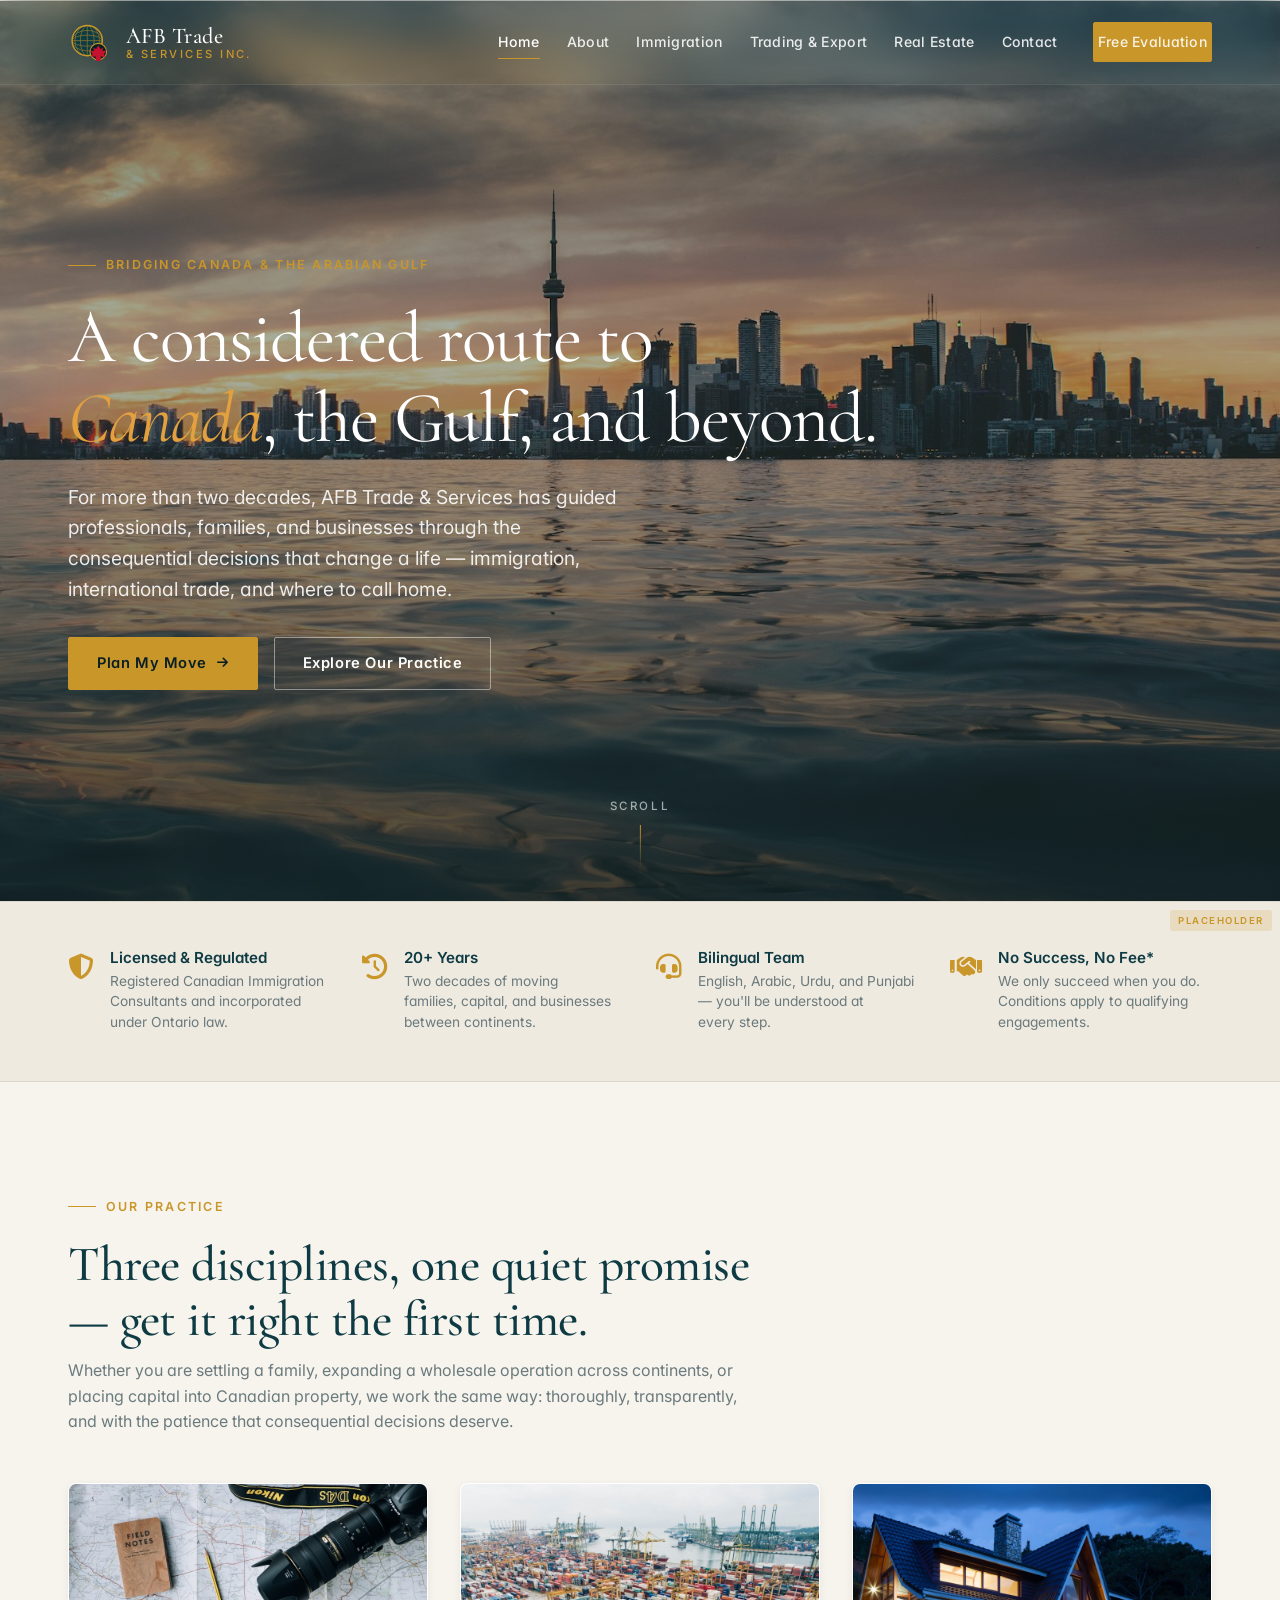
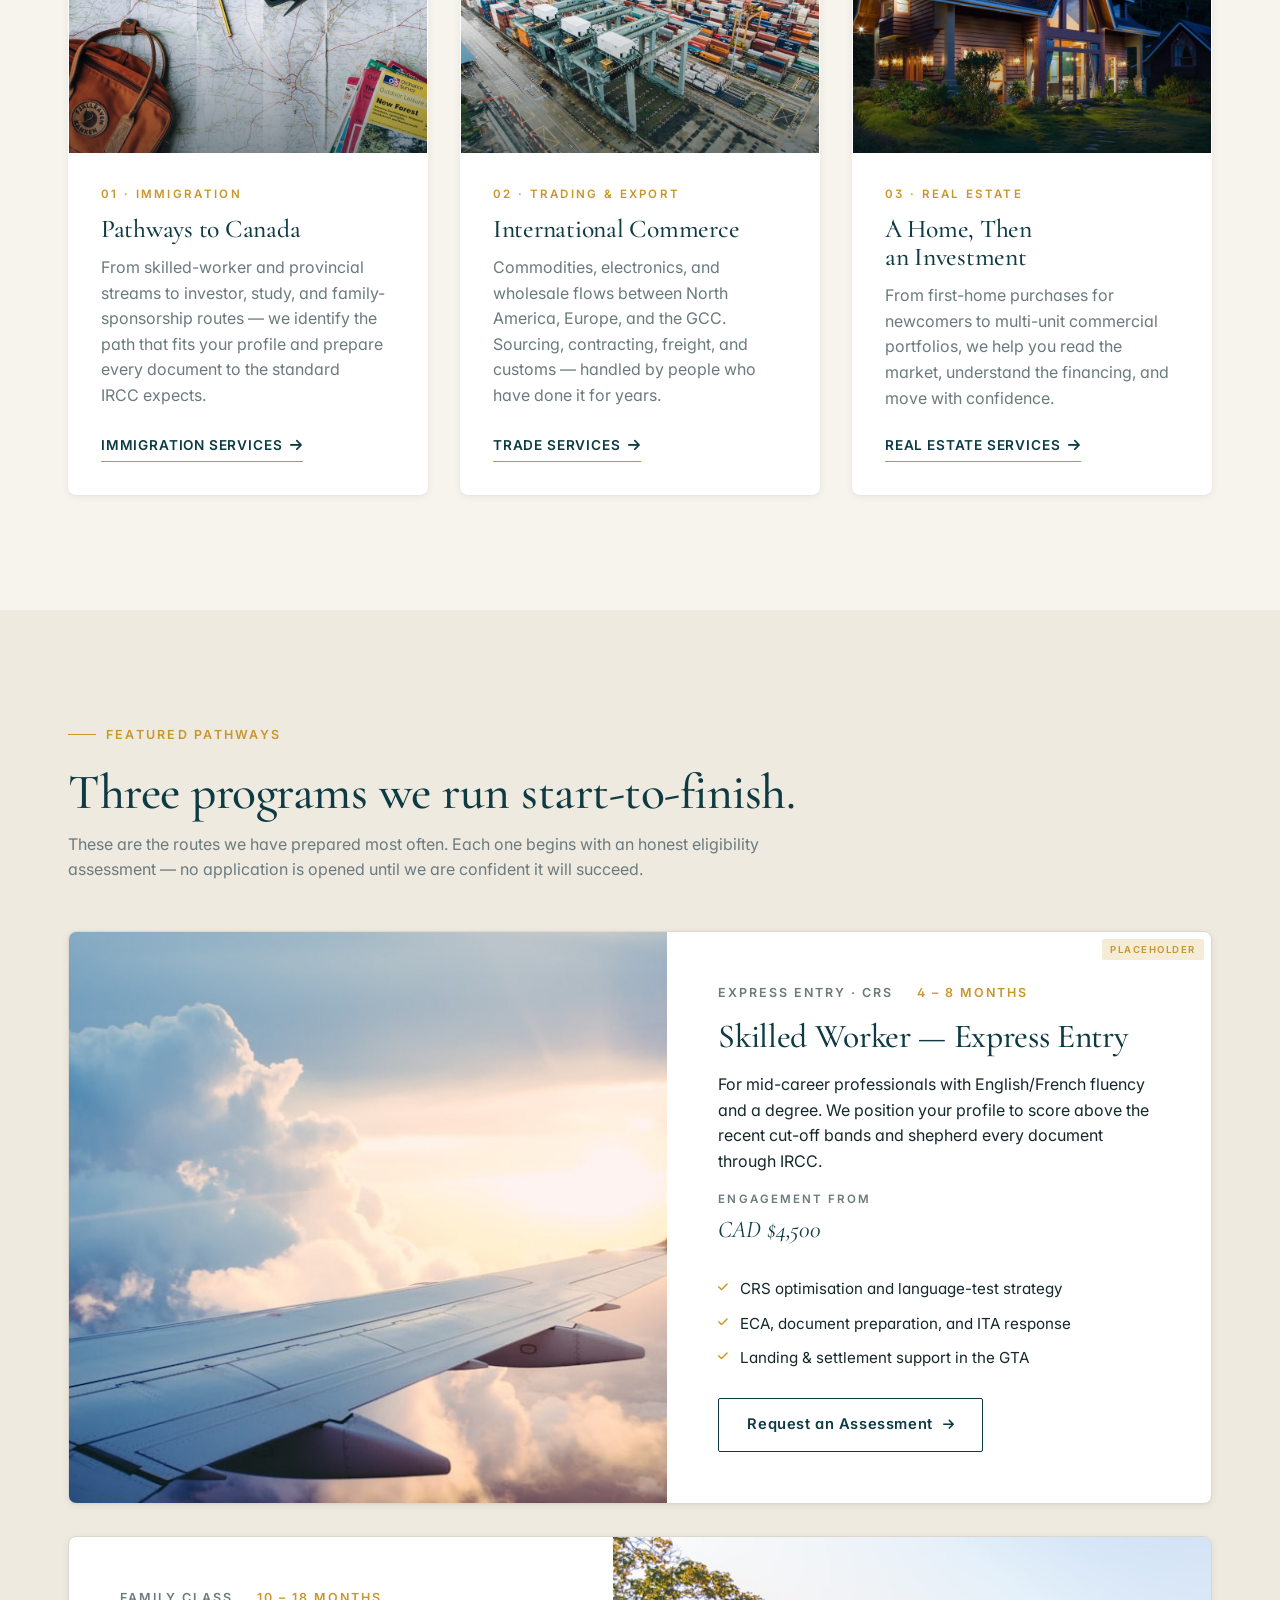
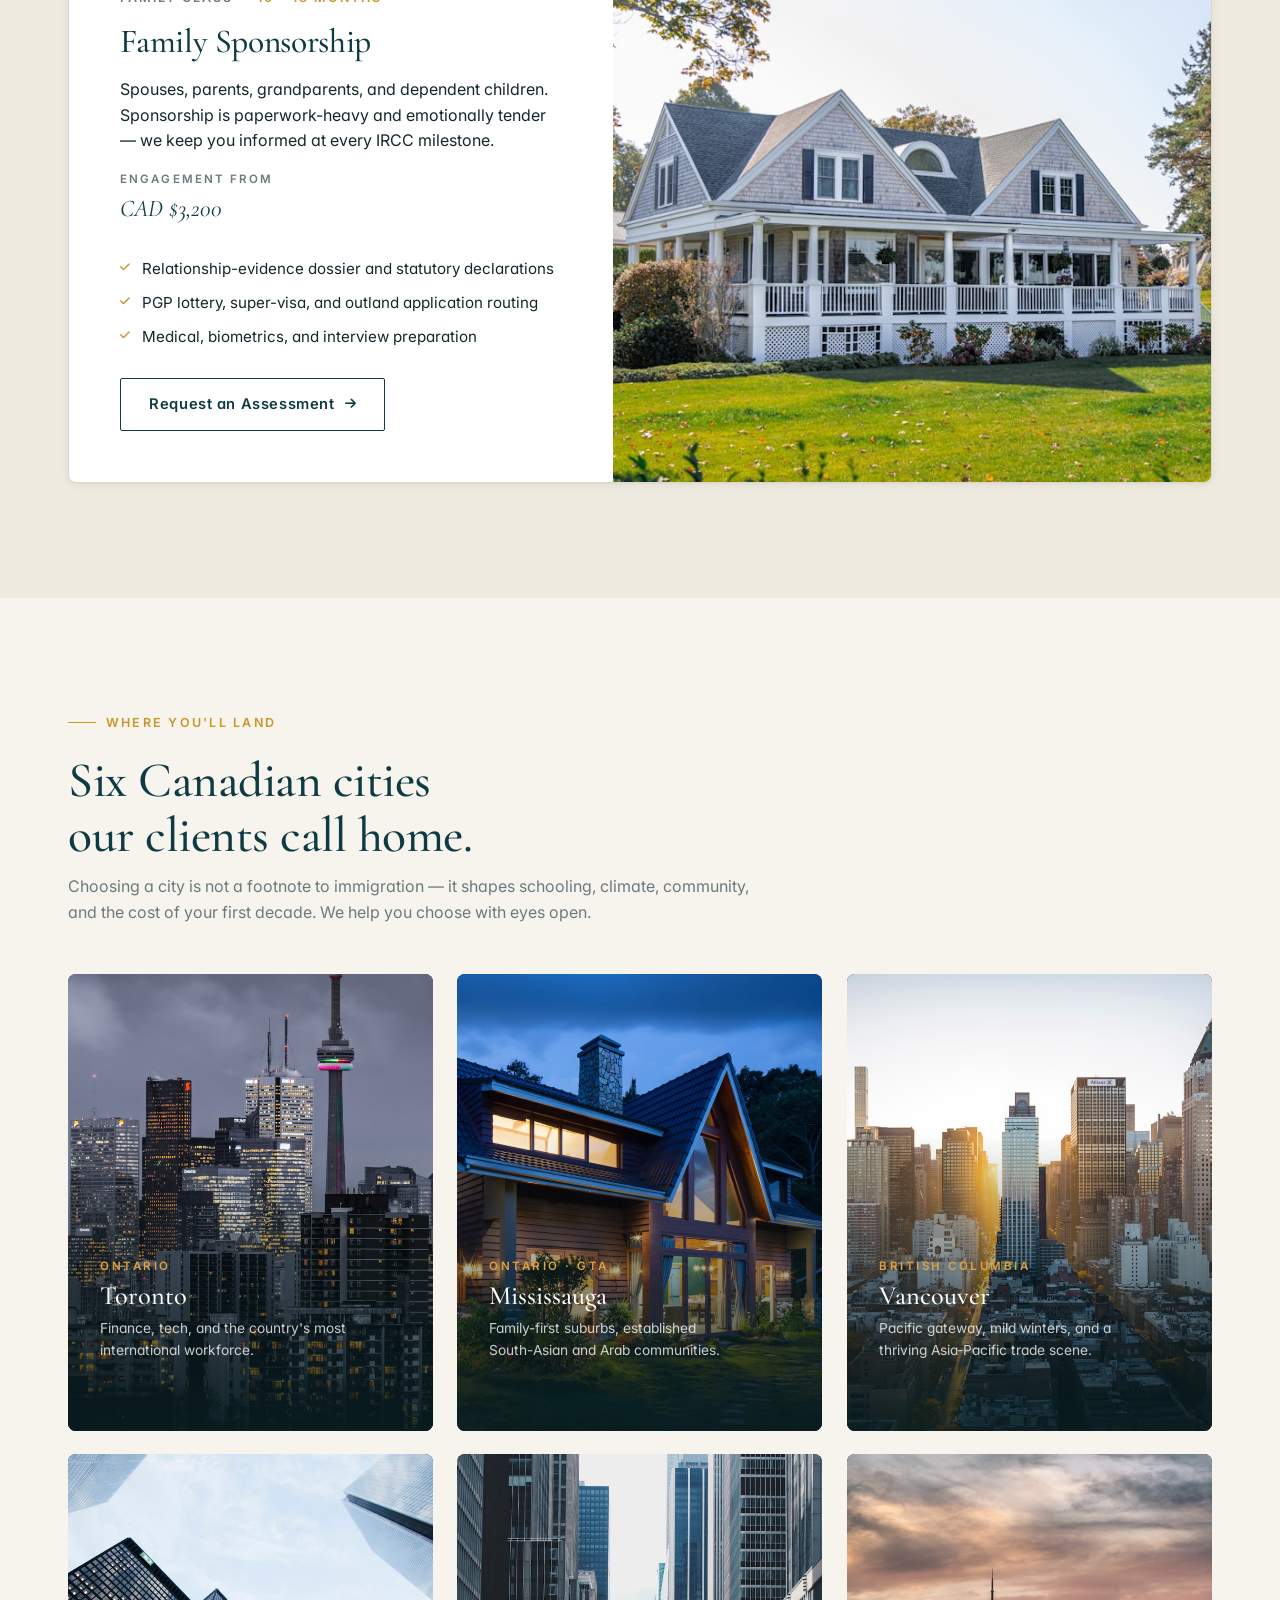
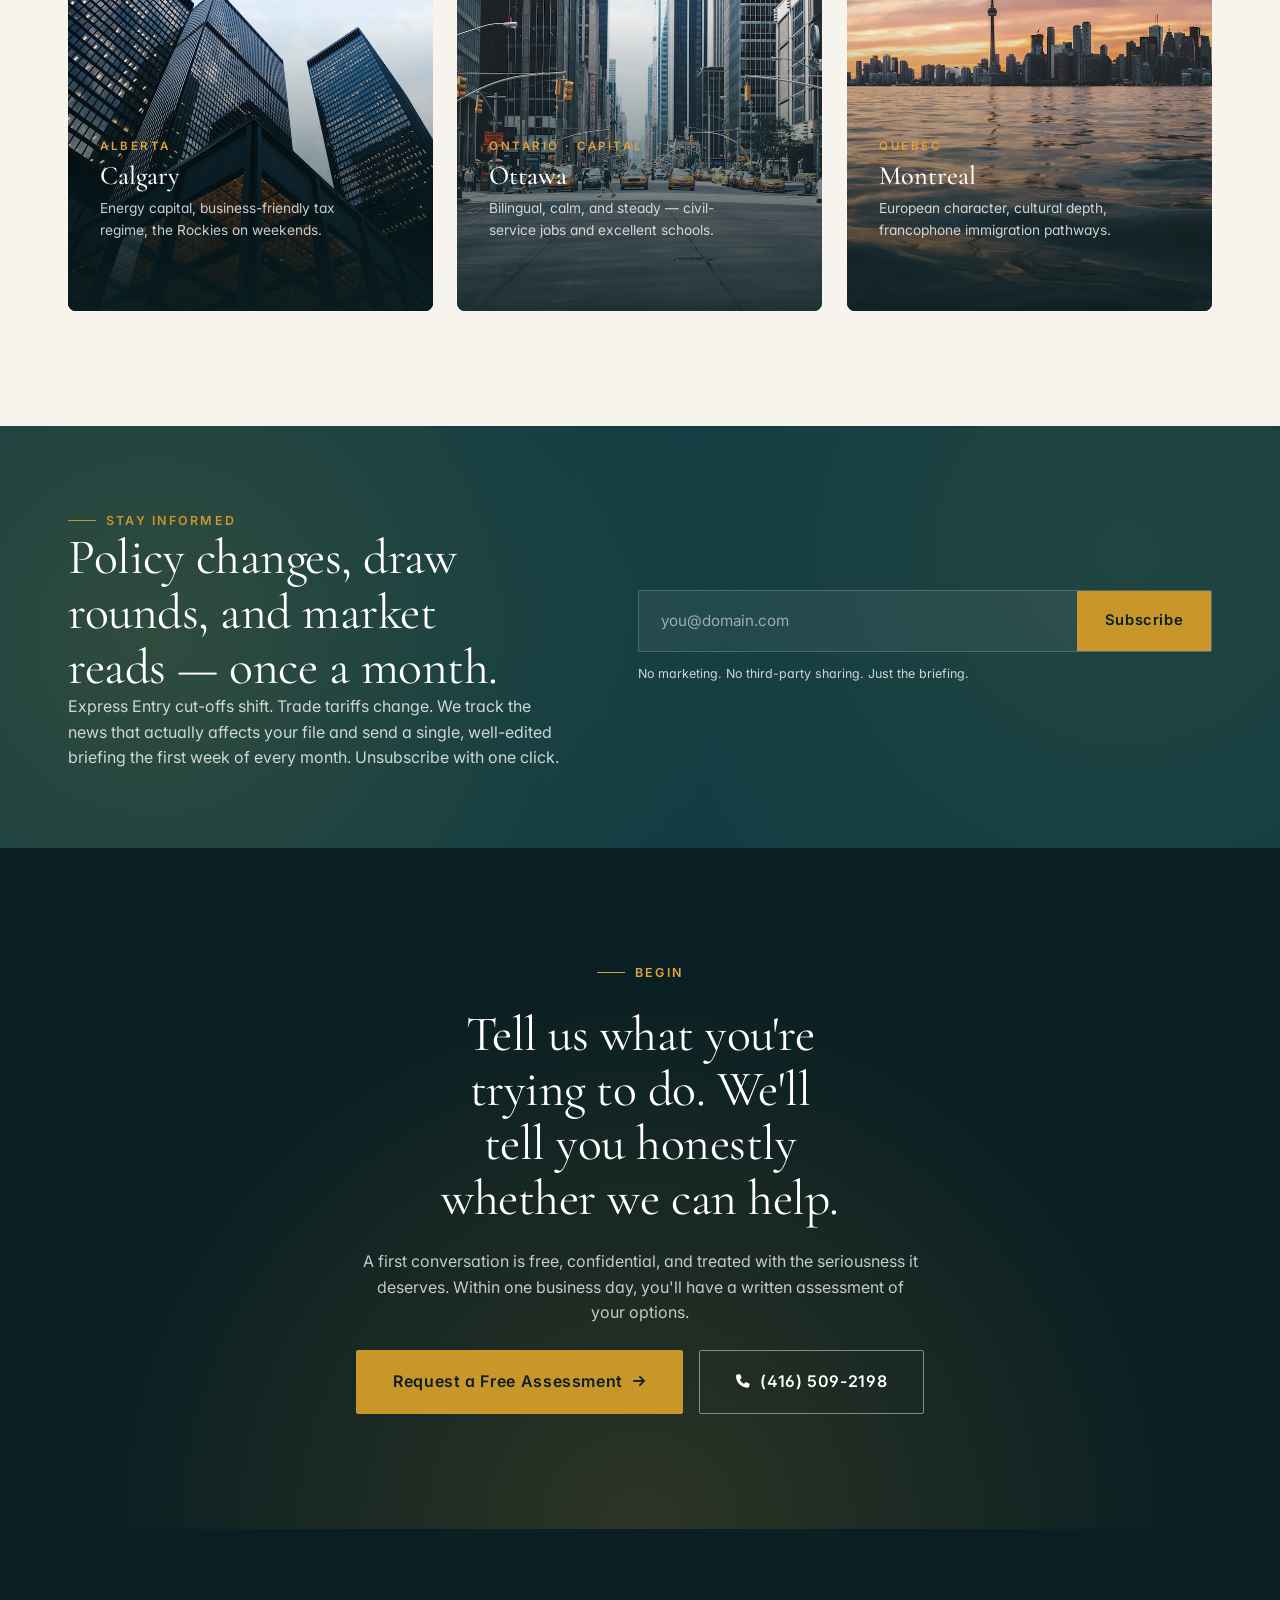
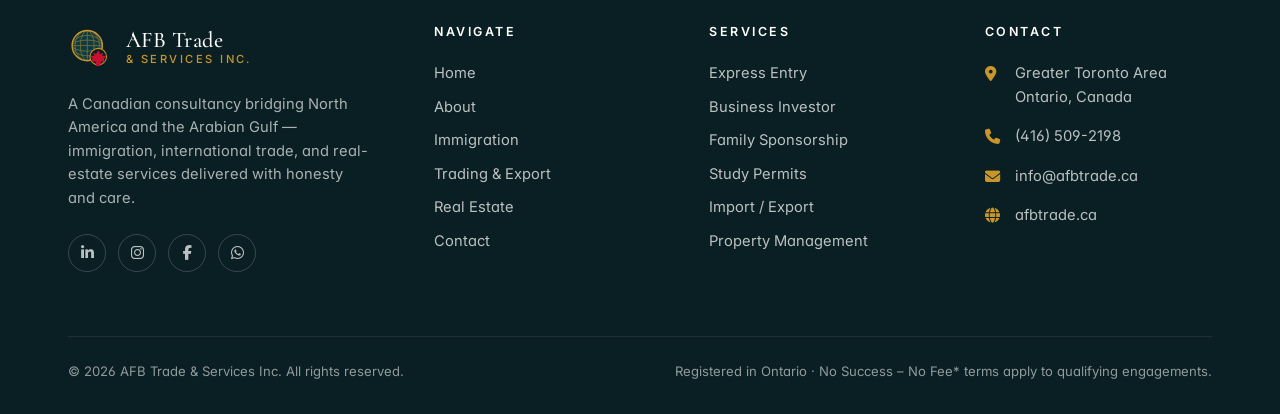
<file: index.html>
<!DOCTYPE html>
<html lang="en">
<head>
  <meta charset="UTF-8" />
  <meta name="viewport" content="width=device-width, initial-scale=1.0" />
  <title>AFB Trade &amp; Services Inc. — Bridging Canada and the Gulf</title>
  <meta name="description" content="A Canadian consultancy bridging North America and the Arabian Gulf. Professional immigration, international trade, and real-estate services delivered with honesty and care." />

  <!-- Favicon -->
  <link rel="icon" type="image/svg+xml" href="assets/images/favicon.svg" />

  <!-- Fonts -->
  <link rel="preconnect" href="https://fonts.googleapis.com" />
  <link rel="preconnect" href="https://fonts.gstatic.com" crossorigin />
  <link href="https://fonts.googleapis.com/css2?family=Cormorant+Garamond:ital,wght@0,400;0,500;0,600;1,400;1,500&family=Inter:wght@400;500;600;700&display=swap" rel="stylesheet" />

  <!-- Icons -->
  <link rel="stylesheet" href="https://cdnjs.cloudflare.com/ajax/libs/font-awesome/6.5.1/css/all.min.css" referrerpolicy="no-referrer" />

  <!-- Site styles -->
  <link rel="stylesheet" href="assets/css/styles.css" />
</head>
<body>

  <!-- ════════════════════════════════════════════════
       HEADER (transparent over the home hero)
       ════════════════════════════════════════════════ -->
  <header class="site-header on-dark-hero">
    <div class="header-inner">
      <a class="brand" href="index.html" aria-label="AFB Trade &amp; Services — home">
        <svg class="brand-mark" viewBox="0 0 64 64" xmlns="http://www.w3.org/2000/svg" aria-hidden="true">
          <defs><clipPath id="hdrGlobe"><circle cx="28" cy="30" r="22"/></clipPath></defs>
          <circle cx="28" cy="30" r="22" fill="#0E3B43"/>
          <g clip-path="url(#hdrGlobe)" fill="none" stroke="#C9962A" stroke-width="1" opacity="0.7">
            <line x1="6" y1="30" x2="50" y2="30"/>
            <ellipse cx="28" cy="30" rx="22" ry="8"/>
            <ellipse cx="28" cy="30" rx="22" ry="15"/>
            <line x1="28" y1="8" x2="28" y2="52"/>
            <ellipse cx="28" cy="30" rx="10" ry="22"/>
            <ellipse cx="28" cy="30" rx="18" ry="22"/>
          </g>
          <circle cx="28" cy="30" r="22" fill="none" stroke="#C9962A" stroke-width="2"/>
          <circle cx="44" cy="46" r="12" fill="#0A1F23"/>
          <circle cx="44" cy="46" r="12" fill="none" stroke="#C9962A" stroke-width="1.5"/>
          <g transform="translate(44 46) scale(0.22)">
            <path d="M 0,-42 L 14,-18 L 34,-26 L 26,-6 L 52,-4 L 38,14 L 44,38 L 18,30 L 14,62 L -14,62 L -18,30 L -44,38 L -38,14 L -52,-4 L -26,-6 L -34,-26 L -14,-18 Z" fill="#C41230"/>
          </g>
        </svg>
        <span class="brand-text">
          <span class="brand-name">AFB Trade</span>
          <span class="brand-tag">&amp; Services Inc.</span>
        </span>
      </a>

      <nav class="site-nav" aria-label="Primary">
        <a href="index.html" class="active">Home</a>
        <a href="about.html">About</a>
        <a href="immigration.html">Immigration</a>
        <a href="trading.html">Trading &amp; Export</a>
        <a href="real-estate.html">Real Estate</a>
        <a href="contact.html">Contact</a>
        <a href="contact.html" class="btn btn-accent btn-sm">Free Evaluation</a>
      </nav>

      <button class="hamburger" type="button" aria-label="Open menu" aria-expanded="false" aria-controls="mobileNav" onclick="toggleMobileNav()">
        <span></span><span></span><span></span>
      </button>
    </div>
  </header>

  <!-- Mobile drawer -->
  <nav class="mobile-nav" id="mobileNav" aria-label="Mobile">
    <a href="index.html" class="active">Home</a>
    <a href="about.html">About</a>
    <a href="immigration.html">Immigration</a>
    <a href="trading.html">Trading &amp; Export</a>
    <a href="real-estate.html">Real Estate</a>
    <a href="contact.html">Contact</a>
    <div class="mobile-meta">
      <span><i class="fa-solid fa-location-dot"></i>Greater Toronto Area, Canada</span>
      <span><i class="fa-solid fa-phone"></i><a href="tel:+14165092198" style="color:inherit;">(416) 509-2198</a></span>
      <span><i class="fa-solid fa-envelope"></i><a href="mailto:info@afbtrade.ca" style="color:inherit;">info@afbtrade.ca</a></span>
    </div>
  </nav>

  <main>

    <!-- ════════════════════════════════════════════════
         HERO
         ════════════════════════════════════════════════ -->
    <section class="hero" aria-label="Hero">
      <div class="hero-bg">
        <img src="assets/images/hero-home.jpg"
             alt="Toronto city skyline at golden hour, viewed across Lake Ontario." />
      </div>
      <div class="container">
        <div class="hero-inner">
          <span class="eyebrow">Bridging Canada &amp; the Arabian Gulf</span>
          <h1>A considered route to <em>Canada</em>, the Gulf, and beyond.</h1>
          <p>For more than two decades, AFB Trade &amp; Services has guided professionals, families, and businesses through the consequential decisions that change a life — immigration, international trade, and where to call home.</p>
          <div class="hero-actions">
            <a href="contact.html" class="btn btn-accent">Plan My Move <i class="fa-solid fa-arrow-right"></i></a>
            <a href="#practice" class="btn btn-outline">Explore Our Practice</a>
          </div>
        </div>
      </div>
      <div class="hero-scroll" aria-hidden="true">Scroll</div>
    </section>

    <!-- ════════════════════════════════════════════════
         TRUST STRIP  (placeholder copy — see checklist)
         ════════════════════════════════════════════════ -->
    <section class="trust" aria-label="Why work with AFB Trade" data-placeholder>
      <div class="container">
        <div class="trust-grid">
          <div class="trust-item animate-on-scroll">
            <i class="fa-solid fa-shield-halved" aria-hidden="true"></i>
            <div>
              <h4>Licensed &amp; Regulated</h4>
              <p>Registered Canadian Immigration Consultants and incorporated under Ontario law.</p>
            </div>
          </div>
          <div class="trust-item animate-on-scroll" data-delay="100">
            <i class="fa-solid fa-clock-rotate-left" aria-hidden="true"></i>
            <div>
              <h4>20+ Years</h4>
              <p>Two decades of moving families, capital, and businesses between continents.</p>
            </div>
          </div>
          <div class="trust-item animate-on-scroll" data-delay="200">
            <i class="fa-solid fa-headset" aria-hidden="true"></i>
            <div>
              <h4>Bilingual Team</h4>
              <p>English, Arabic, Urdu, and Punjabi — you'll be understood at every step.</p>
            </div>
          </div>
          <div class="trust-item animate-on-scroll" data-delay="300">
            <i class="fa-solid fa-handshake" aria-hidden="true"></i>
            <div>
              <h4>No Success, No Fee*</h4>
              <p>We only succeed when you do. Conditions apply to qualifying engagements.</p>
            </div>
          </div>
        </div>
      </div>
    </section>

    <!-- ════════════════════════════════════════════════
         PRACTICE AREAS
         ════════════════════════════════════════════════ -->
    <section class="section" id="practice">
      <div class="container">
        <div class="section-title animate-on-scroll">
          <span class="eyebrow">Our Practice</span>
          <h2>Three disciplines, one quiet promise — get it right the first time.</h2>
          <p class="text-muted">Whether you are settling a family, expanding a wholesale operation across continents, or placing capital into Canadian property, we work the same way: thoroughly, transparently, and with the patience that consequential decisions deserve.</p>
        </div>

        <div class="practice-grid">
          <article class="practice-card animate-on-scroll">
            <div class="card-media">
              <img src="assets/images/card-immigration.jpg"
                   alt="Modern downtown architecture in Toronto, Ontario." />
            </div>
            <div class="card-body">
              <span class="card-eyebrow">01 · Immigration</span>
              <h3>Pathways to Canada</h3>
              <p>From skilled-worker and provincial streams to investor, study, and family-sponsorship routes — we identify the path that fits your profile and prepare every document to the standard IRCC expects.</p>
              <a href="immigration.html" class="card-link">Immigration services <i class="fa-solid fa-arrow-right"></i></a>
            </div>
          </article>

          <article class="practice-card animate-on-scroll" data-delay="100">
            <div class="card-media">
              <img src="assets/images/card-trading.jpg"
                   alt="Container ship docked at an international port, viewed from above." />
            </div>
            <div class="card-body">
              <span class="card-eyebrow">02 · Trading &amp; Export</span>
              <h3>International Commerce</h3>
              <p>Commodities, electronics, and wholesale flows between North America, Europe, and the GCC. Sourcing, contracting, freight, and customs — handled by people who have done it for years.</p>
              <a href="trading.html" class="card-link">Trade services <i class="fa-solid fa-arrow-right"></i></a>
            </div>
          </article>

          <article class="practice-card animate-on-scroll" data-delay="200">
            <div class="card-media">
              <img src="assets/images/card-realestate.jpg"
                   alt="Contemporary Canadian residential architecture set against trees." />
            </div>
            <div class="card-body">
              <span class="card-eyebrow">03 · Real Estate</span>
              <h3>A Home, Then an Investment</h3>
              <p>From first-home purchases for newcomers to multi-unit commercial portfolios, we help you read the market, understand the financing, and move with confidence.</p>
              <a href="real-estate.html" class="card-link">Real estate services <i class="fa-solid fa-arrow-right"></i></a>
            </div>
          </article>
        </div>
      </div>
    </section>

    <!-- ════════════════════════════════════════════════
         FEATURED PROGRAMS (horizontal cards)
         ════════════════════════════════════════════════ -->
    <section class="section bg-cream-alt" aria-label="Featured immigration programs">
      <div class="container">
        <div class="section-title animate-on-scroll">
          <span class="eyebrow">Featured Pathways</span>
          <h2>Three programs we run start-to-finish.</h2>
          <p class="text-muted">These are the routes we have prepared most often. Each one begins with an honest eligibility assessment — no application is opened until we are confident it will succeed.</p>
        </div>

        <div class="programs" data-placeholder>
          <article class="program-card animate-on-scroll">
            <div class="program-media">
              <img src="assets/images/prog-express-entry.jpg"
                   alt="A Canadian passport resting on a wooden surface beside a notebook." />
            </div>
            <div class="program-body">
              <div class="program-meta">
                <span>Express Entry · CRS</span>
                <span><strong>4 – 8 months</strong></span>
              </div>
              <h3>Skilled Worker — Express Entry</h3>
              <p>For mid-career professionals with English/French fluency and a degree. We position your profile to score above the recent cut-off bands and shepherd every document through IRCC.</p>
              <p class="program-price"><small>Engagement from</small>CAD&nbsp;$4,500</p>
              <ul class="bullets">
                <li><i class="fa-solid fa-check"></i>CRS optimisation and language-test strategy</li>
                <li><i class="fa-solid fa-check"></i>ECA, document preparation, and ITA response</li>
                <li><i class="fa-solid fa-check"></i>Landing &amp; settlement support in the GTA</li>
              </ul>
              <a href="contact.html" class="btn btn-outline-dark">Request an Assessment <i class="fa-solid fa-arrow-right"></i></a>
            </div>
          </article>

          <!-- HIDDEN: Business & Investor program card
          <article class="program-card animate-on-scroll">
            <div class="program-media">
              <img src="assets/images/prog-business.jpg"
                   alt="Two professionals shaking hands across a glass conference table." />
            </div>
            <div class="program-body">
              <div class="program-meta">
                <span>Business / Investor</span>
                <span><strong>9 – 14 months</strong></span>
              </div>
              <h3>Business &amp; Investor Stream</h3>
              <p>For founders, executives, and high-net-worth families. We map the right provincial program to your business, your capital, and the city you actually want to live in.</p>
              <p class="program-price"><small>Engagement from</small>CAD&nbsp;$12,000</p>
              <ul class="bullets">
                <li><i class="fa-solid fa-check"></i>Provincial program selection &amp; business plan</li>
                <li><i class="fa-solid fa-check"></i>Net-worth verification and source-of-funds dossier</li>
                <li><i class="fa-solid fa-check"></i>Performance-agreement monitoring post-landing</li>
              </ul>
              <a href="contact.html" class="btn btn-outline-dark">Request an Assessment <i class="fa-solid fa-arrow-right"></i></a>
            </div>
          </article>
          -->

          <article class="program-card animate-on-scroll">
            <div class="program-media">
              <img src="assets/images/prog-family.jpg"
                   alt="A family walking together in a Canadian park in late autumn." />
            </div>
            <div class="program-body">
              <div class="program-meta">
                <span>Family Class</span>
                <span><strong>10 – 18 months</strong></span>
              </div>
              <h3>Family Sponsorship</h3>
              <p>Spouses, parents, grandparents, and dependent children. Sponsorship is paperwork-heavy and emotionally tender — we keep you informed at every IRCC milestone.</p>
              <p class="program-price"><small>Engagement from</small>CAD&nbsp;$3,200</p>
              <ul class="bullets">
                <li><i class="fa-solid fa-check"></i>Relationship-evidence dossier and statutory declarations</li>
                <li><i class="fa-solid fa-check"></i>PGP lottery, super-visa, and outland application routing</li>
                <li><i class="fa-solid fa-check"></i>Medical, biometrics, and interview preparation</li>
              </ul>
              <a href="contact.html" class="btn btn-outline-dark">Request an Assessment <i class="fa-solid fa-arrow-right"></i></a>
            </div>
          </article>
        </div>
      </div>
    </section>

    <!-- ════════════════════════════════════════════════
         WHERE YOU'LL LAND (6 city cards)
         ════════════════════════════════════════════════ -->
    <section class="section">
      <div class="container">
        <div class="section-title animate-on-scroll">
          <span class="eyebrow">Where You'll Land</span>
          <h2>Six Canadian cities our clients call home.</h2>
          <p class="text-muted">Choosing a city is not a footnote to immigration — it shapes schooling, climate, community, and the cost of your first decade. We help you choose with eyes open.</p>
        </div>

        <div class="dest-grid">
          <a class="dest-card animate-on-scroll" href="contact.html" aria-label="Toronto, Ontario">
            <img src="assets/images/city-toronto.jpg" alt="The CN Tower above downtown Toronto at dusk." />
            <div class="dest-body">
              <span class="dest-kicker">Ontario</span>
              <span class="dest-title">Toronto</span>
              <span class="dest-meta">Finance, tech, and the country's most international workforce.</span>
              <span class="dest-cta">Explore <i class="fa-solid fa-arrow-right"></i></span>
            </div>
          </a>

          <a class="dest-card animate-on-scroll" data-delay="100" href="contact.html" aria-label="Mississauga, Ontario">
            <img src="assets/images/city-mississauga.jpg" alt="A Mississauga residential street with rows of family homes." />
            <div class="dest-body">
              <span class="dest-kicker">Ontario · GTA</span>
              <span class="dest-title">Mississauga</span>
              <span class="dest-meta">Family-first suburbs, established South-Asian and Arab communities.</span>
              <span class="dest-cta">Explore <i class="fa-solid fa-arrow-right"></i></span>
            </div>
          </a>

          <a class="dest-card animate-on-scroll" data-delay="200" href="contact.html" aria-label="Vancouver, British Columbia">
            <img src="assets/images/city-vancouver.jpg" alt="Vancouver skyline against the North Shore mountains." />
            <div class="dest-body">
              <span class="dest-kicker">British Columbia</span>
              <span class="dest-title">Vancouver</span>
              <span class="dest-meta">Pacific gateway, mild winters, and a thriving Asia-Pacific trade scene.</span>
              <span class="dest-cta">Explore <i class="fa-solid fa-arrow-right"></i></span>
            </div>
          </a>

          <a class="dest-card animate-on-scroll" href="contact.html" aria-label="Calgary, Alberta">
            <img src="assets/images/city-calgary.jpg" alt="Calgary's downtown towers with the Rocky Mountains in the distance." />
            <div class="dest-body">
              <span class="dest-kicker">Alberta</span>
              <span class="dest-title">Calgary</span>
              <span class="dest-meta">Energy capital, business-friendly tax regime, the Rockies on weekends.</span>
              <span class="dest-cta">Explore <i class="fa-solid fa-arrow-right"></i></span>
            </div>
          </a>

          <a class="dest-card animate-on-scroll" data-delay="100" href="contact.html" aria-label="Ottawa, Ontario">
            <img src="assets/images/city-ottawa.jpg" alt="Canada's Parliament buildings on the Ottawa River." />
            <div class="dest-body">
              <span class="dest-kicker">Ontario · Capital</span>
              <span class="dest-title">Ottawa</span>
              <span class="dest-meta">Bilingual, calm, and steady — civil-service jobs and excellent schools.</span>
              <span class="dest-cta">Explore <i class="fa-solid fa-arrow-right"></i></span>
            </div>
          </a>

          <a class="dest-card animate-on-scroll" data-delay="200" href="contact.html" aria-label="Montreal, Quebec">
            <img src="assets/images/city-montreal.jpg" alt="Cobblestone streets in Montreal's Old Port at evening." />
            <div class="dest-body">
              <span class="dest-kicker">Quebec</span>
              <span class="dest-title">Montreal</span>
              <span class="dest-meta">European character, cultural depth, francophone immigration pathways.</span>
              <span class="dest-cta">Explore <i class="fa-solid fa-arrow-right"></i></span>
            </div>
          </a>
        </div>
      </div>
    </section>

    <!-- ════════════════════════════════════════════════
         NEWSLETTER
         ════════════════════════════════════════════════ -->
    <section class="newsletter section-tight" aria-label="Newsletter signup">
      <div class="container">
        <div class="animate-on-scroll">
          <span class="eyebrow">Stay Informed</span>
          <h2>Policy changes, draw rounds, and market reads — once a month.</h2>
          <p>Express Entry cut-offs shift. Trade tariffs change. We track the news that actually affects your file and send a single, well-edited briefing the first week of every month. Unsubscribe with one click.</p>
        </div>
        <div class="animate-on-scroll" data-delay="100">
          <form class="newsletter-form" novalidate>
            <label for="newsletterEmail" class="sr-only" style="position:absolute; left:-9999px;">Email</label>
            <input id="newsletterEmail" type="email" name="email" placeholder="you@domain.com" required />
            <button type="submit">Subscribe</button>
          </form>
          <p class="newsletter-fine">No marketing. No third-party sharing. Just the briefing.</p>
        </div>
      </div>
    </section>

    <!-- ════════════════════════════════════════════════
         FINAL CTA
         ════════════════════════════════════════════════ -->
    <section class="cta-final section">
      <div class="container">
        <span class="eyebrow animate-on-scroll" style="color: var(--color-accent-2);">Begin</span>
        <h2 class="animate-on-scroll">Tell us what you're trying to do. We'll tell you honestly whether we can help.</h2>
        <p class="animate-on-scroll" data-delay="100">A first conversation is free, confidential, and treated with the seriousness it deserves. Within one business day, you'll have a written assessment of your options.</p>
        <div class="hero-actions animate-on-scroll" data-delay="200">
          <a href="contact.html" class="btn btn-accent btn-lg">Request a Free Assessment <i class="fa-solid fa-arrow-right"></i></a>
          <a href="tel:+14165092198" class="btn btn-outline btn-lg"><i class="fa-solid fa-phone"></i> (416) 509-2198</a>
        </div>
      </div>
    </section>

  </main>

  <!-- ════════════════════════════════════════════════
       FOOTER
       ════════════════════════════════════════════════ -->
  <footer class="footer">
    <div class="container">
      <div class="footer-grid">
        <div class="footer-col footer-about">
          <a class="brand" href="index.html" aria-label="AFB Trade &amp; Services">
            <svg class="brand-mark" viewBox="0 0 64 64" xmlns="http://www.w3.org/2000/svg" aria-hidden="true">
              <defs><clipPath id="ftrGlobe"><circle cx="28" cy="30" r="22"/></clipPath></defs>
              <circle cx="28" cy="30" r="22" fill="#0E3B43"/>
              <g clip-path="url(#ftrGlobe)" fill="none" stroke="#C9962A" stroke-width="1" opacity="0.7">
                <line x1="6" y1="30" x2="50" y2="30"/>
                <ellipse cx="28" cy="30" rx="22" ry="8"/>
                <ellipse cx="28" cy="30" rx="22" ry="15"/>
                <line x1="28" y1="8" x2="28" y2="52"/>
                <ellipse cx="28" cy="30" rx="10" ry="22"/>
                <ellipse cx="28" cy="30" rx="18" ry="22"/>
              </g>
              <circle cx="28" cy="30" r="22" fill="none" stroke="#C9962A" stroke-width="2"/>
              <circle cx="44" cy="46" r="12" fill="#0A1F23"/>
              <circle cx="44" cy="46" r="12" fill="none" stroke="#C9962A" stroke-width="1.5"/>
              <g transform="translate(44 46) scale(0.22)">
                <path d="M 0,-42 L 14,-18 L 34,-26 L 26,-6 L 52,-4 L 38,14 L 44,38 L 18,30 L 14,62 L -14,62 L -18,30 L -44,38 L -38,14 L -52,-4 L -26,-6 L -34,-26 L -14,-18 Z" fill="#C41230"/>
              </g>
            </svg>
            <span class="brand-text">
              <span class="brand-name">AFB Trade</span>
              <span class="brand-tag">&amp; Services Inc.</span>
            </span>
          </a>
          <p>A Canadian consultancy bridging North America and the Arabian Gulf — immigration, international trade, and real-estate services delivered with honesty and care.</p>
          <div class="footer-social">
            <a href="#" aria-label="LinkedIn"><i class="fa-brands fa-linkedin-in"></i></a>
            <a href="#" aria-label="Instagram"><i class="fa-brands fa-instagram"></i></a>
            <a href="#" aria-label="Facebook"><i class="fa-brands fa-facebook-f"></i></a>
            <a href="#" aria-label="WhatsApp"><i class="fa-brands fa-whatsapp"></i></a>
          </div>
        </div>

        <div class="footer-col">
          <h4>Navigate</h4>
          <ul class="footer-links">
            <li><a href="index.html">Home</a></li>
            <li><a href="about.html">About</a></li>
            <li><a href="immigration.html">Immigration</a></li>
            <li><a href="trading.html">Trading &amp; Export</a></li>
            <li><a href="real-estate.html">Real Estate</a></li>
            <li><a href="contact.html">Contact</a></li>
          </ul>
        </div>

        <div class="footer-col">
          <h4>Services</h4>
          <ul class="footer-links">
            <li><a href="immigration.html">Express Entry</a></li>
            <li><a href="immigration.html">Business Investor</a></li>
            <li><a href="immigration.html">Family Sponsorship</a></li>
            <li><a href="immigration.html">Study Permits</a></li>
            <li><a href="trading.html">Import / Export</a></li>
            <li><a href="real-estate.html">Property Management</a></li>
          </ul>
        </div>

        <div class="footer-col">
          <h4>Contact</h4>
          <ul class="footer-contact">
            <li>
              <i class="fa-solid fa-location-dot"></i>
              <span>Greater Toronto Area<br />Ontario, Canada</span>
            </li>
            <li>
              <i class="fa-solid fa-phone"></i>
              <a href="tel:+14165092198">(416) 509-2198</a>
            </li>
            <li>
              <i class="fa-solid fa-envelope"></i>
              <a href="mailto:info@afbtrade.ca">info@afbtrade.ca</a>
            </li>
            <li>
              <i class="fa-solid fa-globe"></i>
              <a href="https://afbtrade.ca">afbtrade.ca</a>
            </li>
          </ul>
        </div>
      </div>

      <div class="footer-bottom">
        <p>&copy; <span data-year>2026</span> AFB Trade &amp; Services Inc. All rights reserved.</p>
        <p>Registered in Ontario · No&nbsp;Success&nbsp;–&nbsp;No&nbsp;Fee* terms apply to qualifying engagements.</p>
      </div>
    </div>
  </footer>

  <script src="assets/js/main.js"></script>
</body>
</html>
</file>
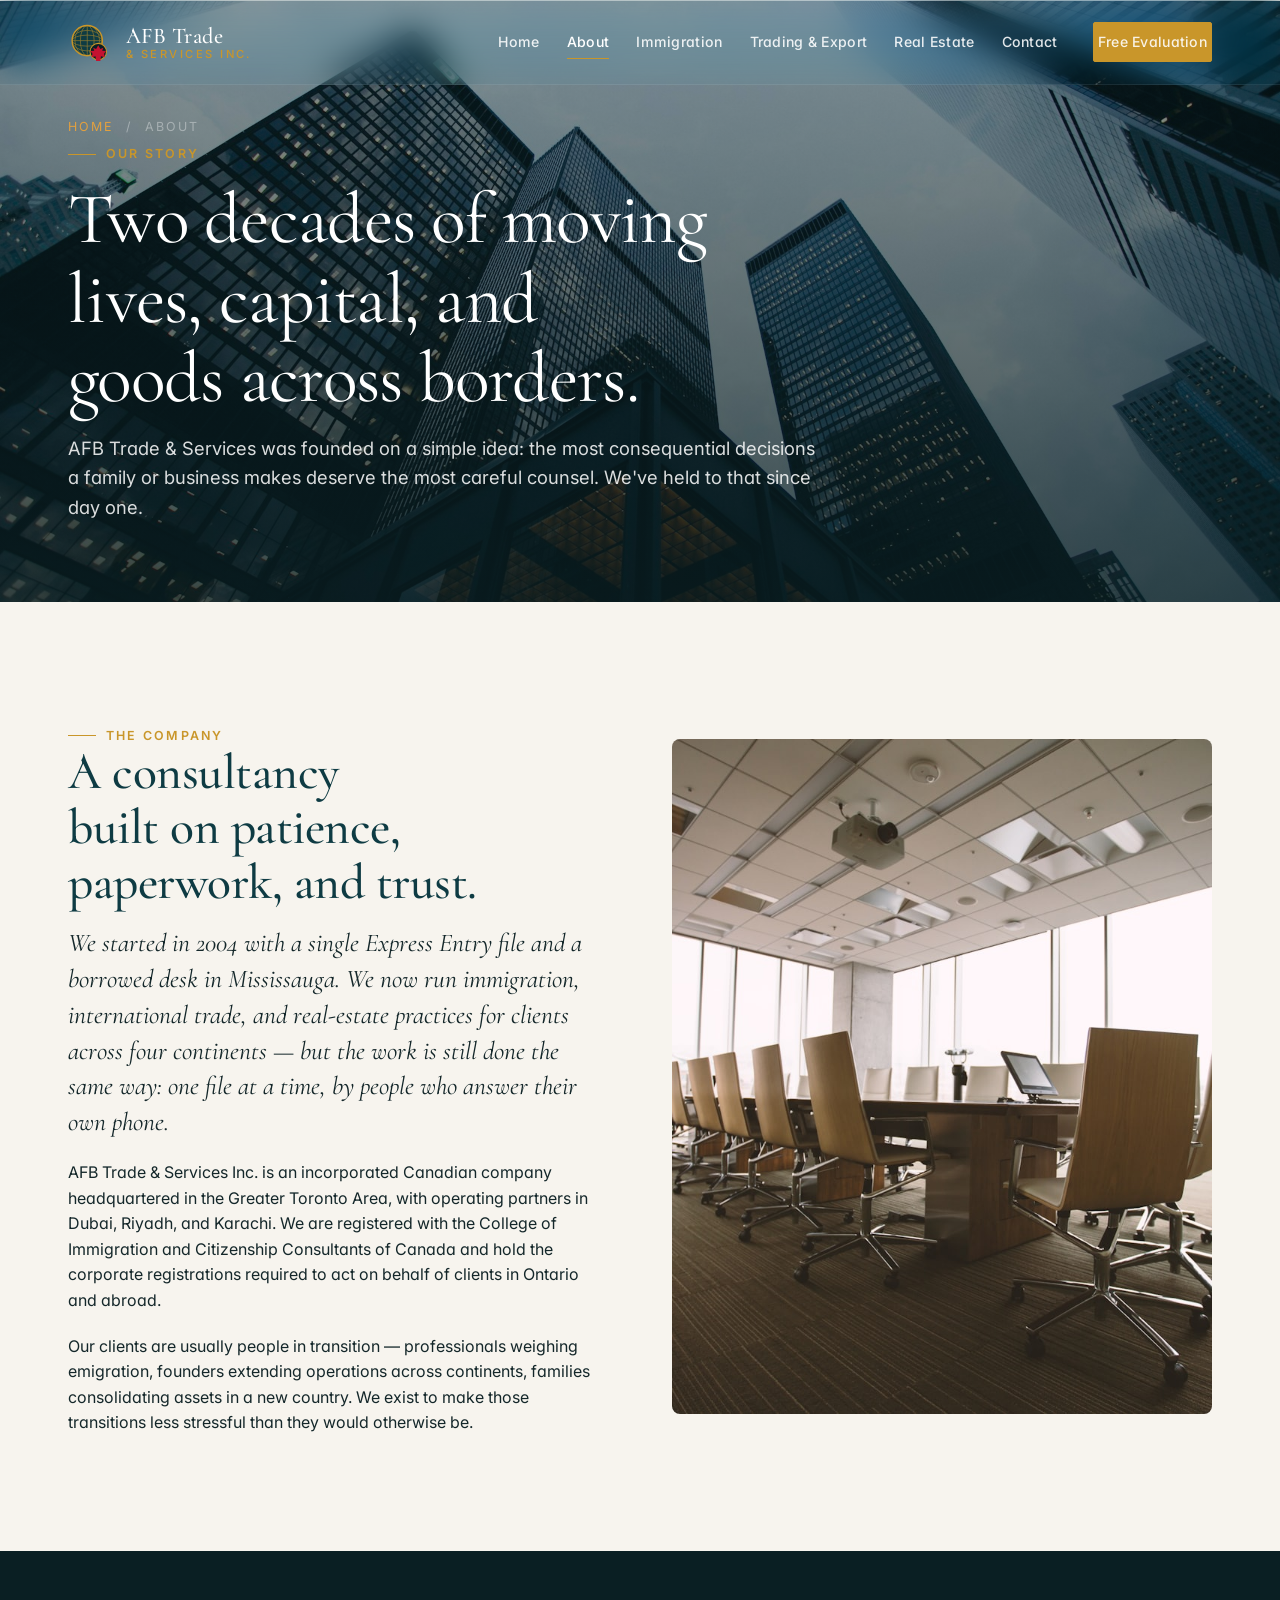
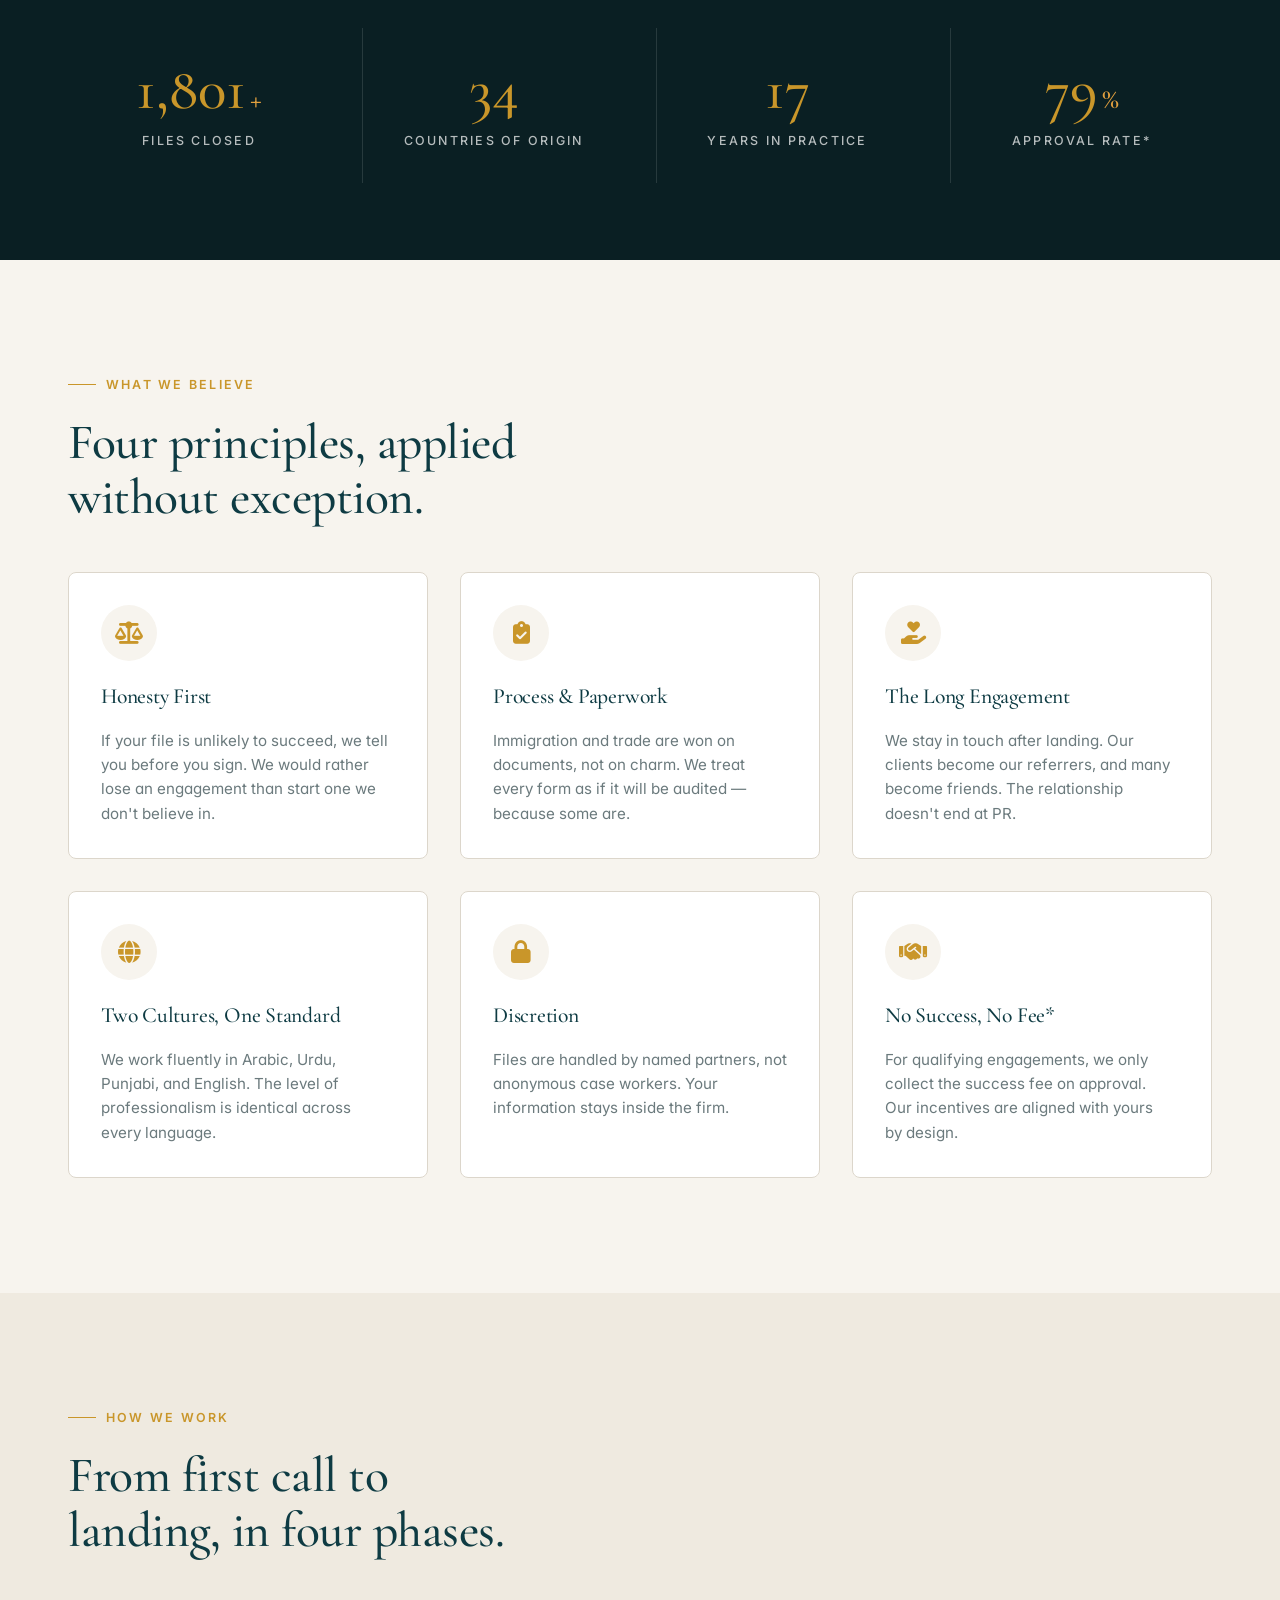
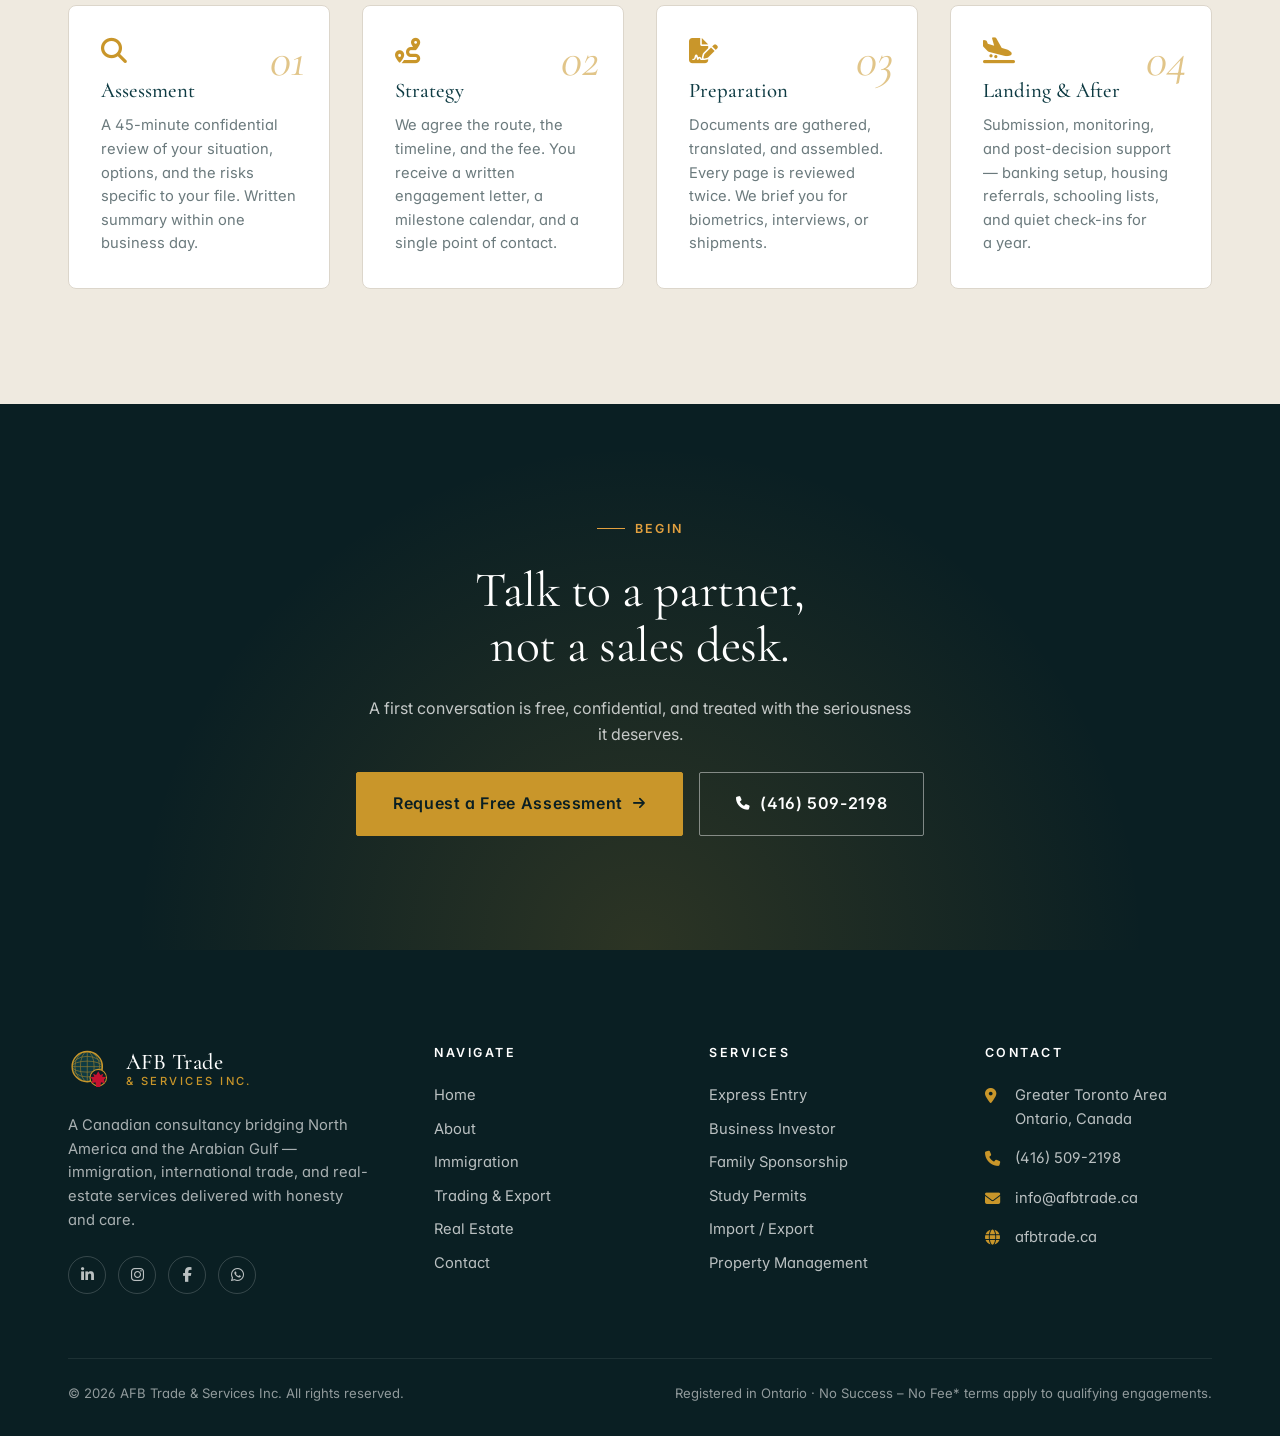
<file: about.html>
<!DOCTYPE html>
<html lang="en">
<head>
  <meta charset="UTF-8" />
  <meta name="viewport" content="width=device-width, initial-scale=1.0" />
  <title>About — AFB Trade &amp; Services Inc.</title>
  <meta name="description" content="AFB Trade & Services Inc. is a Canadian consultancy bridging North America and the Arabian Gulf. Our story and the principles that guide every engagement." />
  <link rel="icon" type="image/svg+xml" href="assets/images/favicon.svg" />
  <link rel="preconnect" href="https://fonts.googleapis.com" />
  <link rel="preconnect" href="https://fonts.gstatic.com" crossorigin />
  <link href="https://fonts.googleapis.com/css2?family=Cormorant+Garamond:ital,wght@0,400;0,500;0,600;1,400;1,500&family=Inter:wght@400;500;600;700&display=swap" rel="stylesheet" />
  <link rel="stylesheet" href="https://cdnjs.cloudflare.com/ajax/libs/font-awesome/6.5.1/css/all.min.css" referrerpolicy="no-referrer" />
  <link rel="stylesheet" href="assets/css/styles.css" />
</head>
<body>

  <header class="site-header on-dark-hero">
    <div class="header-inner">
      <a class="brand" href="index.html" aria-label="AFB Trade &amp; Services — home">
        <svg class="brand-mark" viewBox="0 0 64 64" xmlns="http://www.w3.org/2000/svg" aria-hidden="true">
          <defs><clipPath id="hdrGlobe"><circle cx="28" cy="30" r="22"/></clipPath></defs>
          <circle cx="28" cy="30" r="22" fill="#0E3B43"/>
          <g clip-path="url(#hdrGlobe)" fill="none" stroke="#C9962A" stroke-width="1" opacity="0.7">
            <line x1="6" y1="30" x2="50" y2="30"/><ellipse cx="28" cy="30" rx="22" ry="8"/><ellipse cx="28" cy="30" rx="22" ry="15"/>
            <line x1="28" y1="8" x2="28" y2="52"/><ellipse cx="28" cy="30" rx="10" ry="22"/><ellipse cx="28" cy="30" rx="18" ry="22"/>
          </g>
          <circle cx="28" cy="30" r="22" fill="none" stroke="#C9962A" stroke-width="2"/>
          <circle cx="44" cy="46" r="12" fill="#0A1F23"/>
          <circle cx="44" cy="46" r="12" fill="none" stroke="#C9962A" stroke-width="1.5"/>
          <g transform="translate(44 46) scale(0.22)"><path d="M 0,-42 L 14,-18 L 34,-26 L 26,-6 L 52,-4 L 38,14 L 44,38 L 18,30 L 14,62 L -14,62 L -18,30 L -44,38 L -38,14 L -52,-4 L -26,-6 L -34,-26 L -14,-18 Z" fill="#C41230"/></g>
        </svg>
        <span class="brand-text"><span class="brand-name">AFB Trade</span><span class="brand-tag">&amp; Services Inc.</span></span>
      </a>
      <nav class="site-nav" aria-label="Primary">
        <a href="index.html">Home</a>
        <a href="about.html" class="active">About</a>
        <a href="immigration.html">Immigration</a>
        <a href="trading.html">Trading &amp; Export</a>
        <a href="real-estate.html">Real Estate</a>
        <a href="contact.html">Contact</a>
        <a href="contact.html" class="btn btn-accent btn-sm">Free Evaluation</a>
      </nav>
      <button class="hamburger" type="button" aria-label="Open menu" aria-expanded="false" aria-controls="mobileNav" onclick="toggleMobileNav()"><span></span><span></span><span></span></button>
    </div>
  </header>

  <nav class="mobile-nav" id="mobileNav" aria-label="Mobile">
    <a href="index.html">Home</a>
    <a href="about.html" class="active">About</a>
    <a href="immigration.html">Immigration</a>
    <a href="trading.html">Trading &amp; Export</a>
    <a href="real-estate.html">Real Estate</a>
    <a href="contact.html">Contact</a>
    <div class="mobile-meta">
      <span><i class="fa-solid fa-location-dot"></i>Greater Toronto Area, Canada</span>
      <span><i class="fa-solid fa-phone"></i><a href="tel:+14165092198" style="color:inherit;">(416) 509-2198</a></span>
      <span><i class="fa-solid fa-envelope"></i><a href="mailto:info@afbtrade.ca" style="color:inherit;">info@afbtrade.ca</a></span>
    </div>
  </nav>

  <main>

    <!-- PAGE HEADER -->
    <section class="page-header" aria-label="About AFB Trade">
      <div class="hero-bg">
        <img src="assets/images/hero-about.jpg" alt="Sun streaming through a modern Toronto boardroom." />
      </div>
      <div class="container">
        <div class="page-header-inner">
          <nav class="crumbs" aria-label="Breadcrumb">
            <a href="index.html">Home</a><span>/</span><span>About</span>
          </nav>
          <span class="eyebrow">Our Story</span>
          <h1>Two decades of moving lives, capital, and goods across borders.</h1>
          <p>AFB Trade &amp; Services was founded on a simple idea: the most consequential decisions a family or business makes deserve the most careful counsel. We've held to that since day one.</p>
        </div>
      </div>
    </section>

    <!-- STORY -->
    <section class="section">
      <div class="container">
        <div class="two-col">
          <div class="animate-on-scroll">
            <span class="eyebrow">The Company</span>
            <h2>A consultancy built on patience, paperwork, and trust.</h2>
            <p class="lede">We started in 2004 with a single Express Entry file and a borrowed desk in Mississauga. We now run immigration, international trade, and real-estate practices for clients across four continents — but the work is still done the same way: one file at a time, by people who answer their own phone.</p>
            <p style="margin-top: 20px;">AFB Trade &amp; Services Inc. is an incorporated Canadian company headquartered in the Greater Toronto Area, with operating partners in Dubai, Riyadh, and Karachi. We are registered with the College of Immigration and Citizenship Consultants of Canada and hold the corporate registrations required to act on behalf of clients in Ontario and abroad.</p>
            <p style="margin-top: 20px;">Our clients are usually people in transition — professionals weighing emigration, founders extending operations across continents, families consolidating assets in a new country. We exist to make those transitions less stressful than they would otherwise be.</p>
          </div>
          <div class="col-media animate-on-scroll" data-delay="100">
            <img src="assets/images/media-advisory.jpg" alt="A consultant reviewing documents at a window overlooking downtown Toronto." />
          </div>
        </div>
      </div>
    </section>

    <!-- STATS -->
    <section class="section section-tight bg-dark">
      <div class="container">
        <div class="stats">
          <div class="stat animate-on-scroll">
            <div class="stat-num"><span data-count="2200">0</span><small>+</small></div>
            <div class="stat-label">Files Closed</div>
          </div>
          <div class="stat animate-on-scroll" data-delay="100">
            <div class="stat-num"><span data-count="42">0</span></div>
            <div class="stat-label">Countries of Origin</div>
          </div>
          <div class="stat animate-on-scroll" data-delay="200">
            <div class="stat-num"><span data-count="21">0</span></div>
            <div class="stat-label">Years in Practice</div>
          </div>
          <div class="stat animate-on-scroll" data-delay="300">
            <div class="stat-num"><span data-count="96">0</span><small>%</small></div>
            <div class="stat-label">Approval Rate*</div>
          </div>
        </div>
      </div>
    </section>

    <!-- VALUES -->
    <section class="section">
      <div class="container">
        <div class="section-title animate-on-scroll">
          <span class="eyebrow">What We Believe</span>
          <h2>Four principles, applied without exception.</h2>
        </div>
        <div class="service-tiles">
          <article class="service-tile animate-on-scroll">
            <div class="tile-icon"><i class="fa-solid fa-scale-balanced"></i></div>
            <h3>Honesty First</h3>
            <p>If your file is unlikely to succeed, we tell you before you sign. We would rather lose an engagement than start one we don't believe in.</p>
          </article>
          <article class="service-tile animate-on-scroll" data-delay="100">
            <div class="tile-icon"><i class="fa-solid fa-clipboard-check"></i></div>
            <h3>Process &amp; Paperwork</h3>
            <p>Immigration and trade are won on documents, not on charm. We treat every form as if it will be audited — because some are.</p>
          </article>
          <article class="service-tile animate-on-scroll" data-delay="200">
            <div class="tile-icon"><i class="fa-solid fa-hand-holding-heart"></i></div>
            <h3>The Long Engagement</h3>
            <p>We stay in touch after landing. Our clients become our referrers, and many become friends. The relationship doesn't end at PR.</p>
          </article>
          <article class="service-tile animate-on-scroll" data-delay="300">
            <div class="tile-icon"><i class="fa-solid fa-globe"></i></div>
            <h3>Two Cultures, One Standard</h3>
            <p>We work fluently in Arabic, Urdu, Punjabi, and English. The level of professionalism is identical across every language.</p>
          </article>
          <article class="service-tile animate-on-scroll">
            <div class="tile-icon"><i class="fa-solid fa-lock"></i></div>
            <h3>Discretion</h3>
            <p>Files are handled by named partners, not anonymous case workers. Your information stays inside the firm.</p>
          </article>
          <article class="service-tile animate-on-scroll" data-delay="100">
            <div class="tile-icon"><i class="fa-solid fa-handshake"></i></div>
            <h3>No Success, No Fee*</h3>
            <p>For qualifying engagements, we only collect the success fee on approval. Our incentives are aligned with yours by design.</p>
          </article>
        </div>
      </div>
    </section>

    <!-- TIMELINE / STEPS -->
    <section class="section bg-cream-alt">
      <div class="container">
        <div class="section-title animate-on-scroll">
          <span class="eyebrow">How We Work</span>
          <h2>From first call to landing, in four phases.</h2>
        </div>
        <div class="steps">
          <article class="step animate-on-scroll">
            <i class="fa-solid fa-magnifying-glass"></i>
            <h4>Assessment</h4>
            <p>A 45-minute confidential review of your situation, options, and the risks specific to your file. Written summary within one business day.</p>
          </article>
          <article class="step animate-on-scroll" data-delay="100">
            <i class="fa-solid fa-route"></i>
            <h4>Strategy</h4>
            <p>We agree the route, the timeline, and the fee. You receive a written engagement letter, a milestone calendar, and a single point of contact.</p>
          </article>
          <article class="step animate-on-scroll" data-delay="200">
            <i class="fa-solid fa-file-signature"></i>
            <h4>Preparation</h4>
            <p>Documents are gathered, translated, and assembled. Every page is reviewed twice. We brief you for biometrics, interviews, or shipments.</p>
          </article>
          <article class="step animate-on-scroll" data-delay="300">
            <i class="fa-solid fa-plane-arrival"></i>
            <h4>Landing &amp; After</h4>
            <p>Submission, monitoring, and post-decision support — banking setup, housing referrals, schooling lists, and quiet check-ins for a year.</p>
          </article>
        </div>
      </div>
    </section>

    <!-- FINAL CTA -->
    <section class="cta-final section">
      <div class="container">
        <span class="eyebrow animate-on-scroll" style="color: var(--color-accent-2);">Begin</span>
        <h2 class="animate-on-scroll">Talk to a partner, not a sales desk.</h2>
        <p class="animate-on-scroll" data-delay="100">A first conversation is free, confidential, and treated with the seriousness it deserves.</p>
        <div class="hero-actions animate-on-scroll" data-delay="200">
          <a href="contact.html" class="btn btn-accent btn-lg">Request a Free Assessment <i class="fa-solid fa-arrow-right"></i></a>
          <a href="tel:+14165092198" class="btn btn-outline btn-lg"><i class="fa-solid fa-phone"></i> (416) 509-2198</a>
        </div>
      </div>
    </section>

  </main>

  <footer class="footer">
    <div class="container">
      <div class="footer-grid">
        <div class="footer-col footer-about">
          <a class="brand" href="index.html" aria-label="AFB Trade &amp; Services">
            <svg class="brand-mark" viewBox="0 0 64 64" xmlns="http://www.w3.org/2000/svg" aria-hidden="true">
              <defs><clipPath id="ftrGlobe"><circle cx="28" cy="30" r="22"/></clipPath></defs>
              <circle cx="28" cy="30" r="22" fill="#0E3B43"/>
              <g clip-path="url(#ftrGlobe)" fill="none" stroke="#C9962A" stroke-width="1" opacity="0.7">
                <line x1="6" y1="30" x2="50" y2="30"/><ellipse cx="28" cy="30" rx="22" ry="8"/><ellipse cx="28" cy="30" rx="22" ry="15"/>
                <line x1="28" y1="8" x2="28" y2="52"/><ellipse cx="28" cy="30" rx="10" ry="22"/><ellipse cx="28" cy="30" rx="18" ry="22"/>
              </g>
              <circle cx="28" cy="30" r="22" fill="none" stroke="#C9962A" stroke-width="2"/>
              <circle cx="44" cy="46" r="12" fill="#0A1F23"/>
              <circle cx="44" cy="46" r="12" fill="none" stroke="#C9962A" stroke-width="1.5"/>
              <g transform="translate(44 46) scale(0.22)"><path d="M 0,-42 L 14,-18 L 34,-26 L 26,-6 L 52,-4 L 38,14 L 44,38 L 18,30 L 14,62 L -14,62 L -18,30 L -44,38 L -38,14 L -52,-4 L -26,-6 L -34,-26 L -14,-18 Z" fill="#C41230"/></g>
            </svg>
            <span class="brand-text"><span class="brand-name">AFB Trade</span><span class="brand-tag">&amp; Services Inc.</span></span>
          </a>
          <p>A Canadian consultancy bridging North America and the Arabian Gulf — immigration, international trade, and real-estate services delivered with honesty and care.</p>
          <div class="footer-social">
            <a href="#" aria-label="LinkedIn"><i class="fa-brands fa-linkedin-in"></i></a>
            <a href="#" aria-label="Instagram"><i class="fa-brands fa-instagram"></i></a>
            <a href="#" aria-label="Facebook"><i class="fa-brands fa-facebook-f"></i></a>
            <a href="#" aria-label="WhatsApp"><i class="fa-brands fa-whatsapp"></i></a>
          </div>
        </div>
        <div class="footer-col">
          <h4>Navigate</h4>
          <ul class="footer-links">
            <li><a href="index.html">Home</a></li>
            <li><a href="about.html">About</a></li>
            <li><a href="immigration.html">Immigration</a></li>
            <li><a href="trading.html">Trading &amp; Export</a></li>
            <li><a href="real-estate.html">Real Estate</a></li>
            <li><a href="contact.html">Contact</a></li>
          </ul>
        </div>
        <div class="footer-col">
          <h4>Services</h4>
          <ul class="footer-links">
            <li><a href="immigration.html">Express Entry</a></li>
            <li><a href="immigration.html">Business Investor</a></li>
            <li><a href="immigration.html">Family Sponsorship</a></li>
            <li><a href="immigration.html">Study Permits</a></li>
            <li><a href="trading.html">Import / Export</a></li>
            <li><a href="real-estate.html">Property Management</a></li>
          </ul>
        </div>
        <div class="footer-col">
          <h4>Contact</h4>
          <ul class="footer-contact">
            <li><i class="fa-solid fa-location-dot"></i><span>Greater Toronto Area<br />Ontario, Canada</span></li>
            <li><i class="fa-solid fa-phone"></i><a href="tel:+14165092198">(416) 509-2198</a></li>
            <li><i class="fa-solid fa-envelope"></i><a href="mailto:info@afbtrade.ca">info@afbtrade.ca</a></li>
            <li><i class="fa-solid fa-globe"></i><a href="https://afbtrade.ca">afbtrade.ca</a></li>
          </ul>
        </div>
      </div>
      <div class="footer-bottom">
        <p>&copy; <span data-year>2026</span> AFB Trade &amp; Services Inc. All rights reserved.</p>
        <p>Registered in Ontario · No&nbsp;Success&nbsp;–&nbsp;No&nbsp;Fee* terms apply to qualifying engagements.</p>
      </div>
    </div>
  </footer>

  <script src="assets/js/main.js"></script>
</body>
</html>
</file>
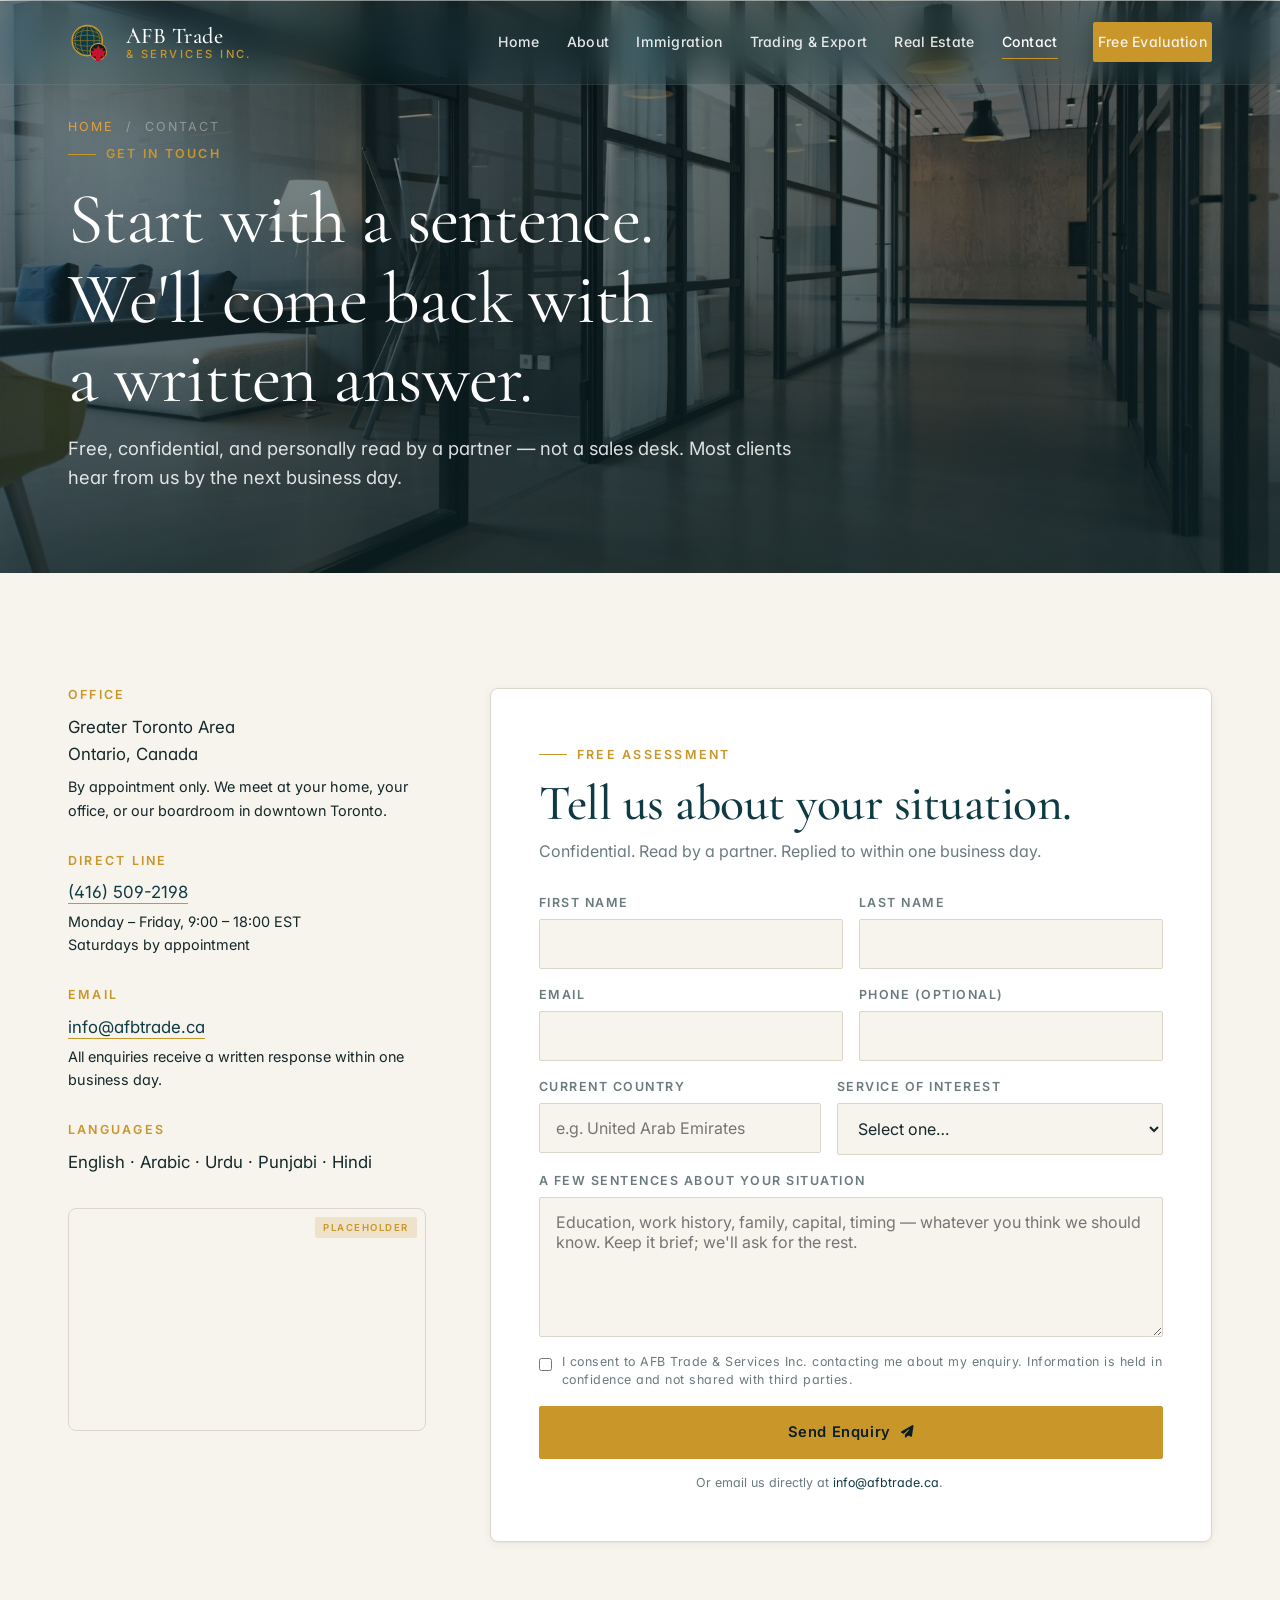
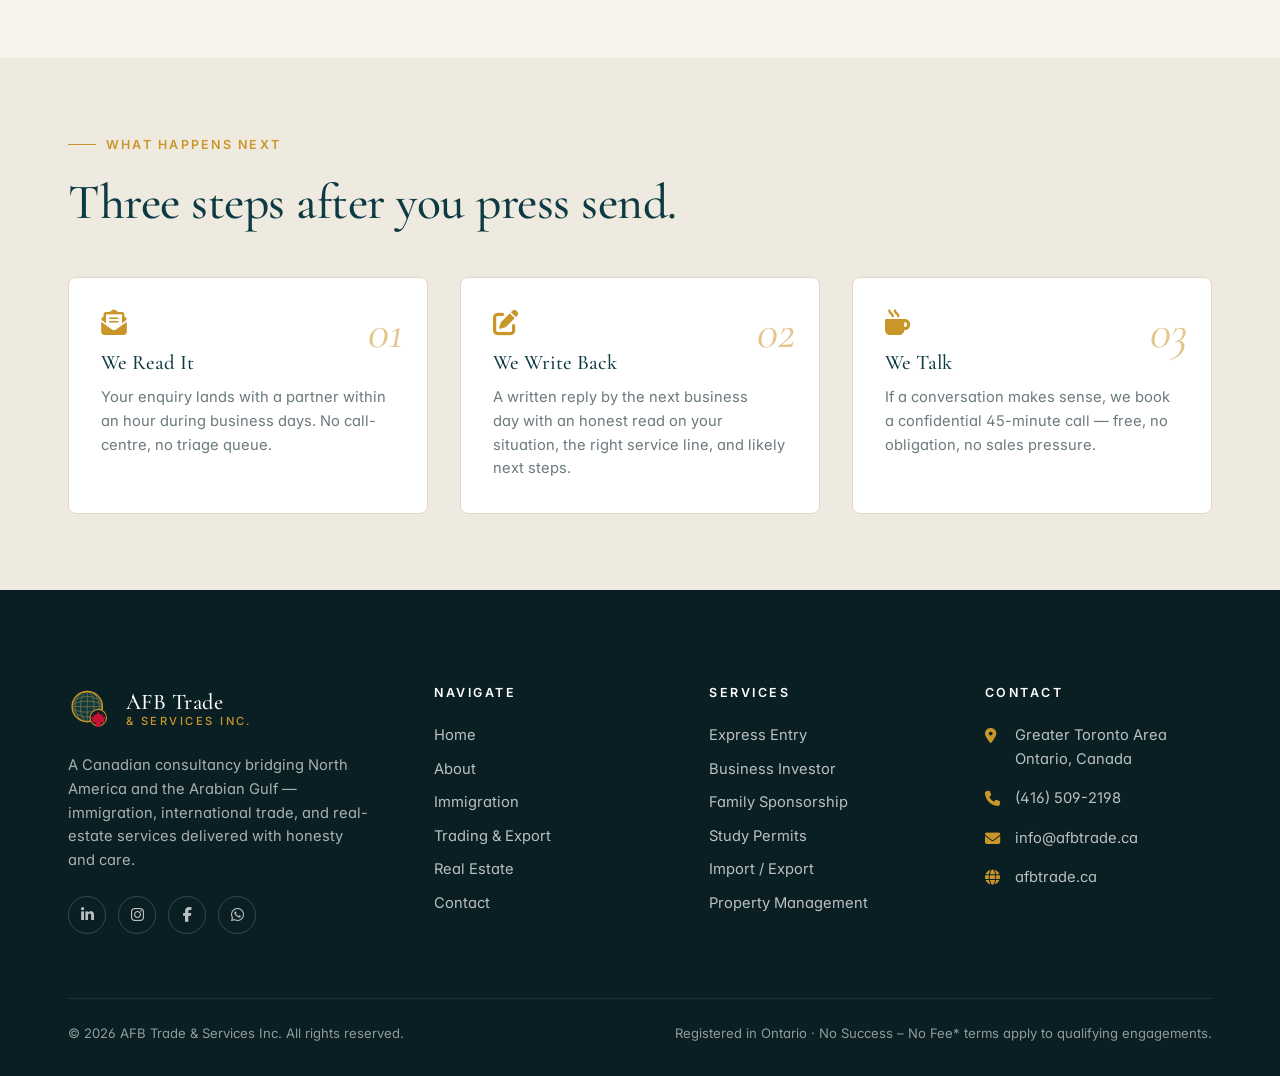
<file: contact.html>
<!DOCTYPE html>
<html lang="en">
<head>
  <meta charset="UTF-8" />
  <meta name="viewport" content="width=device-width, initial-scale=1.0" />
  <title>Contact — AFB Trade &amp; Services Inc.</title>
  <meta name="description" content="Reach AFB Trade & Services Inc. — Greater Toronto Area, Canada. Phone (416) 509-2198. Email info@afbtrade.ca. Free written assessment within one business day." />
  <link rel="icon" type="image/svg+xml" href="assets/images/favicon.svg" />
  <link rel="preconnect" href="https://fonts.googleapis.com" />
  <link rel="preconnect" href="https://fonts.gstatic.com" crossorigin />
  <link href="https://fonts.googleapis.com/css2?family=Cormorant+Garamond:ital,wght@0,400;0,500;0,600;1,400;1,500&family=Inter:wght@400;500;600;700&display=swap" rel="stylesheet" />
  <link rel="stylesheet" href="https://cdnjs.cloudflare.com/ajax/libs/font-awesome/6.5.1/css/all.min.css" referrerpolicy="no-referrer" />
  <link rel="stylesheet" href="assets/css/styles.css" />
</head>
<body>

  <header class="site-header on-dark-hero">
    <div class="header-inner">
      <a class="brand" href="index.html" aria-label="AFB Trade &amp; Services — home">
        <svg class="brand-mark" viewBox="0 0 64 64" xmlns="http://www.w3.org/2000/svg" aria-hidden="true">
          <defs><clipPath id="hdrGlobe"><circle cx="28" cy="30" r="22"/></clipPath></defs>
          <circle cx="28" cy="30" r="22" fill="#0E3B43"/>
          <g clip-path="url(#hdrGlobe)" fill="none" stroke="#C9962A" stroke-width="1" opacity="0.7">
            <line x1="6" y1="30" x2="50" y2="30"/><ellipse cx="28" cy="30" rx="22" ry="8"/><ellipse cx="28" cy="30" rx="22" ry="15"/>
            <line x1="28" y1="8" x2="28" y2="52"/><ellipse cx="28" cy="30" rx="10" ry="22"/><ellipse cx="28" cy="30" rx="18" ry="22"/>
          </g>
          <circle cx="28" cy="30" r="22" fill="none" stroke="#C9962A" stroke-width="2"/>
          <circle cx="44" cy="46" r="12" fill="#0A1F23"/>
          <circle cx="44" cy="46" r="12" fill="none" stroke="#C9962A" stroke-width="1.5"/>
          <g transform="translate(44 46) scale(0.22)"><path d="M 0,-42 L 14,-18 L 34,-26 L 26,-6 L 52,-4 L 38,14 L 44,38 L 18,30 L 14,62 L -14,62 L -18,30 L -44,38 L -38,14 L -52,-4 L -26,-6 L -34,-26 L -14,-18 Z" fill="#C41230"/></g>
        </svg>
        <span class="brand-text"><span class="brand-name">AFB Trade</span><span class="brand-tag">&amp; Services Inc.</span></span>
      </a>
      <nav class="site-nav" aria-label="Primary">
        <a href="index.html">Home</a>
        <a href="about.html">About</a>
        <a href="immigration.html">Immigration</a>
        <a href="trading.html">Trading &amp; Export</a>
        <a href="real-estate.html">Real Estate</a>
        <a href="contact.html" class="active">Contact</a>
        <a href="#contactForm" class="btn btn-accent btn-sm">Free Evaluation</a>
      </nav>
      <button class="hamburger" type="button" aria-label="Open menu" aria-expanded="false" aria-controls="mobileNav" onclick="toggleMobileNav()"><span></span><span></span><span></span></button>
    </div>
  </header>

  <nav class="mobile-nav" id="mobileNav" aria-label="Mobile">
    <a href="index.html">Home</a>
    <a href="about.html">About</a>
    <a href="immigration.html">Immigration</a>
    <a href="trading.html">Trading &amp; Export</a>
    <a href="real-estate.html">Real Estate</a>
    <a href="contact.html" class="active">Contact</a>
    <div class="mobile-meta">
      <span><i class="fa-solid fa-location-dot"></i>Greater Toronto Area, Canada</span>
      <span><i class="fa-solid fa-phone"></i><a href="tel:+14165092198" style="color:inherit;">(416) 509-2198</a></span>
      <span><i class="fa-solid fa-envelope"></i><a href="mailto:info@afbtrade.ca" style="color:inherit;">info@afbtrade.ca</a></span>
    </div>
  </nav>

  <main>

    <section class="page-header" style="min-height: 44vh;" aria-label="Contact AFB Trade">
      <div class="hero-bg">
        <img src="assets/images/hero-contact.jpg" alt="A view through office windows over the Toronto skyline at dawn." />
      </div>
      <div class="container">
        <div class="page-header-inner">
          <nav class="crumbs" aria-label="Breadcrumb"><a href="index.html">Home</a><span>/</span><span>Contact</span></nav>
          <span class="eyebrow">Get in Touch</span>
          <h1>Start with a sentence. We'll come back with a written answer.</h1>
          <p>Free, confidential, and personally read by a partner — not a sales desk. Most clients hear from us by the next business day.</p>
        </div>
      </div>
    </section>

    <!-- CONTACT GRID -->
    <section class="section">
      <div class="container">
        <div class="contact-grid">

          <!-- Left: info + map -->
          <aside class="contact-info animate-on-scroll">
            <div class="contact-block">
              <h4>Office</h4>
              <p>Greater Toronto Area<br />Ontario, Canada</p>
              <p class="text-muted" style="font-size: 0.9rem; margin-top: 8px;">By appointment only. We meet at your home, your office, or our boardroom in downtown Toronto.</p>
            </div>

            <div class="contact-block">
              <h4>Direct Line</h4>
              <p><a href="tel:+14165092198">(416) 509-2198</a></p>
              <p class="text-muted" style="font-size: 0.9rem; margin-top: 4px;">Monday – Friday, 9:00 – 18:00 EST<br />Saturdays by appointment</p>
            </div>

            <div class="contact-block">
              <h4>Email</h4>
              <p><a href="mailto:info@afbtrade.ca">info@afbtrade.ca</a></p>
              <p class="text-muted" style="font-size: 0.9rem; margin-top: 4px;">All enquiries receive a written response within one business day.</p>
            </div>

            <div class="contact-block">
              <h4>Languages</h4>
              <p>English · Arabic · Urdu · Punjabi · Hindi</p>
            </div>

            <div class="map-frame" data-placeholder aria-label="Map of Greater Toronto Area">
              <iframe
                title="AFB Trade office location — Greater Toronto Area"
                src="https://www.openstreetmap.org/export/embed.html?bbox=-79.8500%2C43.5800%2C-79.2500%2C43.8500&amp;layer=mapnik&amp;marker=43.6532%2C-79.3832"
                loading="lazy" referrerpolicy="no-referrer-when-downgrade"></iframe>
            </div>
          </aside>

          <!-- Right: form -->
          <div class="form-card animate-on-scroll" data-delay="100">
            <span class="eyebrow">Free Assessment</span>
            <h2 style="margin-top: 12px; margin-bottom: 8px;">Tell us about your situation.</h2>
            <p class="text-muted" style="margin-bottom: 28px;">Confidential. Read by a partner. Replied to within one business day.</p>

            <form id="contactForm" action="mailto:info@afbtrade.ca" method="post" enctype="text/plain" novalidate>
              <div class="form-row">
                <div class="field">
                  <label for="firstName">First Name</label>
                  <input id="firstName" name="firstName" type="text" required autocomplete="given-name" />
                </div>
                <div class="field">
                  <label for="lastName">Last Name</label>
                  <input id="lastName" name="lastName" type="text" required autocomplete="family-name" />
                </div>
              </div>

              <div class="form-row">
                <div class="field">
                  <label for="email">Email</label>
                  <input id="email" name="email" type="email" required autocomplete="email" />
                </div>
                <div class="field">
                  <label for="phone">Phone (optional)</label>
                  <input id="phone" name="phone" type="tel" autocomplete="tel" />
                </div>
              </div>

              <div class="form-row">
                <div class="field">
                  <label for="country">Current Country</label>
                  <input id="country" name="country" type="text" autocomplete="country-name" placeholder="e.g. United Arab Emirates" />
                </div>
                <div class="field">
                  <label for="service">Service of Interest</label>
                  <select id="service" name="service" required>
                    <option value="">Select one…</option>
                    <option>Immigration — Express Entry</option>
                    <option>Immigration — Provincial Nominee</option>
                    <option>Immigration — Business / Investor</option>
                    <option>Immigration — Family Sponsorship</option>
                    <option>Immigration — Study Permit</option>
                    <option>Immigration — Visitor / Super Visa</option>
                    <option>Trading — Sourcing</option>
                    <option>Trading — Export Representation</option>
                    <option>Trading — Freight &amp; Customs</option>
                    <option>Real Estate — Newcomer Purchase</option>
                    <option>Real Estate — Commercial / Plaza</option>
                    <option>Real Estate — Investment Portfolio</option>
                    <option>Real Estate — Property Management</option>
                    <option>Other / Not sure yet</option>
                  </select>
                </div>
              </div>

              <div class="form-row" style="grid-template-columns: 1fr;">
                <div class="field span-2">
                  <label for="message">A few sentences about your situation</label>
                  <textarea id="message" name="message" required placeholder="Education, work history, family, capital, timing — whatever you think we should know. Keep it brief; we'll ask for the rest."></textarea>
                </div>
              </div>

              <div class="form-row" style="grid-template-columns: 1fr; margin-bottom: 16px;">
                <div class="field span-2" style="flex-direction: row; align-items: flex-start; gap: 10px;">
                  <input id="consent" name="consent" type="checkbox" required style="width: auto; margin-top: 5px;" />
                  <label for="consent" style="font-size: 0.78rem; letter-spacing: 0.04em; text-transform: none; color: var(--color-muted); font-weight: 400; line-height: 1.5;">
                    I consent to AFB Trade &amp; Services Inc. contacting me about my enquiry. Information is held in confidence and not shared with third parties.
                  </label>
                </div>
              </div>

              <button type="submit" class="btn btn-accent" style="width: 100%;">
                Send Enquiry <i class="fa-solid fa-paper-plane"></i>
              </button>
              <p class="text-muted" style="font-size: 0.78rem; margin-top: 14px; text-align: center;">
                Or email us directly at <a href="mailto:info@afbtrade.ca">info@afbtrade.ca</a>.
              </p>
            </form>
          </div>

        </div>
      </div>
    </section>

    <!-- WHAT TO EXPECT -->
    <section class="section bg-cream-alt section-tight">
      <div class="container">
        <div class="section-title animate-on-scroll">
          <span class="eyebrow">What Happens Next</span>
          <h2>Three steps after you press send.</h2>
        </div>
        <div class="steps" style="grid-template-columns: repeat(3, 1fr);">
          <article class="step animate-on-scroll">
            <i class="fa-solid fa-envelope-open-text"></i>
            <h4>We Read It</h4>
            <p>Your enquiry lands with a partner within an hour during business days. No call-centre, no triage queue.</p>
          </article>
          <article class="step animate-on-scroll" data-delay="100">
            <i class="fa-solid fa-pen-to-square"></i>
            <h4>We Write Back</h4>
            <p>A written reply by the next business day with an honest read on your situation, the right service line, and likely next steps.</p>
          </article>
          <article class="step animate-on-scroll" data-delay="200">
            <i class="fa-solid fa-mug-hot"></i>
            <h4>We Talk</h4>
            <p>If a conversation makes sense, we book a confidential 45-minute call — free, no obligation, no sales pressure.</p>
          </article>
        </div>
      </div>
    </section>

  </main>

  <footer class="footer">
    <div class="container">
      <div class="footer-grid">
        <div class="footer-col footer-about">
          <a class="brand" href="index.html" aria-label="AFB Trade &amp; Services">
            <svg class="brand-mark" viewBox="0 0 64 64" xmlns="http://www.w3.org/2000/svg" aria-hidden="true">
              <defs><clipPath id="ftrGlobe"><circle cx="28" cy="30" r="22"/></clipPath></defs>
              <circle cx="28" cy="30" r="22" fill="#0E3B43"/>
              <g clip-path="url(#ftrGlobe)" fill="none" stroke="#C9962A" stroke-width="1" opacity="0.7">
                <line x1="6" y1="30" x2="50" y2="30"/><ellipse cx="28" cy="30" rx="22" ry="8"/><ellipse cx="28" cy="30" rx="22" ry="15"/>
                <line x1="28" y1="8" x2="28" y2="52"/><ellipse cx="28" cy="30" rx="10" ry="22"/><ellipse cx="28" cy="30" rx="18" ry="22"/>
              </g>
              <circle cx="28" cy="30" r="22" fill="none" stroke="#C9962A" stroke-width="2"/>
              <circle cx="44" cy="46" r="12" fill="#0A1F23"/>
              <circle cx="44" cy="46" r="12" fill="none" stroke="#C9962A" stroke-width="1.5"/>
              <g transform="translate(44 46) scale(0.22)"><path d="M 0,-42 L 14,-18 L 34,-26 L 26,-6 L 52,-4 L 38,14 L 44,38 L 18,30 L 14,62 L -14,62 L -18,30 L -44,38 L -38,14 L -52,-4 L -26,-6 L -34,-26 L -14,-18 Z" fill="#C41230"/></g>
            </svg>
            <span class="brand-text"><span class="brand-name">AFB Trade</span><span class="brand-tag">&amp; Services Inc.</span></span>
          </a>
          <p>A Canadian consultancy bridging North America and the Arabian Gulf — immigration, international trade, and real-estate services delivered with honesty and care.</p>
          <div class="footer-social">
            <a href="#" aria-label="LinkedIn"><i class="fa-brands fa-linkedin-in"></i></a>
            <a href="#" aria-label="Instagram"><i class="fa-brands fa-instagram"></i></a>
            <a href="#" aria-label="Facebook"><i class="fa-brands fa-facebook-f"></i></a>
            <a href="#" aria-label="WhatsApp"><i class="fa-brands fa-whatsapp"></i></a>
          </div>
        </div>
        <div class="footer-col"><h4>Navigate</h4><ul class="footer-links"><li><a href="index.html">Home</a></li><li><a href="about.html">About</a></li><li><a href="immigration.html">Immigration</a></li><li><a href="trading.html">Trading &amp; Export</a></li><li><a href="real-estate.html">Real Estate</a></li><li><a href="contact.html">Contact</a></li></ul></div>
        <div class="footer-col"><h4>Services</h4><ul class="footer-links"><li><a href="immigration.html">Express Entry</a></li><li><a href="immigration.html">Business Investor</a></li><li><a href="immigration.html">Family Sponsorship</a></li><li><a href="immigration.html">Study Permits</a></li><li><a href="trading.html">Import / Export</a></li><li><a href="real-estate.html">Property Management</a></li></ul></div>
        <div class="footer-col"><h4>Contact</h4><ul class="footer-contact"><li><i class="fa-solid fa-location-dot"></i><span>Greater Toronto Area<br />Ontario, Canada</span></li><li><i class="fa-solid fa-phone"></i><a href="tel:+14165092198">(416) 509-2198</a></li><li><i class="fa-solid fa-envelope"></i><a href="mailto:info@afbtrade.ca">info@afbtrade.ca</a></li><li><i class="fa-solid fa-globe"></i><a href="https://afbtrade.ca">afbtrade.ca</a></li></ul></div>
      </div>
      <div class="footer-bottom">
        <p>&copy; <span data-year>2026</span> AFB Trade &amp; Services Inc. All rights reserved.</p>
        <p>Registered in Ontario · No&nbsp;Success&nbsp;–&nbsp;No&nbsp;Fee* terms apply to qualifying engagements.</p>
      </div>
    </div>
  </footer>

  <script src="assets/js/main.js"></script>
</body>
</html>
</file>
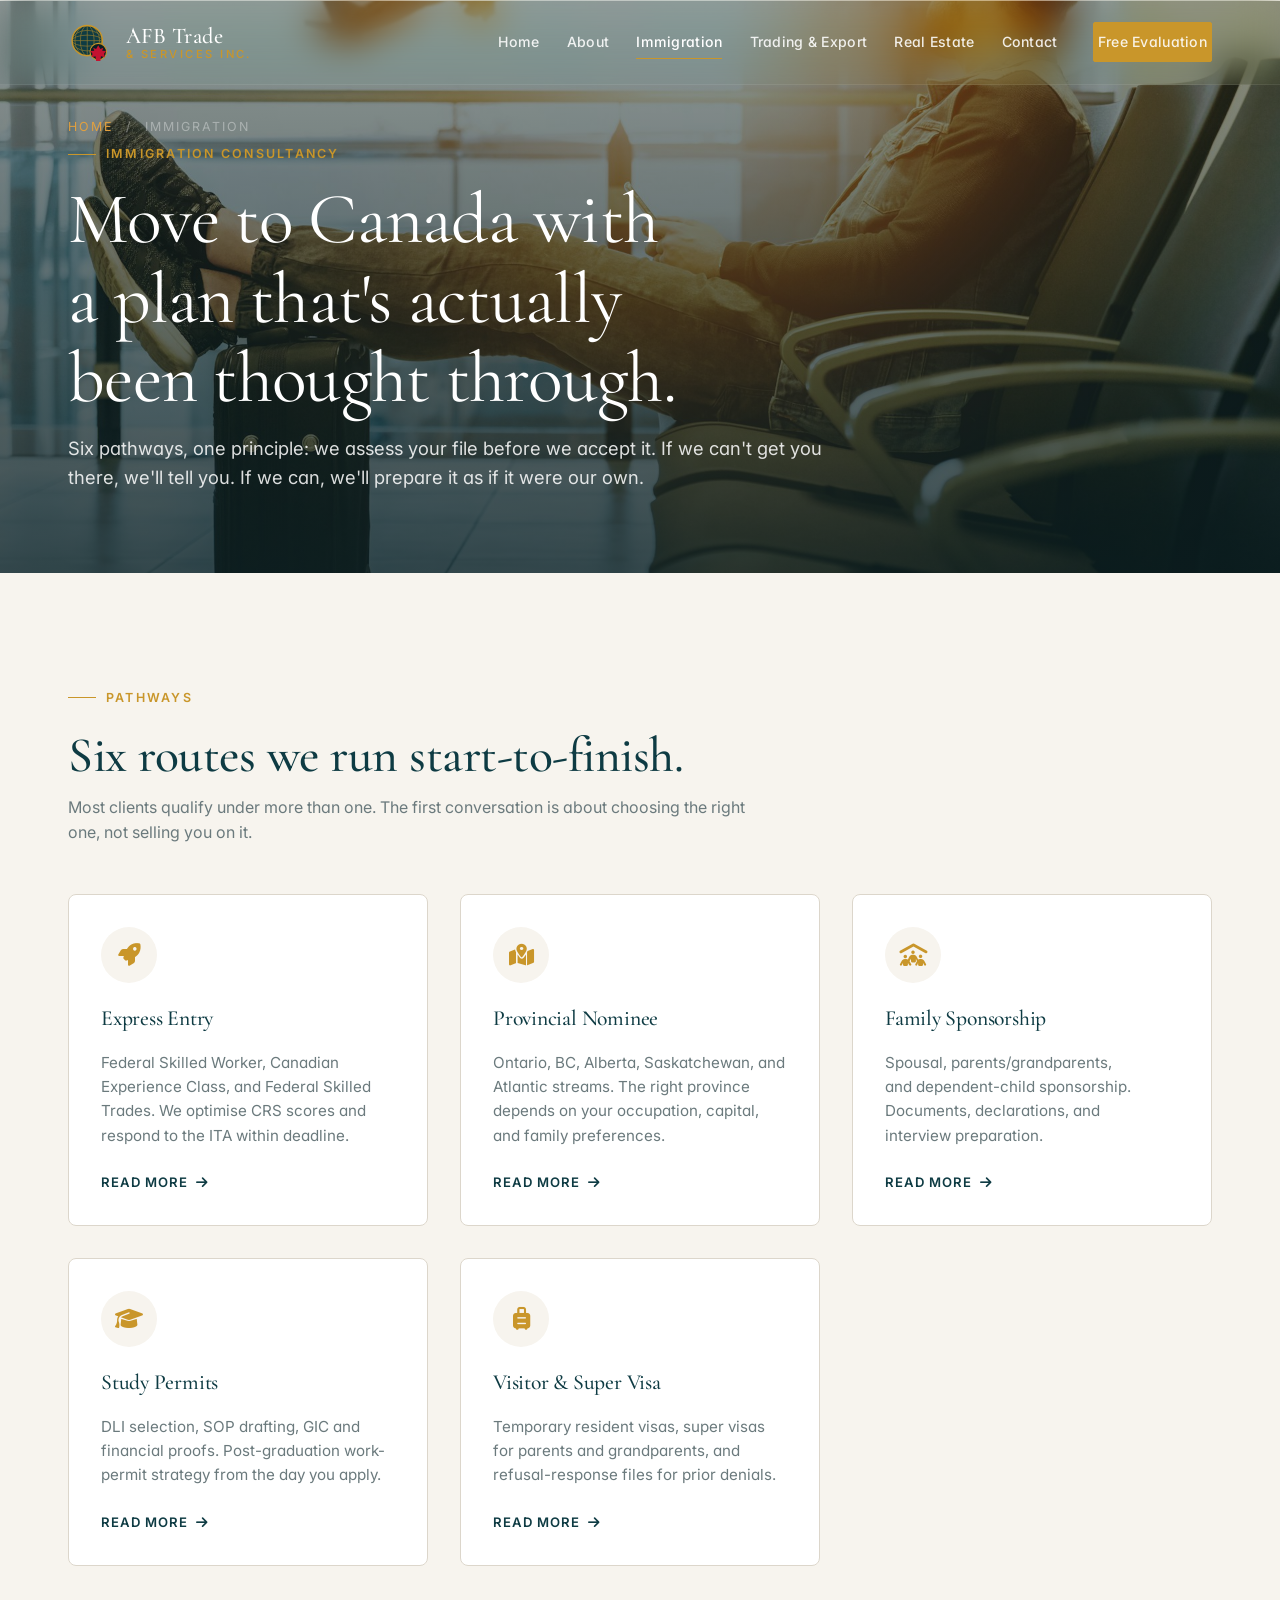
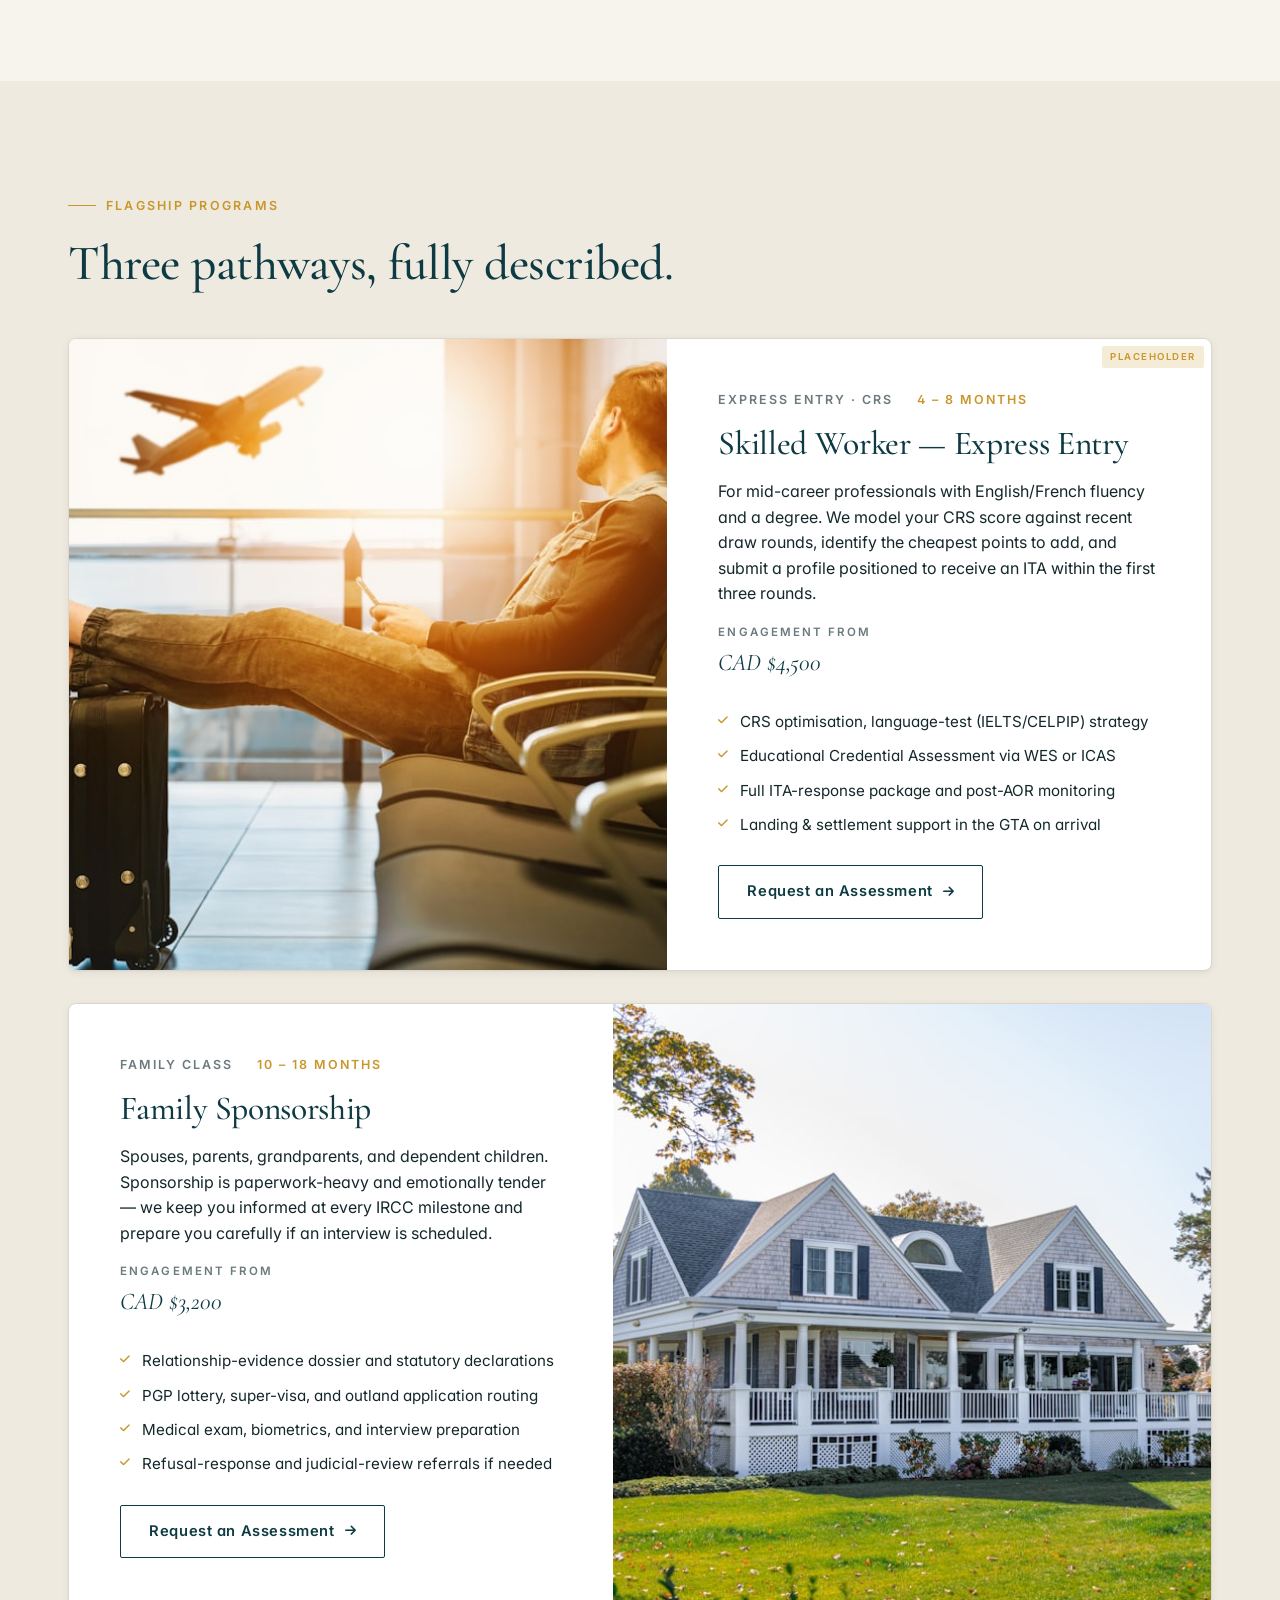
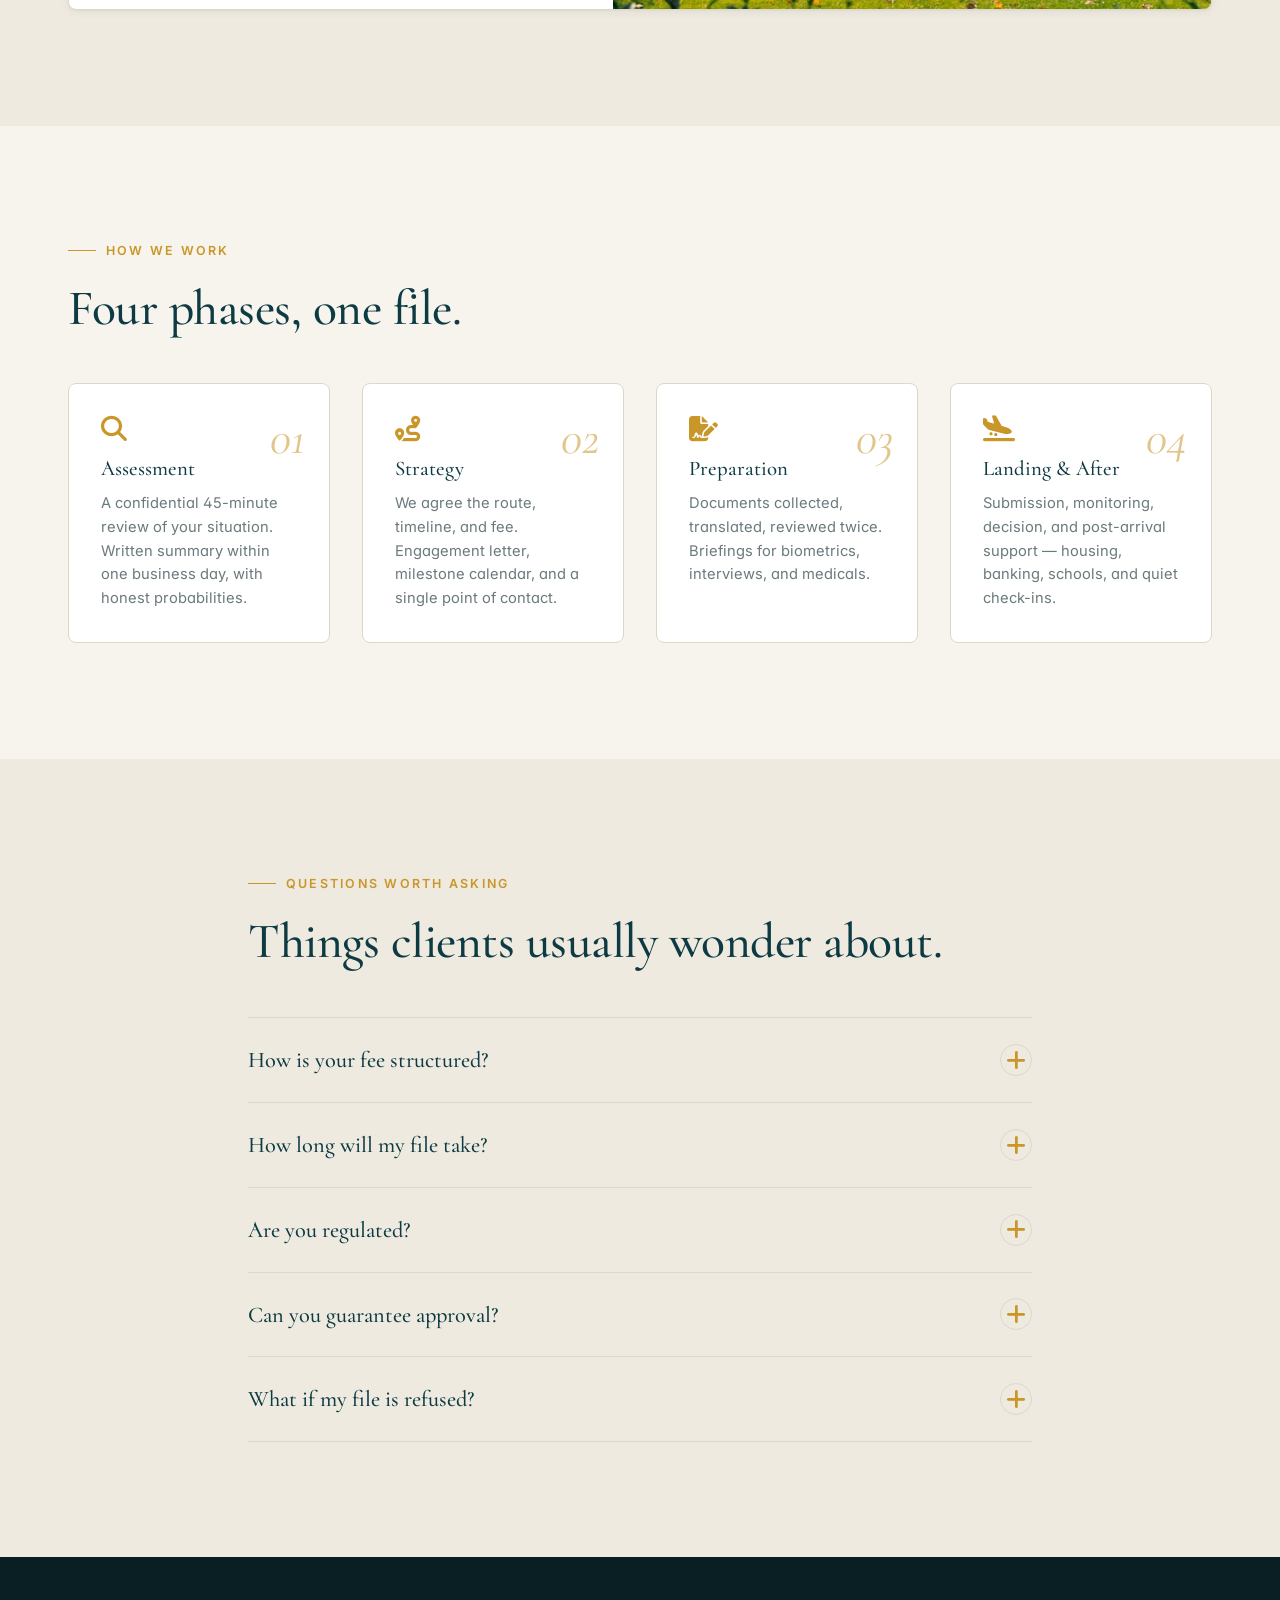
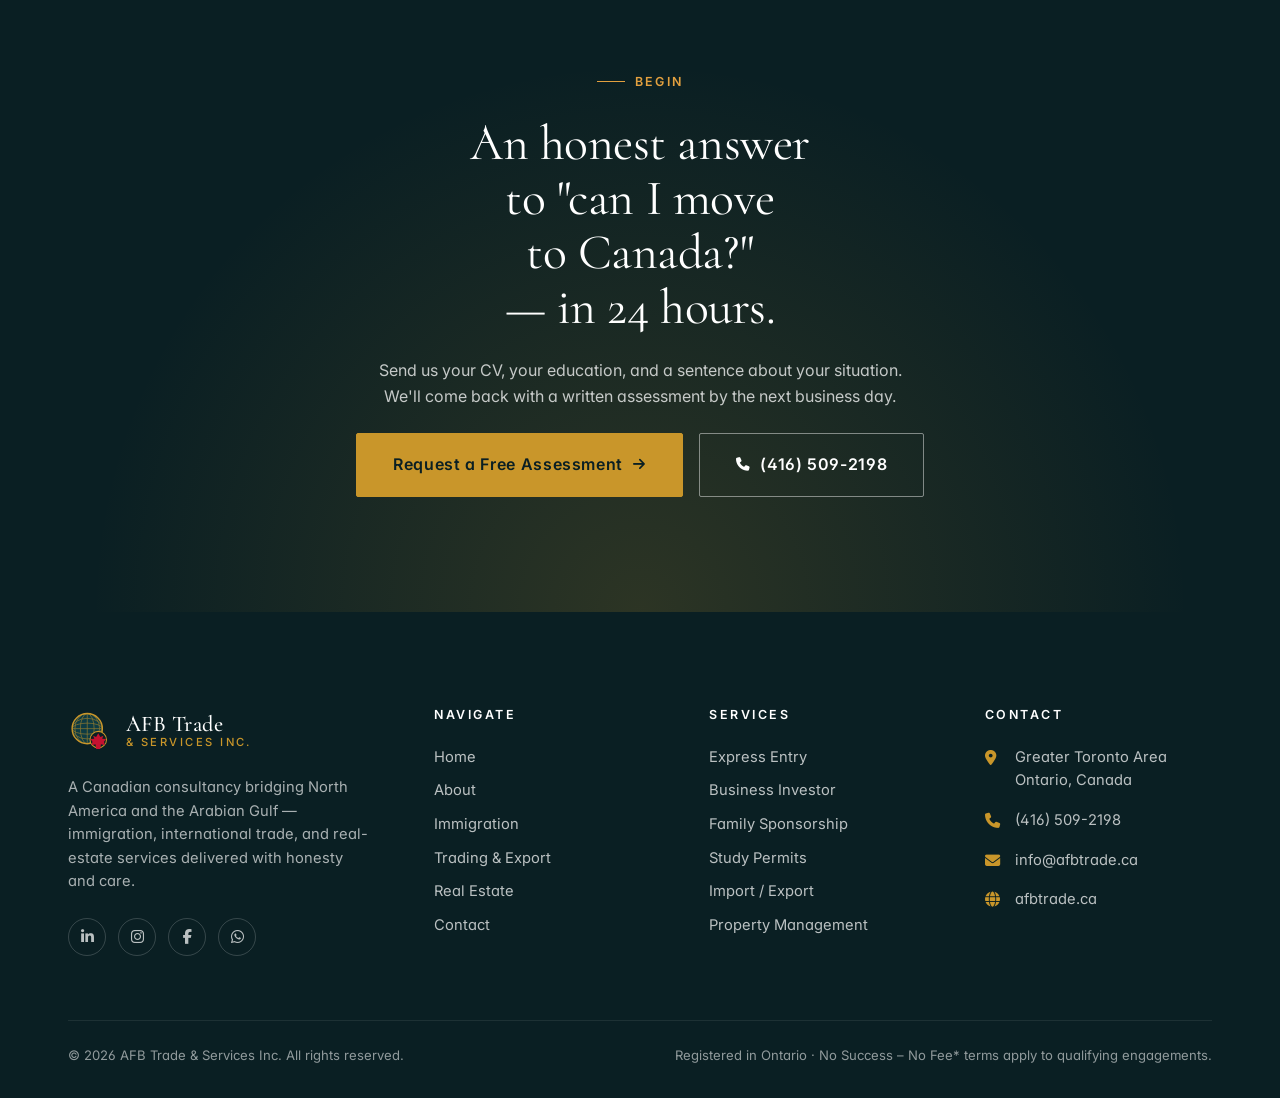
<file: immigration.html>
<!DOCTYPE html>
<html lang="en">
<head>
  <meta charset="UTF-8" />
  <meta name="viewport" content="width=device-width, initial-scale=1.0" />
  <title>Immigration — AFB Trade &amp; Services Inc.</title>
  <meta name="description" content="Canadian immigration consultancy: Express Entry, Provincial Nominee, Business Investor, Family Sponsorship, study permits, and visitor visas. Honest assessment, careful preparation." />
  <link rel="icon" type="image/svg+xml" href="assets/images/favicon.svg" />
  <link rel="preconnect" href="https://fonts.googleapis.com" />
  <link rel="preconnect" href="https://fonts.gstatic.com" crossorigin />
  <link href="https://fonts.googleapis.com/css2?family=Cormorant+Garamond:ital,wght@0,400;0,500;0,600;1,400;1,500&family=Inter:wght@400;500;600;700&display=swap" rel="stylesheet" />
  <link rel="stylesheet" href="https://cdnjs.cloudflare.com/ajax/libs/font-awesome/6.5.1/css/all.min.css" referrerpolicy="no-referrer" />
  <link rel="stylesheet" href="assets/css/styles.css" />
</head>
<body>

  <header class="site-header on-dark-hero">
    <div class="header-inner">
      <a class="brand" href="index.html" aria-label="AFB Trade &amp; Services — home">
        <svg class="brand-mark" viewBox="0 0 64 64" xmlns="http://www.w3.org/2000/svg" aria-hidden="true">
          <defs><clipPath id="hdrGlobe"><circle cx="28" cy="30" r="22"/></clipPath></defs>
          <circle cx="28" cy="30" r="22" fill="#0E3B43"/>
          <g clip-path="url(#hdrGlobe)" fill="none" stroke="#C9962A" stroke-width="1" opacity="0.7">
            <line x1="6" y1="30" x2="50" y2="30"/><ellipse cx="28" cy="30" rx="22" ry="8"/><ellipse cx="28" cy="30" rx="22" ry="15"/>
            <line x1="28" y1="8" x2="28" y2="52"/><ellipse cx="28" cy="30" rx="10" ry="22"/><ellipse cx="28" cy="30" rx="18" ry="22"/>
          </g>
          <circle cx="28" cy="30" r="22" fill="none" stroke="#C9962A" stroke-width="2"/>
          <circle cx="44" cy="46" r="12" fill="#0A1F23"/>
          <circle cx="44" cy="46" r="12" fill="none" stroke="#C9962A" stroke-width="1.5"/>
          <g transform="translate(44 46) scale(0.22)"><path d="M 0,-42 L 14,-18 L 34,-26 L 26,-6 L 52,-4 L 38,14 L 44,38 L 18,30 L 14,62 L -14,62 L -18,30 L -44,38 L -38,14 L -52,-4 L -26,-6 L -34,-26 L -14,-18 Z" fill="#C41230"/></g>
        </svg>
        <span class="brand-text"><span class="brand-name">AFB Trade</span><span class="brand-tag">&amp; Services Inc.</span></span>
      </a>
      <nav class="site-nav" aria-label="Primary">
        <a href="index.html">Home</a>
        <a href="about.html">About</a>
        <a href="immigration.html" class="active">Immigration</a>
        <a href="trading.html">Trading &amp; Export</a>
        <a href="real-estate.html">Real Estate</a>
        <a href="contact.html">Contact</a>
        <a href="contact.html" class="btn btn-accent btn-sm">Free Evaluation</a>
      </nav>
      <button class="hamburger" type="button" aria-label="Open menu" aria-expanded="false" aria-controls="mobileNav" onclick="toggleMobileNav()"><span></span><span></span><span></span></button>
    </div>
  </header>

  <nav class="mobile-nav" id="mobileNav" aria-label="Mobile">
    <a href="index.html">Home</a>
    <a href="about.html">About</a>
    <a href="immigration.html" class="active">Immigration</a>
    <a href="trading.html">Trading &amp; Export</a>
    <a href="real-estate.html">Real Estate</a>
    <a href="contact.html">Contact</a>
    <div class="mobile-meta">
      <span><i class="fa-solid fa-location-dot"></i>Greater Toronto Area, Canada</span>
      <span><i class="fa-solid fa-phone"></i><a href="tel:+14165092198" style="color:inherit;">(416) 509-2198</a></span>
      <span><i class="fa-solid fa-envelope"></i><a href="mailto:info@afbtrade.ca" style="color:inherit;">info@afbtrade.ca</a></span>
    </div>
  </nav>

  <main>

    <!-- PAGE HEADER -->
    <section class="page-header" aria-label="Immigration services">
      <div class="hero-bg">
        <img src="assets/images/hero-immigration.jpg" alt="A Canadian passport and maple-leaf emblem on a wooden desk." />
      </div>
      <div class="container">
        <div class="page-header-inner">
          <nav class="crumbs" aria-label="Breadcrumb">
            <a href="index.html">Home</a><span>/</span><span>Immigration</span>
          </nav>
          <span class="eyebrow">Immigration Consultancy</span>
          <h1>Move to Canada with a plan that's actually been thought through.</h1>
          <p>Six pathways, one principle: we assess your file before we accept it. If we can't get you there, we'll tell you. If we can, we'll prepare it as if it were our own.</p>
        </div>
      </div>
    </section>

    <!-- PATHWAY OVERVIEW (service tiles) -->
    <section class="section">
      <div class="container">
        <div class="section-title animate-on-scroll">
          <span class="eyebrow">Pathways</span>
          <h2>Six routes we run start-to-finish.</h2>
          <p class="text-muted">Most clients qualify under more than one. The first conversation is about choosing the right one, not selling you on it.</p>
        </div>
        <div class="service-tiles">
          <article class="service-tile animate-on-scroll">
            <div class="tile-icon"><i class="fa-solid fa-rocket"></i></div>
            <h3>Express Entry</h3>
            <p>Federal Skilled Worker, Canadian Experience Class, and Federal Skilled Trades. We optimise CRS scores and respond to the ITA within deadline.</p>
            <a href="#pathway-ee" class="tile-link">Read more <i class="fa-solid fa-arrow-right"></i></a>
          </article>
          <article class="service-tile animate-on-scroll" data-delay="100">
            <div class="tile-icon"><i class="fa-solid fa-map-location-dot"></i></div>
            <h3>Provincial Nominee</h3>
            <p>Ontario, BC, Alberta, Saskatchewan, and Atlantic streams. The right province depends on your occupation, capital, and family preferences.</p>
            <a href="#pathway-pnp" class="tile-link">Read more <i class="fa-solid fa-arrow-right"></i></a>
          </article>
          <!-- HIDDEN: Business & Investor service tile
          <article class="service-tile animate-on-scroll" data-delay="200">
            <div class="tile-icon"><i class="fa-solid fa-briefcase"></i></div>
            <h3>Business &amp; Investor</h3>
            <p>For founders, executives, and high-net-worth families. Business plans, source-of-funds, and performance-agreement monitoring.</p>
            <a href="#pathway-biz" class="tile-link">Read more <i class="fa-solid fa-arrow-right"></i></a>
          </article>
          -->
          <article class="service-tile animate-on-scroll">
            <div class="tile-icon"><i class="fa-solid fa-people-roof"></i></div>
            <h3>Family Sponsorship</h3>
            <p>Spousal, parents/grandparents, and dependent-child sponsorship. Documents, declarations, and interview preparation.</p>
            <a href="#pathway-family" class="tile-link">Read more <i class="fa-solid fa-arrow-right"></i></a>
          </article>
          <article class="service-tile animate-on-scroll" data-delay="100">
            <div class="tile-icon"><i class="fa-solid fa-graduation-cap"></i></div>
            <h3>Study Permits</h3>
            <p>DLI selection, SOP drafting, GIC and financial proofs. Post-graduation work-permit strategy from the day you apply.</p>
            <a href="#pathway-study" class="tile-link">Read more <i class="fa-solid fa-arrow-right"></i></a>
          </article>
          <article class="service-tile animate-on-scroll" data-delay="200">
            <div class="tile-icon"><i class="fa-solid fa-suitcase-rolling"></i></div>
            <h3>Visitor &amp; Super Visa</h3>
            <p>Temporary resident visas, super visas for parents and grandparents, and refusal-response files for prior denials.</p>
            <a href="#pathway-visit" class="tile-link">Read more <i class="fa-solid fa-arrow-right"></i></a>
          </article>
        </div>
      </div>
    </section>

    <!-- DETAILED PROGRAMS -->
    <section class="section bg-cream-alt">
      <div class="container">
        <div class="section-title animate-on-scroll">
          <span class="eyebrow">Flagship Programs</span>
          <h2>Three pathways, fully described.</h2>
        </div>

        <div class="programs" data-placeholder>
          <article class="program-card animate-on-scroll" id="pathway-ee">
            <div class="program-media">
              <img src="assets/images/prog-ee.jpg" alt="An IRCC officer reviewing documents at a service counter." />
            </div>
            <div class="program-body">
              <div class="program-meta"><span>Express Entry · CRS</span><span><strong>4 – 8 months</strong></span></div>
              <h3>Skilled Worker — Express Entry</h3>
              <p>For mid-career professionals with English/French fluency and a degree. We model your CRS score against recent draw rounds, identify the cheapest points to add, and submit a profile positioned to receive an ITA within the first three rounds.</p>
              <p class="program-price"><small>Engagement from</small>CAD&nbsp;$4,500</p>
              <ul class="bullets">
                <li><i class="fa-solid fa-check"></i>CRS optimisation, language-test (IELTS/CELPIP) strategy</li>
                <li><i class="fa-solid fa-check"></i>Educational Credential Assessment via WES or ICAS</li>
                <li><i class="fa-solid fa-check"></i>Full ITA-response package and post-AOR monitoring</li>
                <li><i class="fa-solid fa-check"></i>Landing &amp; settlement support in the GTA on arrival</li>
              </ul>
              <a href="contact.html" class="btn btn-outline-dark">Request an Assessment <i class="fa-solid fa-arrow-right"></i></a>
            </div>
          </article>

          <!-- HIDDEN: Business & Investor program section
          <article class="program-card animate-on-scroll" id="pathway-biz">
            <div class="program-media">
              <img src="assets/images/prog-biz.jpg" alt="Founders mapping a business plan on a glass whiteboard." />
            </div>
            <div class="program-body">
              <div class="program-meta"><span>Business / Investor</span><span><strong>9 – 14 months</strong></span></div>
              <h3>Business &amp; Investor Stream</h3>
              <p>For founders, executives, and high-net-worth families. We map the right provincial program against your business, your capital, and the city you actually want to live in — then write the plan and dossier the program will approve.</p>
              <p class="program-price"><small>Engagement from</small>CAD&nbsp;$12,000</p>
              <ul class="bullets">
                <li><i class="fa-solid fa-check"></i>Provincial program selection (Ontario, BC, Manitoba, Saskatchewan)</li>
                <li><i class="fa-solid fa-check"></i>Business-plan drafting and net-worth verification</li>
                <li><i class="fa-solid fa-check"></i>Source-of-funds dossier with full audit trail</li>
                <li><i class="fa-solid fa-check"></i>Performance-agreement monitoring after landing</li>
              </ul>
              <a href="contact.html" class="btn btn-outline-dark">Request an Assessment <i class="fa-solid fa-arrow-right"></i></a>
            </div>
          </article>
          -->

          <article class="program-card animate-on-scroll" id="pathway-family">
            <div class="program-media">
              <img src="assets/images/prog-fam.jpg" alt="A family walking together in a Toronto park on a clear autumn day." />
            </div>
            <div class="program-body">
              <div class="program-meta"><span>Family Class</span><span><strong>10 – 18 months</strong></span></div>
              <h3>Family Sponsorship</h3>
              <p>Spouses, parents, grandparents, and dependent children. Sponsorship is paperwork-heavy and emotionally tender — we keep you informed at every IRCC milestone and prepare you carefully if an interview is scheduled.</p>
              <p class="program-price"><small>Engagement from</small>CAD&nbsp;$3,200</p>
              <ul class="bullets">
                <li><i class="fa-solid fa-check"></i>Relationship-evidence dossier and statutory declarations</li>
                <li><i class="fa-solid fa-check"></i>PGP lottery, super-visa, and outland application routing</li>
                <li><i class="fa-solid fa-check"></i>Medical exam, biometrics, and interview preparation</li>
                <li><i class="fa-solid fa-check"></i>Refusal-response and judicial-review referrals if needed</li>
              </ul>
              <a href="contact.html" class="btn btn-outline-dark">Request an Assessment <i class="fa-solid fa-arrow-right"></i></a>
            </div>
          </article>
        </div>
      </div>
    </section>

    <!-- HOW WE WORK -->
    <section class="section">
      <div class="container">
        <div class="section-title animate-on-scroll">
          <span class="eyebrow">How We Work</span>
          <h2>Four phases, one file.</h2>
        </div>
        <div class="steps">
          <article class="step animate-on-scroll"><i class="fa-solid fa-magnifying-glass"></i><h4>Assessment</h4><p>A confidential 45-minute review of your situation. Written summary within one business day, with honest probabilities.</p></article>
          <article class="step animate-on-scroll" data-delay="100"><i class="fa-solid fa-route"></i><h4>Strategy</h4><p>We agree the route, timeline, and fee. Engagement letter, milestone calendar, and a single point of contact.</p></article>
          <article class="step animate-on-scroll" data-delay="200"><i class="fa-solid fa-file-signature"></i><h4>Preparation</h4><p>Documents collected, translated, reviewed twice. Briefings for biometrics, interviews, and medicals.</p></article>
          <article class="step animate-on-scroll" data-delay="300"><i class="fa-solid fa-plane-arrival"></i><h4>Landing &amp; After</h4><p>Submission, monitoring, decision, and post-arrival support — housing, banking, schools, and quiet check-ins.</p></article>
        </div>
      </div>
    </section>

    <!-- FAQ -->
    <section class="section bg-cream-alt">
      <div class="container container-narrow">
        <div class="section-title animate-on-scroll">
          <span class="eyebrow">Questions Worth Asking</span>
          <h2>Things clients usually wonder about.</h2>
        </div>
        <div class="faq-list animate-on-scroll">
          <div class="faq-item">
            <button class="faq-q" type="button" aria-expanded="false">
              <span>How is your fee structured?</span>
              <span class="faq-toggle" aria-hidden="true"><i class="fa-solid fa-plus"></i></span>
            </button>
            <div class="faq-a"><div class="faq-a-inner"><p>Most engagements are split into a preparation fee (paid up front) and a success fee (paid only on approval). For qualifying skilled-worker and family files we operate a No&nbsp;Success&nbsp;–&nbsp;No&nbsp;Fee* structure where the preparation fee is refundable if your file is refused for reasons we should have anticipated.</p></div></div>
          </div>
          <div class="faq-item">
            <button class="faq-q" type="button" aria-expanded="false">
              <span>How long will my file take?</span>
              <span class="faq-toggle" aria-hidden="true"><i class="fa-solid fa-plus"></i></span>
            </button>
            <div class="faq-a"><div class="faq-a-inner"><p>Express Entry: typically 4–8 months from ITA. PNP: 9–15 months. Business streams: 9–14 months. Family Class (outland): 10–18 months. We share IRCC's current published processing times and our own historical averages in your written assessment.</p></div></div>
          </div>
          <div class="faq-item">
            <button class="faq-q" type="button" aria-expanded="false">
              <span>Are you regulated?</span>
              <span class="faq-toggle" aria-hidden="true"><i class="fa-solid fa-plus"></i></span>
            </button>
            <div class="faq-a"><div class="faq-a-inner"><p>Yes. Our immigration practice is led by Regulated Canadian Immigration Consultants registered with the College of Immigration and Citizenship Consultants (CICC). The firm is incorporated in Ontario.</p></div></div>
          </div>
          <div class="faq-item">
            <button class="faq-q" type="button" aria-expanded="false">
              <span>Can you guarantee approval?</span>
              <span class="faq-toggle" aria-hidden="true"><i class="fa-solid fa-plus"></i></span>
            </button>
            <div class="faq-a"><div class="faq-a-inner"><p>No consultant can — and any consultant who does is one to avoid. What we can guarantee is that we will not open a file we don't believe in, and that every document we submit has been prepared and reviewed to the standard IRCC expects.</p></div></div>
          </div>
          <div class="faq-item">
            <button class="faq-q" type="button" aria-expanded="false">
              <span>What if my file is refused?</span>
              <span class="faq-toggle" aria-hidden="true"><i class="fa-solid fa-plus"></i></span>
            </button>
            <div class="faq-a"><div class="faq-a-inner"><p>We review the reasons, advise on reconsideration or judicial review, and re-prepare the file if a second attempt is appropriate. Refusal-response work is included for clients we represented on the original application.</p></div></div>
          </div>
        </div>
      </div>
    </section>

    <section class="cta-final section">
      <div class="container">
        <span class="eyebrow animate-on-scroll" style="color: var(--color-accent-2);">Begin</span>
        <h2 class="animate-on-scroll">An honest answer to "can I move to Canada?" — in 24 hours.</h2>
        <p class="animate-on-scroll" data-delay="100">Send us your CV, your education, and a sentence about your situation. We'll come back with a written assessment by the next business day.</p>
        <div class="hero-actions animate-on-scroll" data-delay="200">
          <a href="contact.html" class="btn btn-accent btn-lg">Request a Free Assessment <i class="fa-solid fa-arrow-right"></i></a>
          <a href="tel:+14165092198" class="btn btn-outline btn-lg"><i class="fa-solid fa-phone"></i> (416) 509-2198</a>
        </div>
      </div>
    </section>

  </main>

  <footer class="footer">
    <div class="container">
      <div class="footer-grid">
        <div class="footer-col footer-about">
          <a class="brand" href="index.html" aria-label="AFB Trade &amp; Services">
            <svg class="brand-mark" viewBox="0 0 64 64" xmlns="http://www.w3.org/2000/svg" aria-hidden="true">
              <defs><clipPath id="ftrGlobe"><circle cx="28" cy="30" r="22"/></clipPath></defs>
              <circle cx="28" cy="30" r="22" fill="#0E3B43"/>
              <g clip-path="url(#ftrGlobe)" fill="none" stroke="#C9962A" stroke-width="1" opacity="0.7">
                <line x1="6" y1="30" x2="50" y2="30"/><ellipse cx="28" cy="30" rx="22" ry="8"/><ellipse cx="28" cy="30" rx="22" ry="15"/>
                <line x1="28" y1="8" x2="28" y2="52"/><ellipse cx="28" cy="30" rx="10" ry="22"/><ellipse cx="28" cy="30" rx="18" ry="22"/>
              </g>
              <circle cx="28" cy="30" r="22" fill="none" stroke="#C9962A" stroke-width="2"/>
              <circle cx="44" cy="46" r="12" fill="#0A1F23"/>
              <circle cx="44" cy="46" r="12" fill="none" stroke="#C9962A" stroke-width="1.5"/>
              <g transform="translate(44 46) scale(0.22)"><path d="M 0,-42 L 14,-18 L 34,-26 L 26,-6 L 52,-4 L 38,14 L 44,38 L 18,30 L 14,62 L -14,62 L -18,30 L -44,38 L -38,14 L -52,-4 L -26,-6 L -34,-26 L -14,-18 Z" fill="#C41230"/></g>
            </svg>
            <span class="brand-text"><span class="brand-name">AFB Trade</span><span class="brand-tag">&amp; Services Inc.</span></span>
          </a>
          <p>A Canadian consultancy bridging North America and the Arabian Gulf — immigration, international trade, and real-estate services delivered with honesty and care.</p>
          <div class="footer-social">
            <a href="#" aria-label="LinkedIn"><i class="fa-brands fa-linkedin-in"></i></a>
            <a href="#" aria-label="Instagram"><i class="fa-brands fa-instagram"></i></a>
            <a href="#" aria-label="Facebook"><i class="fa-brands fa-facebook-f"></i></a>
            <a href="#" aria-label="WhatsApp"><i class="fa-brands fa-whatsapp"></i></a>
          </div>
        </div>
        <div class="footer-col"><h4>Navigate</h4><ul class="footer-links"><li><a href="index.html">Home</a></li><li><a href="about.html">About</a></li><li><a href="immigration.html">Immigration</a></li><li><a href="trading.html">Trading &amp; Export</a></li><li><a href="real-estate.html">Real Estate</a></li><li><a href="contact.html">Contact</a></li></ul></div>
        <div class="footer-col"><h4>Services</h4><ul class="footer-links"><li><a href="immigration.html">Express Entry</a></li><li><a href="immigration.html">Business Investor</a></li><li><a href="immigration.html">Family Sponsorship</a></li><li><a href="immigration.html">Study Permits</a></li><li><a href="trading.html">Import / Export</a></li><li><a href="real-estate.html">Property Management</a></li></ul></div>
        <div class="footer-col"><h4>Contact</h4><ul class="footer-contact"><li><i class="fa-solid fa-location-dot"></i><span>Greater Toronto Area<br />Ontario, Canada</span></li><li><i class="fa-solid fa-phone"></i><a href="tel:+14165092198">(416) 509-2198</a></li><li><i class="fa-solid fa-envelope"></i><a href="mailto:info@afbtrade.ca">info@afbtrade.ca</a></li><li><i class="fa-solid fa-globe"></i><a href="https://afbtrade.ca">afbtrade.ca</a></li></ul></div>
      </div>
      <div class="footer-bottom">
        <p>&copy; <span data-year>2026</span> AFB Trade &amp; Services Inc. All rights reserved.</p>
        <p>Registered in Ontario · No&nbsp;Success&nbsp;–&nbsp;No&nbsp;Fee* terms apply to qualifying engagements.</p>
      </div>
    </div>
  </footer>

  <script src="assets/js/main.js"></script>
</body>
</html>
</file>
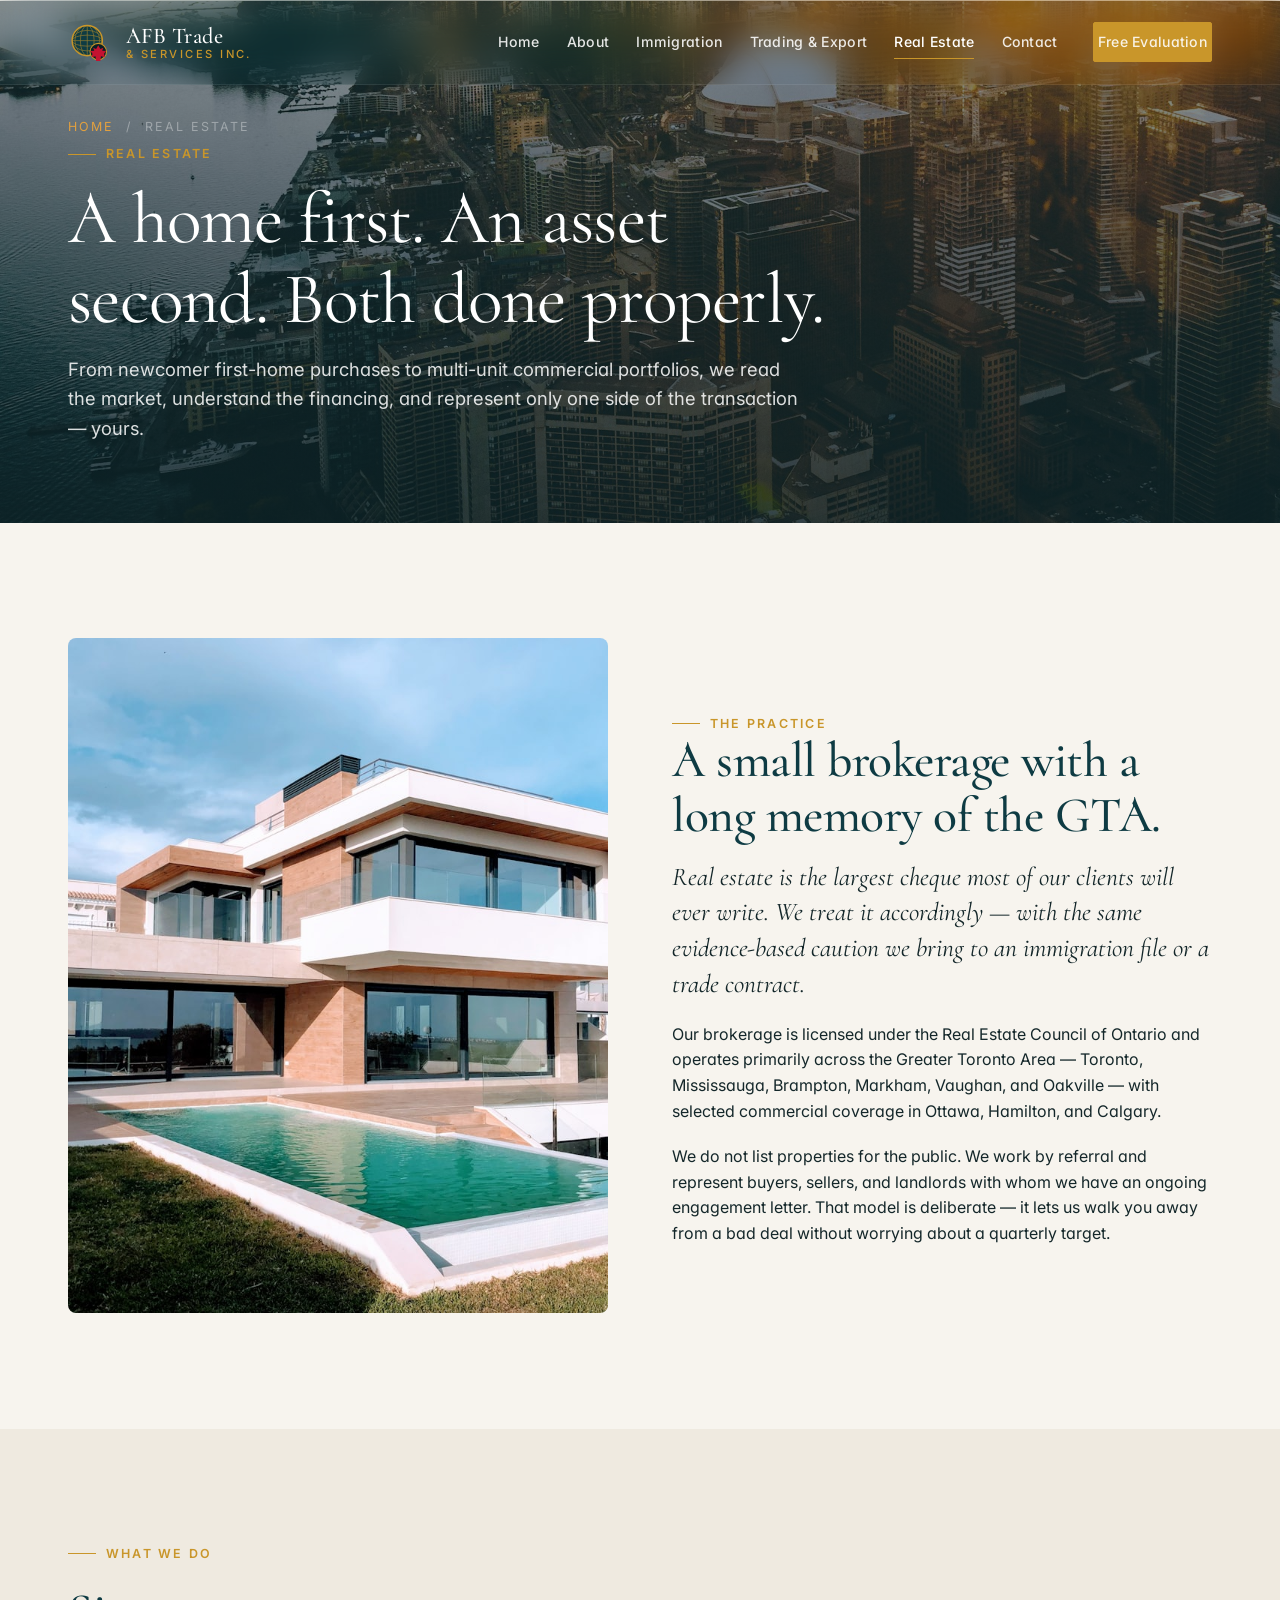
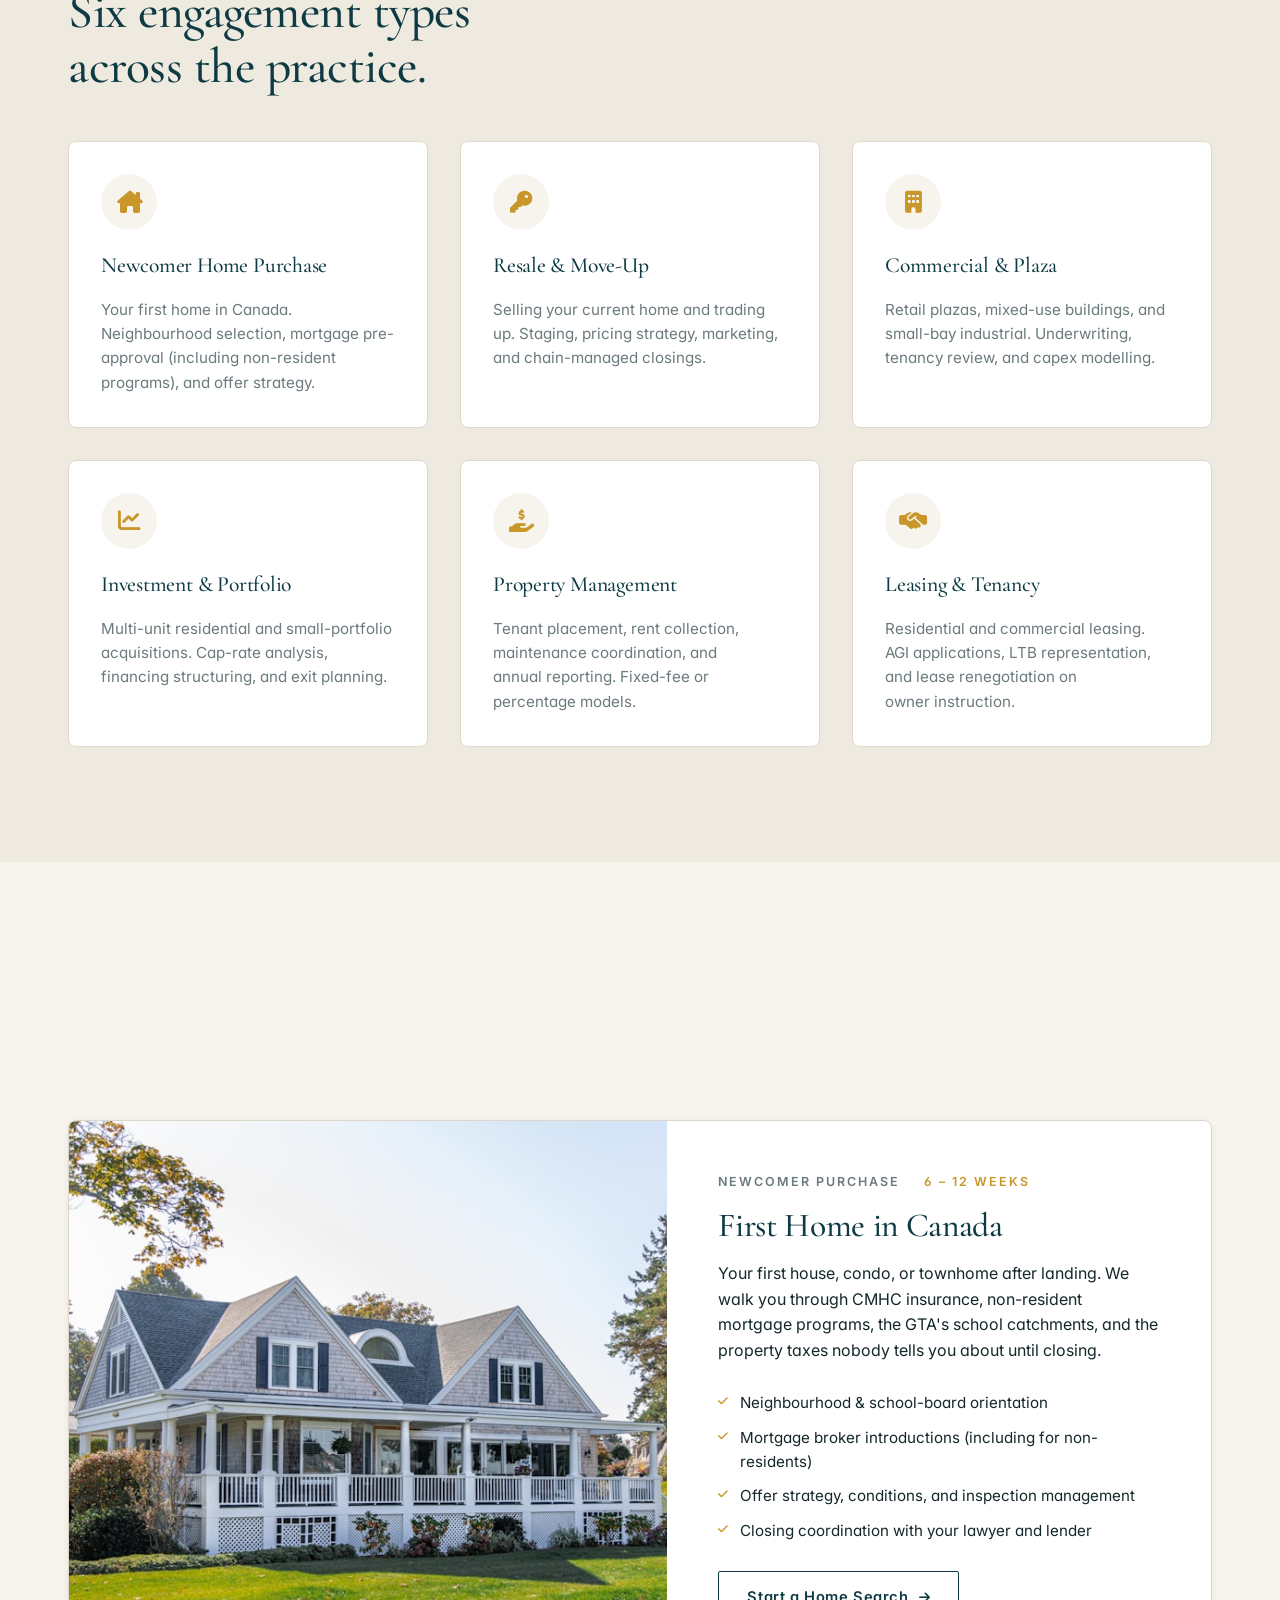
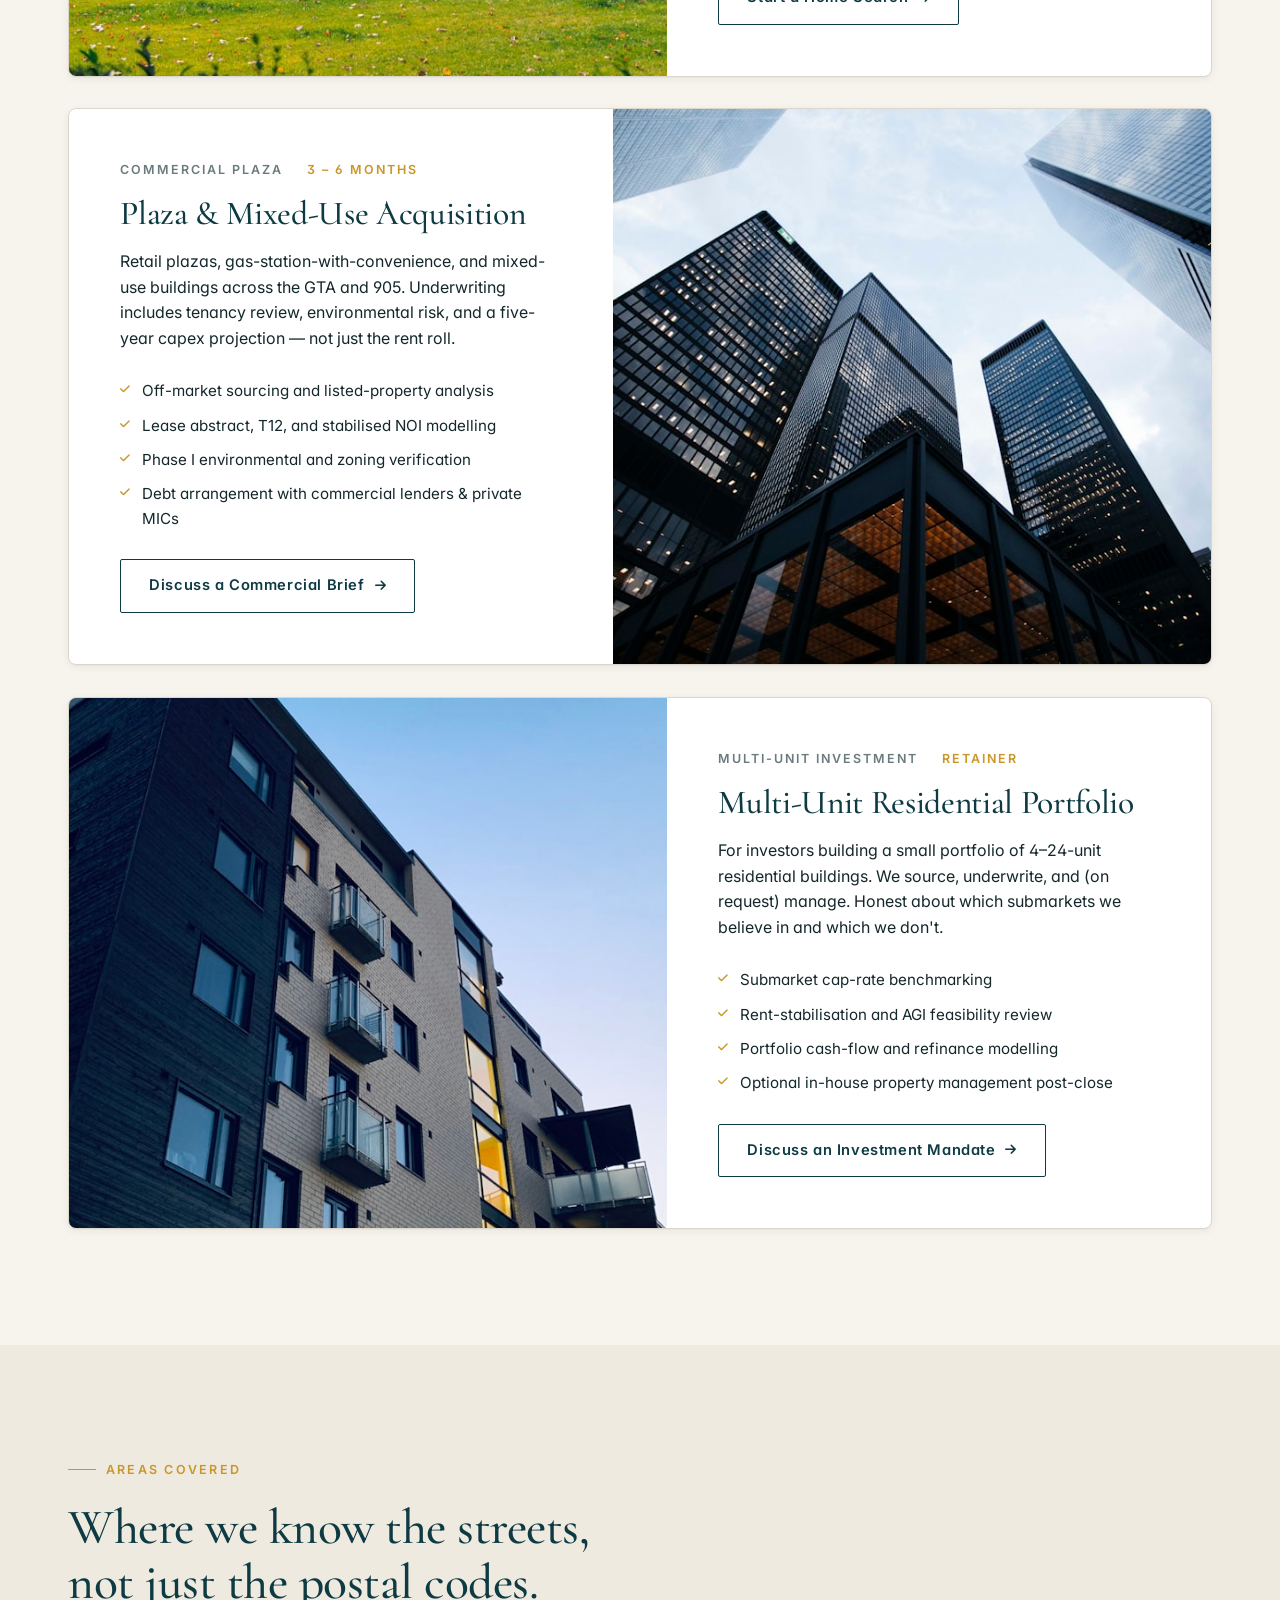
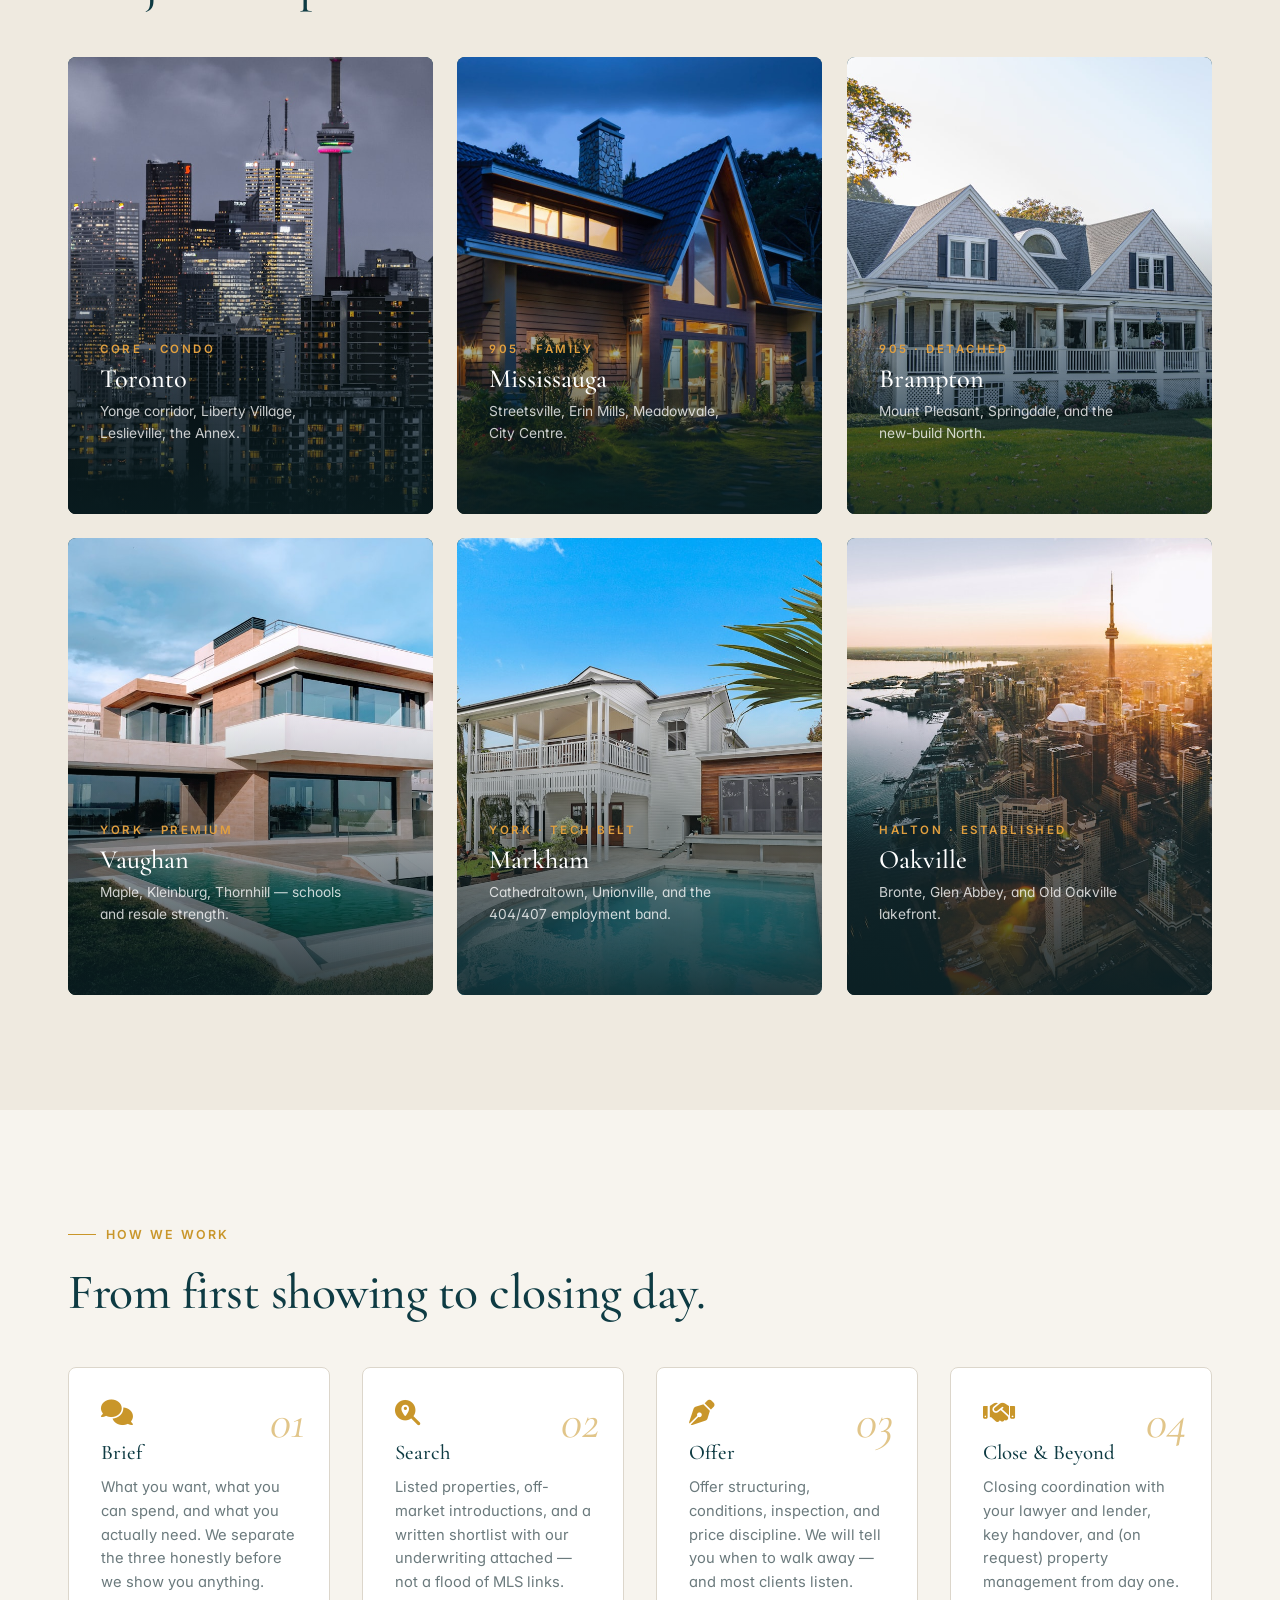
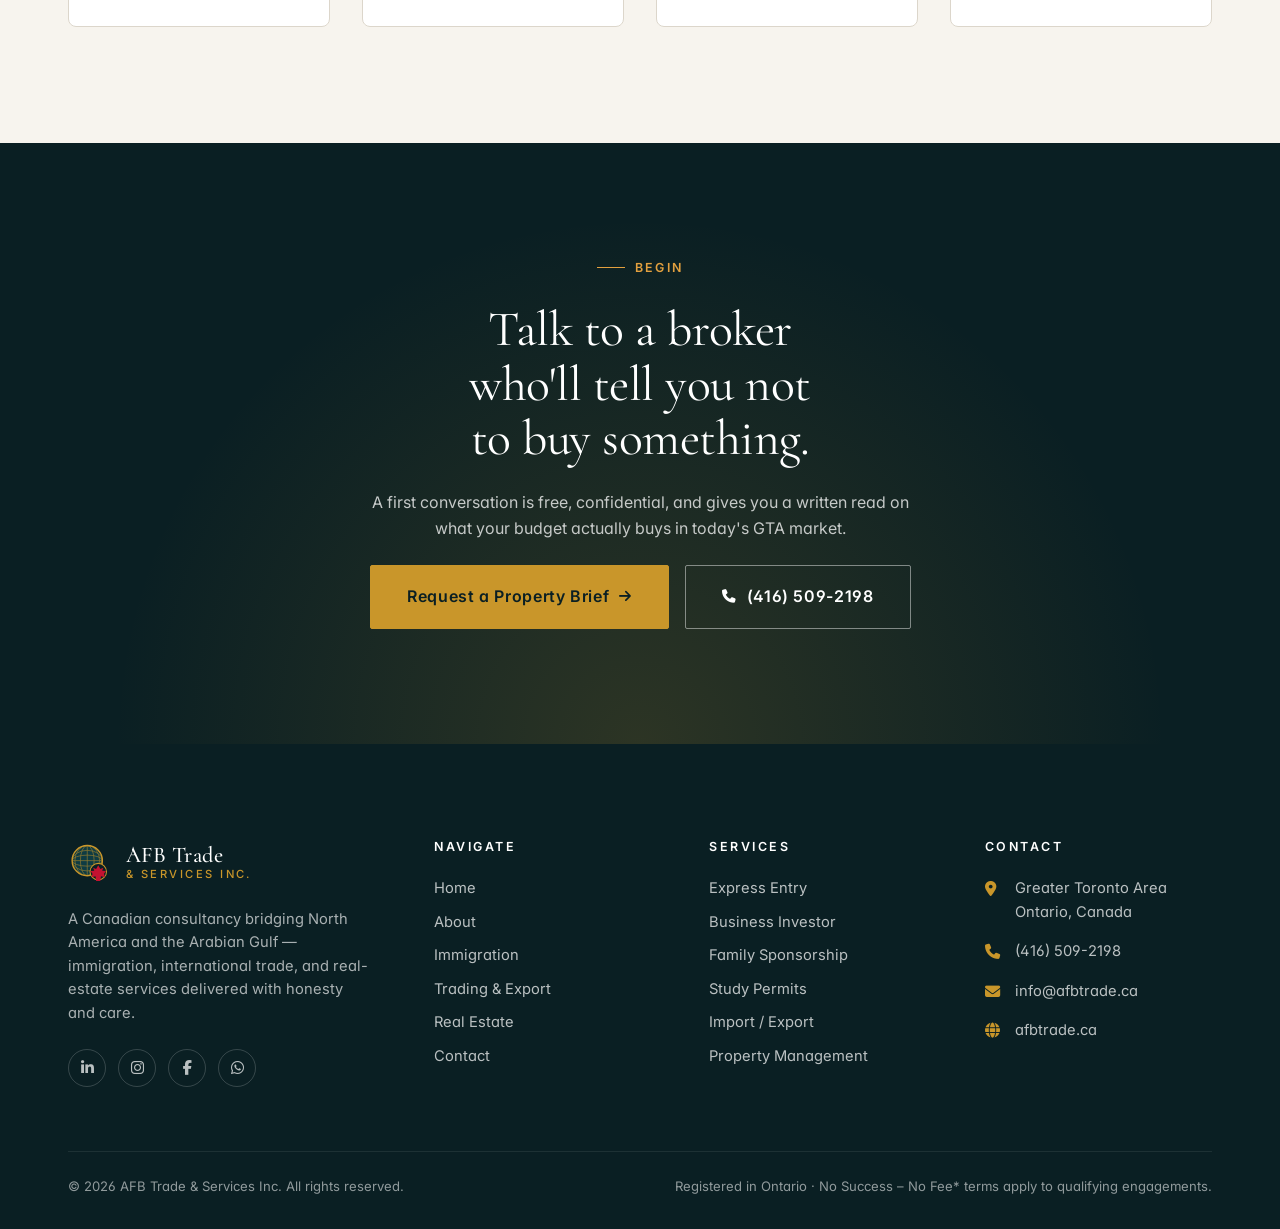
<file: real-estate.html>
<!DOCTYPE html>
<html lang="en">
<head>
  <meta charset="UTF-8" />
  <meta name="viewport" content="width=device-width, initial-scale=1.0" />
  <title>Real Estate — AFB Trade &amp; Services Inc.</title>
  <meta name="description" content="Canadian real-estate services for newcomers, investors, and commercial owners. Residential purchases, commercial portfolios, property management, and market intelligence across the GTA." />
  <link rel="icon" type="image/svg+xml" href="assets/images/favicon.svg" />
  <link rel="preconnect" href="https://fonts.googleapis.com" />
  <link rel="preconnect" href="https://fonts.gstatic.com" crossorigin />
  <link href="https://fonts.googleapis.com/css2?family=Cormorant+Garamond:ital,wght@0,400;0,500;0,600;1,400;1,500&family=Inter:wght@400;500;600;700&display=swap" rel="stylesheet" />
  <link rel="stylesheet" href="https://cdnjs.cloudflare.com/ajax/libs/font-awesome/6.5.1/css/all.min.css" referrerpolicy="no-referrer" />
  <link rel="stylesheet" href="assets/css/styles.css" />
</head>
<body>

  <header class="site-header on-dark-hero">
    <div class="header-inner">
      <a class="brand" href="index.html" aria-label="AFB Trade &amp; Services — home">
        <svg class="brand-mark" viewBox="0 0 64 64" xmlns="http://www.w3.org/2000/svg" aria-hidden="true">
          <defs><clipPath id="hdrGlobe"><circle cx="28" cy="30" r="22"/></clipPath></defs>
          <circle cx="28" cy="30" r="22" fill="#0E3B43"/>
          <g clip-path="url(#hdrGlobe)" fill="none" stroke="#C9962A" stroke-width="1" opacity="0.7">
            <line x1="6" y1="30" x2="50" y2="30"/><ellipse cx="28" cy="30" rx="22" ry="8"/><ellipse cx="28" cy="30" rx="22" ry="15"/>
            <line x1="28" y1="8" x2="28" y2="52"/><ellipse cx="28" cy="30" rx="10" ry="22"/><ellipse cx="28" cy="30" rx="18" ry="22"/>
          </g>
          <circle cx="28" cy="30" r="22" fill="none" stroke="#C9962A" stroke-width="2"/>
          <circle cx="44" cy="46" r="12" fill="#0A1F23"/>
          <circle cx="44" cy="46" r="12" fill="none" stroke="#C9962A" stroke-width="1.5"/>
          <g transform="translate(44 46) scale(0.22)"><path d="M 0,-42 L 14,-18 L 34,-26 L 26,-6 L 52,-4 L 38,14 L 44,38 L 18,30 L 14,62 L -14,62 L -18,30 L -44,38 L -38,14 L -52,-4 L -26,-6 L -34,-26 L -14,-18 Z" fill="#C41230"/></g>
        </svg>
        <span class="brand-text"><span class="brand-name">AFB Trade</span><span class="brand-tag">&amp; Services Inc.</span></span>
      </a>
      <nav class="site-nav" aria-label="Primary">
        <a href="index.html">Home</a>
        <a href="about.html">About</a>
        <a href="immigration.html">Immigration</a>
        <a href="trading.html">Trading &amp; Export</a>
        <a href="real-estate.html" class="active">Real Estate</a>
        <a href="contact.html">Contact</a>
        <a href="contact.html" class="btn btn-accent btn-sm">Free Evaluation</a>
      </nav>
      <button class="hamburger" type="button" aria-label="Open menu" aria-expanded="false" aria-controls="mobileNav" onclick="toggleMobileNav()"><span></span><span></span><span></span></button>
    </div>
  </header>

  <nav class="mobile-nav" id="mobileNav" aria-label="Mobile">
    <a href="index.html">Home</a>
    <a href="about.html">About</a>
    <a href="immigration.html">Immigration</a>
    <a href="trading.html">Trading &amp; Export</a>
    <a href="real-estate.html" class="active">Real Estate</a>
    <a href="contact.html">Contact</a>
    <div class="mobile-meta">
      <span><i class="fa-solid fa-location-dot"></i>Greater Toronto Area, Canada</span>
      <span><i class="fa-solid fa-phone"></i><a href="tel:+14165092198" style="color:inherit;">(416) 509-2198</a></span>
      <span><i class="fa-solid fa-envelope"></i><a href="mailto:info@afbtrade.ca" style="color:inherit;">info@afbtrade.ca</a></span>
    </div>
  </nav>

  <main>

    <section class="page-header" aria-label="Real estate services">
      <div class="hero-bg">
        <img src="assets/images/hero-realestate.jpg" alt="A leafy Toronto residential street lined with detached homes." />
      </div>
      <div class="container">
        <div class="page-header-inner">
          <nav class="crumbs" aria-label="Breadcrumb"><a href="index.html">Home</a><span>/</span><span>Real Estate</span></nav>
          <span class="eyebrow">Real Estate</span>
          <h1>A home first. An asset second. Both done properly.</h1>
          <p>From newcomer first-home purchases to multi-unit commercial portfolios, we read the market, understand the financing, and represent only one side of the transaction — yours.</p>
        </div>
      </div>
    </section>

    <!-- INTRO -->
    <section class="section">
      <div class="container">
        <div class="two-col reverse">
          <div class="animate-on-scroll">
            <span class="eyebrow">The Practice</span>
            <h2>A small brokerage with a long memory of the GTA.</h2>
            <p class="lede">Real estate is the largest cheque most of our clients will ever write. We treat it accordingly — with the same evidence-based caution we bring to an immigration file or a trade contract.</p>
            <p style="margin-top: 20px;">Our brokerage is licensed under the Real Estate Council of Ontario and operates primarily across the Greater Toronto Area — Toronto, Mississauga, Brampton, Markham, Vaughan, and Oakville — with selected commercial coverage in Ottawa, Hamilton, and Calgary.</p>
            <p style="margin-top: 20px;">We do not list properties for the public. We work by referral and represent buyers, sellers, and landlords with whom we have an ongoing engagement letter. That model is deliberate — it lets us walk you away from a bad deal without worrying about a quarterly target.</p>
          </div>
          <div class="col-media animate-on-scroll" data-delay="100">
            <img src="assets/images/media-homes.jpg" alt="A contemporary home interior in the Greater Toronto Area." />
          </div>
        </div>
      </div>
    </section>

    <!-- SERVICES TILES -->
    <section class="section bg-cream-alt">
      <div class="container">
        <div class="section-title animate-on-scroll">
          <span class="eyebrow">What We Do</span>
          <h2>Six engagement types across the practice.</h2>
        </div>
        <div class="service-tiles">
          <article class="service-tile animate-on-scroll">
            <div class="tile-icon"><i class="fa-solid fa-house-chimney"></i></div>
            <h3>Newcomer Home Purchase</h3>
            <p>Your first home in Canada. Neighbourhood selection, mortgage pre-approval (including non-resident programs), and offer strategy.</p>
          </article>
          <article class="service-tile animate-on-scroll" data-delay="100">
            <div class="tile-icon"><i class="fa-solid fa-key"></i></div>
            <h3>Resale &amp; Move-Up</h3>
            <p>Selling your current home and trading up. Staging, pricing strategy, marketing, and chain-managed closings.</p>
          </article>
          <article class="service-tile animate-on-scroll" data-delay="200">
            <div class="tile-icon"><i class="fa-solid fa-building"></i></div>
            <h3>Commercial &amp; Plaza</h3>
            <p>Retail plazas, mixed-use buildings, and small-bay industrial. Underwriting, tenancy review, and capex modelling.</p>
          </article>
          <article class="service-tile animate-on-scroll">
            <div class="tile-icon"><i class="fa-solid fa-chart-line"></i></div>
            <h3>Investment &amp; Portfolio</h3>
            <p>Multi-unit residential and small-portfolio acquisitions. Cap-rate analysis, financing structuring, and exit planning.</p>
          </article>
          <article class="service-tile animate-on-scroll" data-delay="100">
            <div class="tile-icon"><i class="fa-solid fa-hand-holding-dollar"></i></div>
            <h3>Property Management</h3>
            <p>Tenant placement, rent collection, maintenance coordination, and annual reporting. Fixed-fee or percentage models.</p>
          </article>
          <article class="service-tile animate-on-scroll" data-delay="200">
            <div class="tile-icon"><i class="fa-solid fa-handshake-simple"></i></div>
            <h3>Leasing &amp; Tenancy</h3>
            <p>Residential and commercial leasing. AGI applications, LTB representation, and lease renegotiation on owner instruction.</p>
          </article>
        </div>
      </div>
    </section>

    <!-- FEATURED ENGAGEMENTS -->
    <section class="section">
      <div class="container">
        <div class="section-title animate-on-scroll">
          <span class="eyebrow">Three Engagements</span>
          <h2>What we run most often.</h2>
        </div>

        <div class="programs">
          <article class="program-card animate-on-scroll">
            <div class="program-media">
              <img src="assets/images/prog-residential.jpg" alt="A welcoming front door of a Canadian family home." />
            </div>
            <div class="program-body">
              <div class="program-meta"><span>Newcomer Purchase</span><span><strong>6 – 12 weeks</strong></span></div>
              <h3>First Home in Canada</h3>
              <p>Your first house, condo, or townhome after landing. We walk you through CMHC insurance, non-resident mortgage programs, the GTA's school catchments, and the property taxes nobody tells you about until closing.</p>
              <ul class="bullets">
                <li><i class="fa-solid fa-check"></i>Neighbourhood &amp; school-board orientation</li>
                <li><i class="fa-solid fa-check"></i>Mortgage broker introductions (including for non-residents)</li>
                <li><i class="fa-solid fa-check"></i>Offer strategy, conditions, and inspection management</li>
                <li><i class="fa-solid fa-check"></i>Closing coordination with your lawyer and lender</li>
              </ul>
              <a href="contact.html" class="btn btn-outline-dark">Start a Home Search <i class="fa-solid fa-arrow-right"></i></a>
            </div>
          </article>

          <article class="program-card animate-on-scroll">
            <div class="program-media">
              <img src="assets/images/prog-commercial.jpg" alt="A small retail plaza on a busy GTA arterial road." />
            </div>
            <div class="program-body">
              <div class="program-meta"><span>Commercial Plaza</span><span><strong>3 – 6 months</strong></span></div>
              <h3>Plaza &amp; Mixed-Use Acquisition</h3>
              <p>Retail plazas, gas-station-with-convenience, and mixed-use buildings across the GTA and 905. Underwriting includes tenancy review, environmental risk, and a five-year capex projection — not just the rent roll.</p>
              <ul class="bullets">
                <li><i class="fa-solid fa-check"></i>Off-market sourcing and listed-property analysis</li>
                <li><i class="fa-solid fa-check"></i>Lease abstract, T12, and stabilised NOI modelling</li>
                <li><i class="fa-solid fa-check"></i>Phase I environmental and zoning verification</li>
                <li><i class="fa-solid fa-check"></i>Debt arrangement with commercial lenders &amp; private MICs</li>
              </ul>
              <a href="contact.html" class="btn btn-outline-dark">Discuss a Commercial Brief <i class="fa-solid fa-arrow-right"></i></a>
            </div>
          </article>

          <article class="program-card animate-on-scroll">
            <div class="program-media">
              <img src="assets/images/prog-multiunit.jpg" alt="A small multi-unit residential apartment building in Toronto." />
            </div>
            <div class="program-body">
              <div class="program-meta"><span>Multi-Unit Investment</span><span><strong>Retainer</strong></span></div>
              <h3>Multi-Unit Residential Portfolio</h3>
              <p>For investors building a small portfolio of 4–24-unit residential buildings. We source, underwrite, and (on request) manage. Honest about which submarkets we believe in and which we don't.</p>
              <ul class="bullets">
                <li><i class="fa-solid fa-check"></i>Submarket cap-rate benchmarking</li>
                <li><i class="fa-solid fa-check"></i>Rent-stabilisation and AGI feasibility review</li>
                <li><i class="fa-solid fa-check"></i>Portfolio cash-flow and refinance modelling</li>
                <li><i class="fa-solid fa-check"></i>Optional in-house property management post-close</li>
              </ul>
              <a href="contact.html" class="btn btn-outline-dark">Discuss an Investment Mandate <i class="fa-solid fa-arrow-right"></i></a>
            </div>
          </article>
        </div>
      </div>
    </section>

    <!-- AREAS COVERED  (uses dest-card vocabulary) -->
    <section class="section bg-cream-alt">
      <div class="container">
        <div class="section-title animate-on-scroll">
          <span class="eyebrow">Areas Covered</span>
          <h2>Where we know the streets, not just the postal codes.</h2>
        </div>
        <div class="dest-grid">
          <a class="dest-card animate-on-scroll" href="contact.html">
            <img src="assets/images/dest-toronto.jpg" alt="Toronto downtown condo towers." />
            <div class="dest-body"><span class="dest-kicker">Core · Condo</span><span class="dest-title">Toronto</span><span class="dest-meta">Yonge corridor, Liberty Village, Leslieville, the Annex.</span><span class="dest-cta">Discuss <i class="fa-solid fa-arrow-right"></i></span></div>
          </a>
          <a class="dest-card animate-on-scroll" data-delay="100" href="contact.html">
            <img src="assets/images/dest-mississauga.jpg" alt="A Mississauga residential street." />
            <div class="dest-body"><span class="dest-kicker">905 · Family</span><span class="dest-title">Mississauga</span><span class="dest-meta">Streetsville, Erin Mills, Meadowvale, City Centre.</span><span class="dest-cta">Discuss <i class="fa-solid fa-arrow-right"></i></span></div>
          </a>
          <a class="dest-card animate-on-scroll" data-delay="200" href="contact.html">
            <img src="assets/images/dest-brampton.jpg" alt="A Brampton subdivision viewed from above." />
            <div class="dest-body"><span class="dest-kicker">905 · Detached</span><span class="dest-title">Brampton</span><span class="dest-meta">Mount Pleasant, Springdale, and the new-build North.</span><span class="dest-cta">Discuss <i class="fa-solid fa-arrow-right"></i></span></div>
          </a>
          <a class="dest-card animate-on-scroll" href="contact.html">
            <img src="assets/images/dest-vaughan.jpg" alt="A new-build community in Vaughan, Ontario." />
            <div class="dest-body"><span class="dest-kicker">York · Premium</span><span class="dest-title">Vaughan</span><span class="dest-meta">Maple, Kleinburg, Thornhill — schools and resale strength.</span><span class="dest-cta">Discuss <i class="fa-solid fa-arrow-right"></i></span></div>
          </a>
          <a class="dest-card animate-on-scroll" data-delay="100" href="contact.html">
            <img src="assets/images/dest-markham.jpg" alt="A modern Markham home with mature trees." />
            <div class="dest-body"><span class="dest-kicker">York · Tech Belt</span><span class="dest-title">Markham</span><span class="dest-meta">Cathedraltown, Unionville, and the 404/407 employment band.</span><span class="dest-cta">Discuss <i class="fa-solid fa-arrow-right"></i></span></div>
          </a>
          <a class="dest-card animate-on-scroll" data-delay="200" href="contact.html">
            <img src="assets/images/dest-oakville.jpg" alt="An Oakville lakefront residence." />
            <div class="dest-body"><span class="dest-kicker">Halton · Established</span><span class="dest-title">Oakville</span><span class="dest-meta">Bronte, Glen Abbey, and Old Oakville lakefront.</span><span class="dest-cta">Discuss <i class="fa-solid fa-arrow-right"></i></span></div>
          </a>
        </div>
      </div>
    </section>

    <!-- HOW WE WORK -->
    <section class="section">
      <div class="container">
        <div class="section-title animate-on-scroll">
          <span class="eyebrow">How We Work</span>
          <h2>From first showing to closing day.</h2>
        </div>
        <div class="steps">
          <article class="step animate-on-scroll"><i class="fa-solid fa-comments"></i><h4>Brief</h4><p>What you want, what you can spend, and what you actually need. We separate the three honestly before we show you anything.</p></article>
          <article class="step animate-on-scroll" data-delay="100"><i class="fa-solid fa-magnifying-glass-location"></i><h4>Search</h4><p>Listed properties, off-market introductions, and a written shortlist with our underwriting attached — not a flood of MLS links.</p></article>
          <article class="step animate-on-scroll" data-delay="200"><i class="fa-solid fa-pen-nib"></i><h4>Offer</h4><p>Offer structuring, conditions, inspection, and price discipline. We will tell you when to walk away — and most clients listen.</p></article>
          <article class="step animate-on-scroll" data-delay="300"><i class="fa-solid fa-handshake"></i><h4>Close &amp; Beyond</h4><p>Closing coordination with your lawyer and lender, key handover, and (on request) property management from day one.</p></article>
        </div>
      </div>
    </section>

    <section class="cta-final section">
      <div class="container">
        <span class="eyebrow animate-on-scroll" style="color: var(--color-accent-2);">Begin</span>
        <h2 class="animate-on-scroll">Talk to a broker who'll tell you not to buy something.</h2>
        <p class="animate-on-scroll" data-delay="100">A first conversation is free, confidential, and gives you a written read on what your budget actually buys in today's GTA market.</p>
        <div class="hero-actions animate-on-scroll" data-delay="200">
          <a href="contact.html" class="btn btn-accent btn-lg">Request a Property Brief <i class="fa-solid fa-arrow-right"></i></a>
          <a href="tel:+14165092198" class="btn btn-outline btn-lg"><i class="fa-solid fa-phone"></i> (416) 509-2198</a>
        </div>
      </div>
    </section>

  </main>

  <footer class="footer">
    <div class="container">
      <div class="footer-grid">
        <div class="footer-col footer-about">
          <a class="brand" href="index.html" aria-label="AFB Trade &amp; Services">
            <svg class="brand-mark" viewBox="0 0 64 64" xmlns="http://www.w3.org/2000/svg" aria-hidden="true">
              <defs><clipPath id="ftrGlobe"><circle cx="28" cy="30" r="22"/></clipPath></defs>
              <circle cx="28" cy="30" r="22" fill="#0E3B43"/>
              <g clip-path="url(#ftrGlobe)" fill="none" stroke="#C9962A" stroke-width="1" opacity="0.7">
                <line x1="6" y1="30" x2="50" y2="30"/><ellipse cx="28" cy="30" rx="22" ry="8"/><ellipse cx="28" cy="30" rx="22" ry="15"/>
                <line x1="28" y1="8" x2="28" y2="52"/><ellipse cx="28" cy="30" rx="10" ry="22"/><ellipse cx="28" cy="30" rx="18" ry="22"/>
              </g>
              <circle cx="28" cy="30" r="22" fill="none" stroke="#C9962A" stroke-width="2"/>
              <circle cx="44" cy="46" r="12" fill="#0A1F23"/>
              <circle cx="44" cy="46" r="12" fill="none" stroke="#C9962A" stroke-width="1.5"/>
              <g transform="translate(44 46) scale(0.22)"><path d="M 0,-42 L 14,-18 L 34,-26 L 26,-6 L 52,-4 L 38,14 L 44,38 L 18,30 L 14,62 L -14,62 L -18,30 L -44,38 L -38,14 L -52,-4 L -26,-6 L -34,-26 L -14,-18 Z" fill="#C41230"/></g>
            </svg>
            <span class="brand-text"><span class="brand-name">AFB Trade</span><span class="brand-tag">&amp; Services Inc.</span></span>
          </a>
          <p>A Canadian consultancy bridging North America and the Arabian Gulf — immigration, international trade, and real-estate services delivered with honesty and care.</p>
          <div class="footer-social">
            <a href="#" aria-label="LinkedIn"><i class="fa-brands fa-linkedin-in"></i></a>
            <a href="#" aria-label="Instagram"><i class="fa-brands fa-instagram"></i></a>
            <a href="#" aria-label="Facebook"><i class="fa-brands fa-facebook-f"></i></a>
            <a href="#" aria-label="WhatsApp"><i class="fa-brands fa-whatsapp"></i></a>
          </div>
        </div>
        <div class="footer-col"><h4>Navigate</h4><ul class="footer-links"><li><a href="index.html">Home</a></li><li><a href="about.html">About</a></li><li><a href="immigration.html">Immigration</a></li><li><a href="trading.html">Trading &amp; Export</a></li><li><a href="real-estate.html">Real Estate</a></li><li><a href="contact.html">Contact</a></li></ul></div>
        <div class="footer-col"><h4>Services</h4><ul class="footer-links"><li><a href="immigration.html">Express Entry</a></li><li><a href="immigration.html">Business Investor</a></li><li><a href="immigration.html">Family Sponsorship</a></li><li><a href="immigration.html">Study Permits</a></li><li><a href="trading.html">Import / Export</a></li><li><a href="real-estate.html">Property Management</a></li></ul></div>
        <div class="footer-col"><h4>Contact</h4><ul class="footer-contact"><li><i class="fa-solid fa-location-dot"></i><span>Greater Toronto Area<br />Ontario, Canada</span></li><li><i class="fa-solid fa-phone"></i><a href="tel:+14165092198">(416) 509-2198</a></li><li><i class="fa-solid fa-envelope"></i><a href="mailto:info@afbtrade.ca">info@afbtrade.ca</a></li><li><i class="fa-solid fa-globe"></i><a href="https://afbtrade.ca">afbtrade.ca</a></li></ul></div>
      </div>
      <div class="footer-bottom">
        <p>&copy; <span data-year>2026</span> AFB Trade &amp; Services Inc. All rights reserved.</p>
        <p>Registered in Ontario · No&nbsp;Success&nbsp;–&nbsp;No&nbsp;Fee* terms apply to qualifying engagements.</p>
      </div>
    </div>
  </footer>

  <script src="assets/js/main.js"></script>
</body>
</html>
</file>
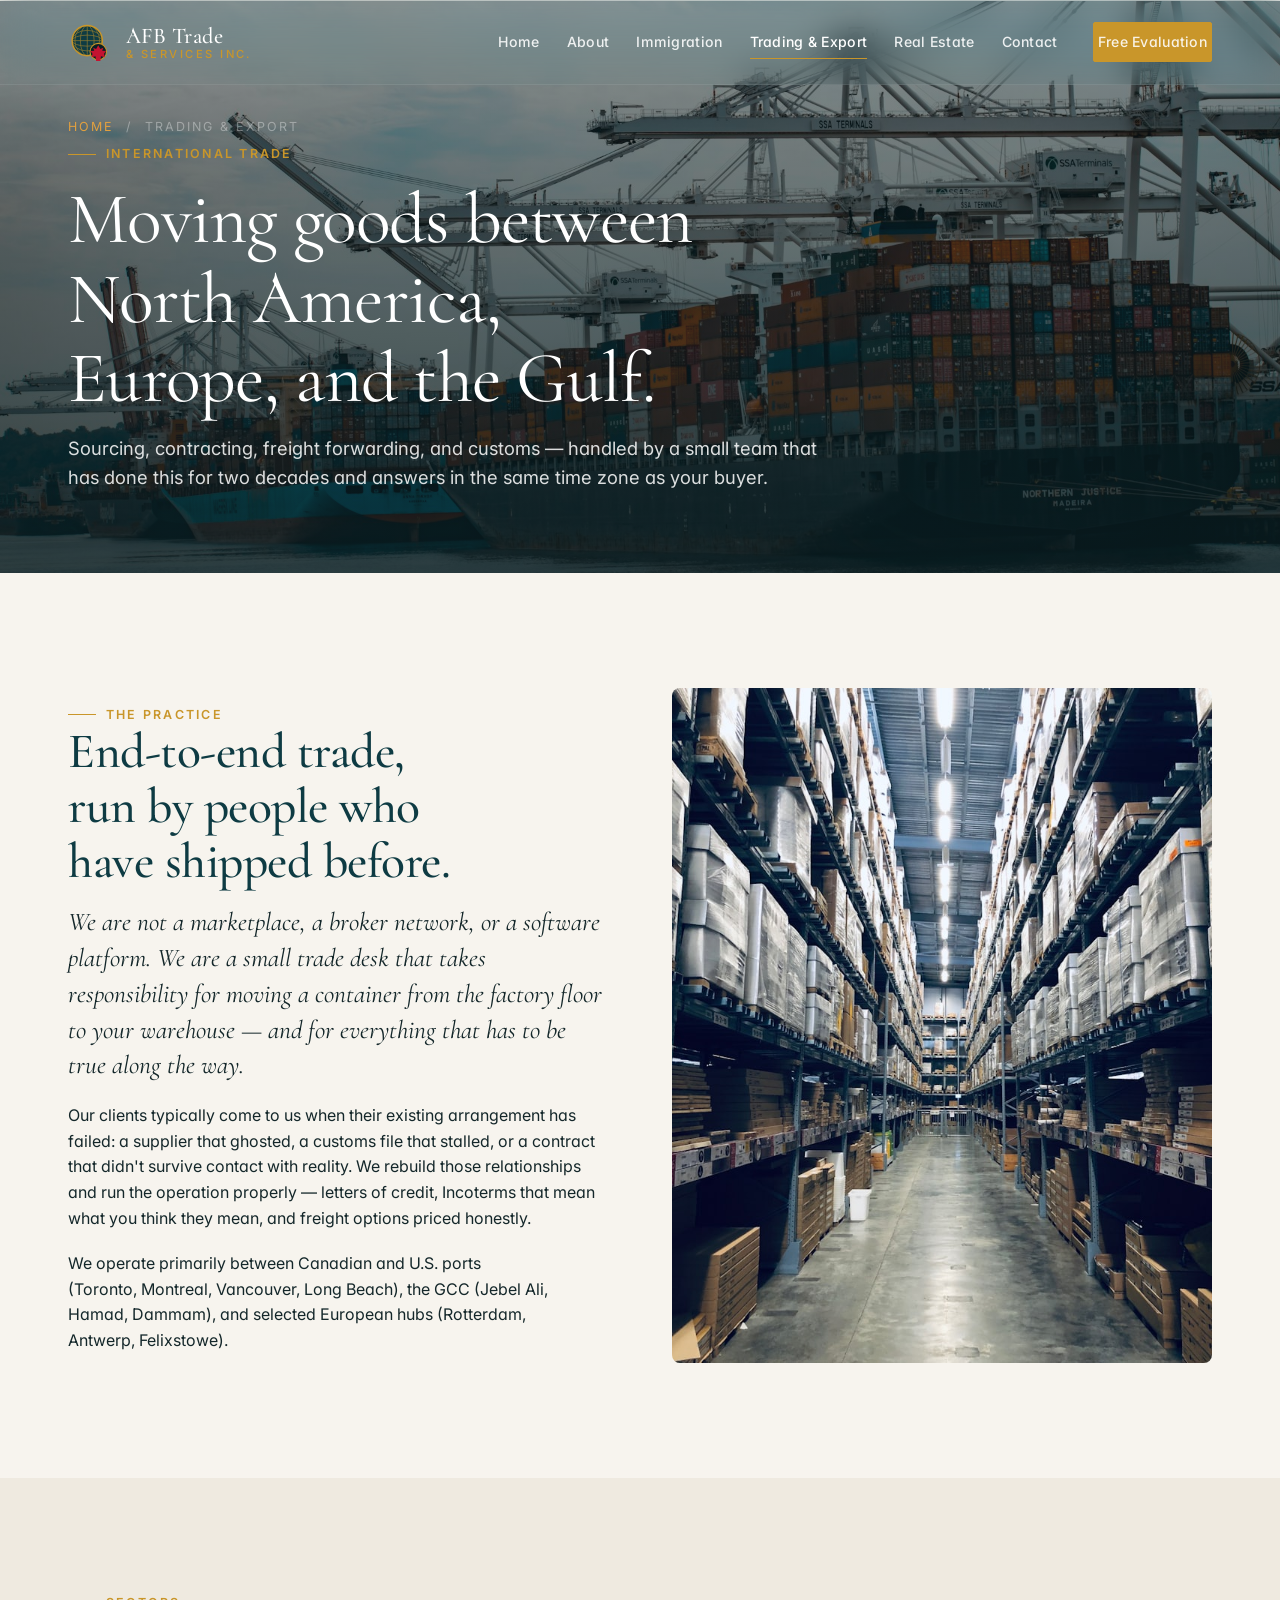
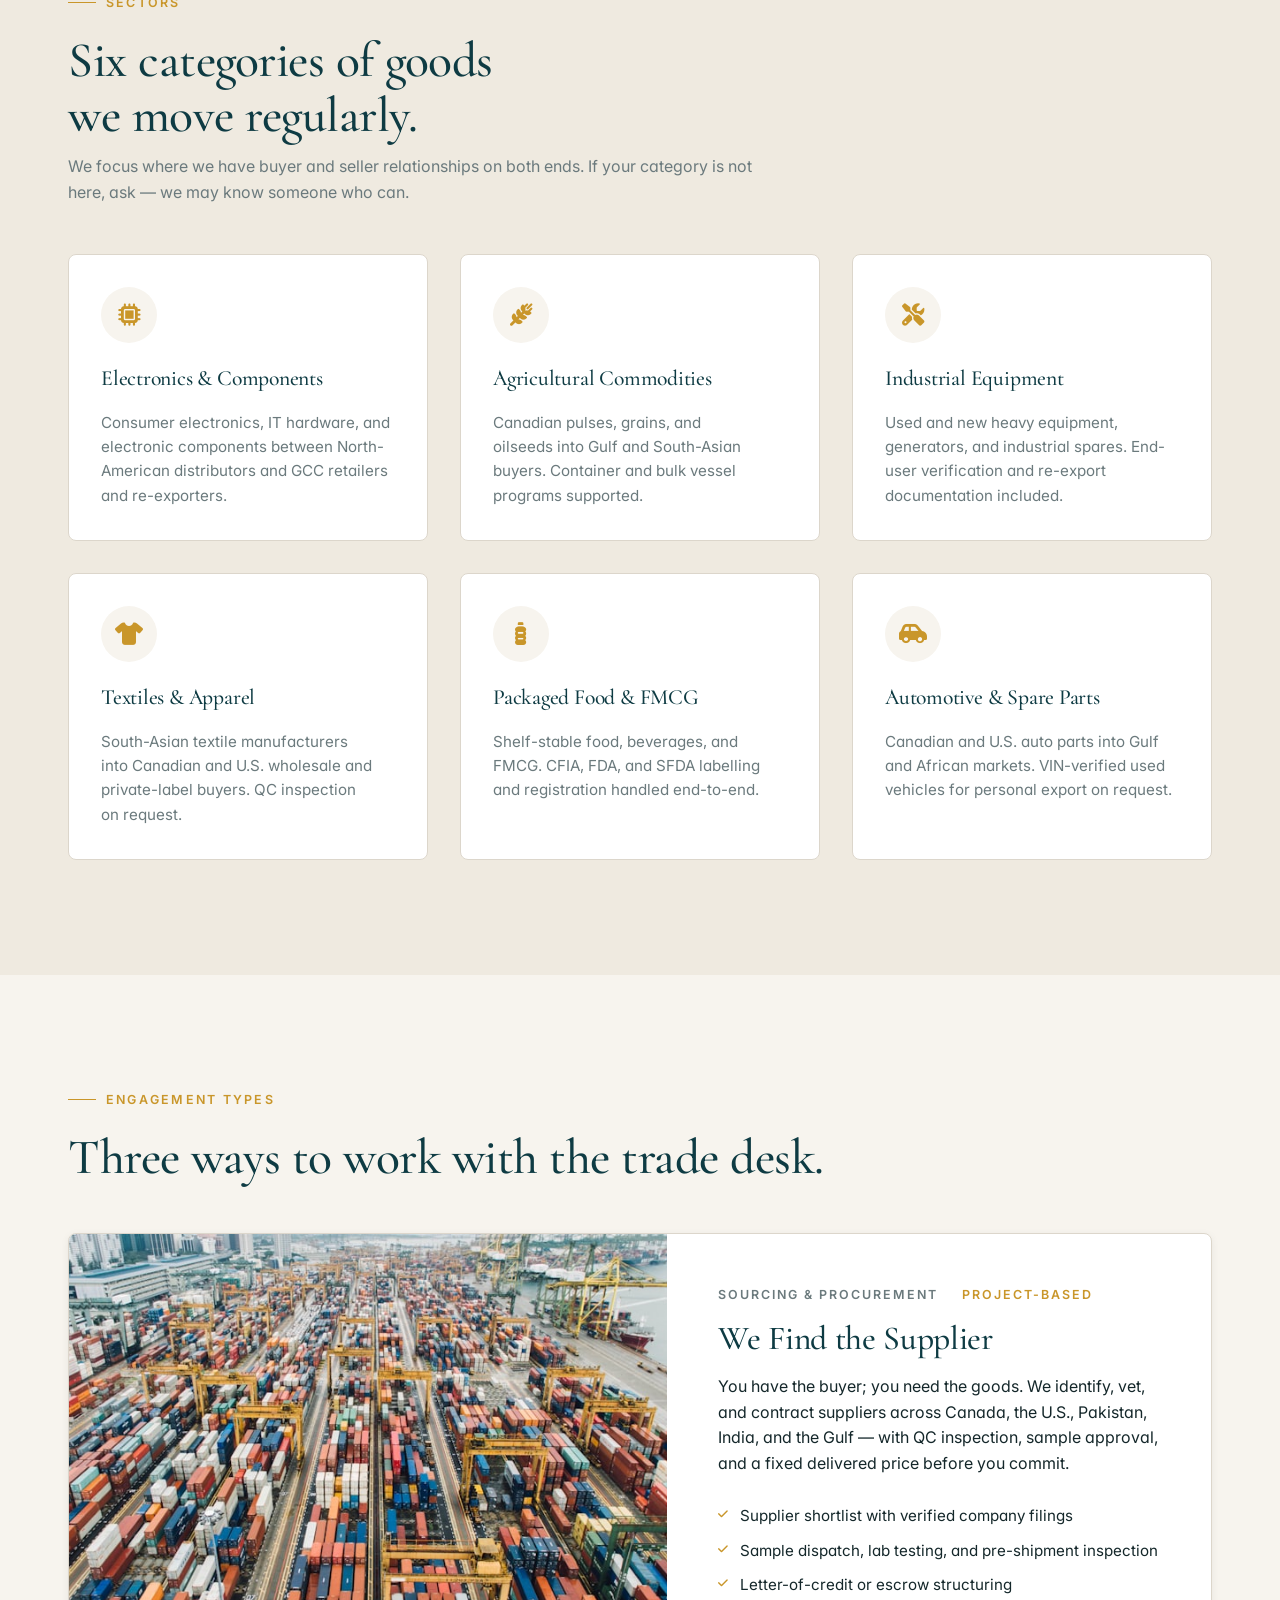
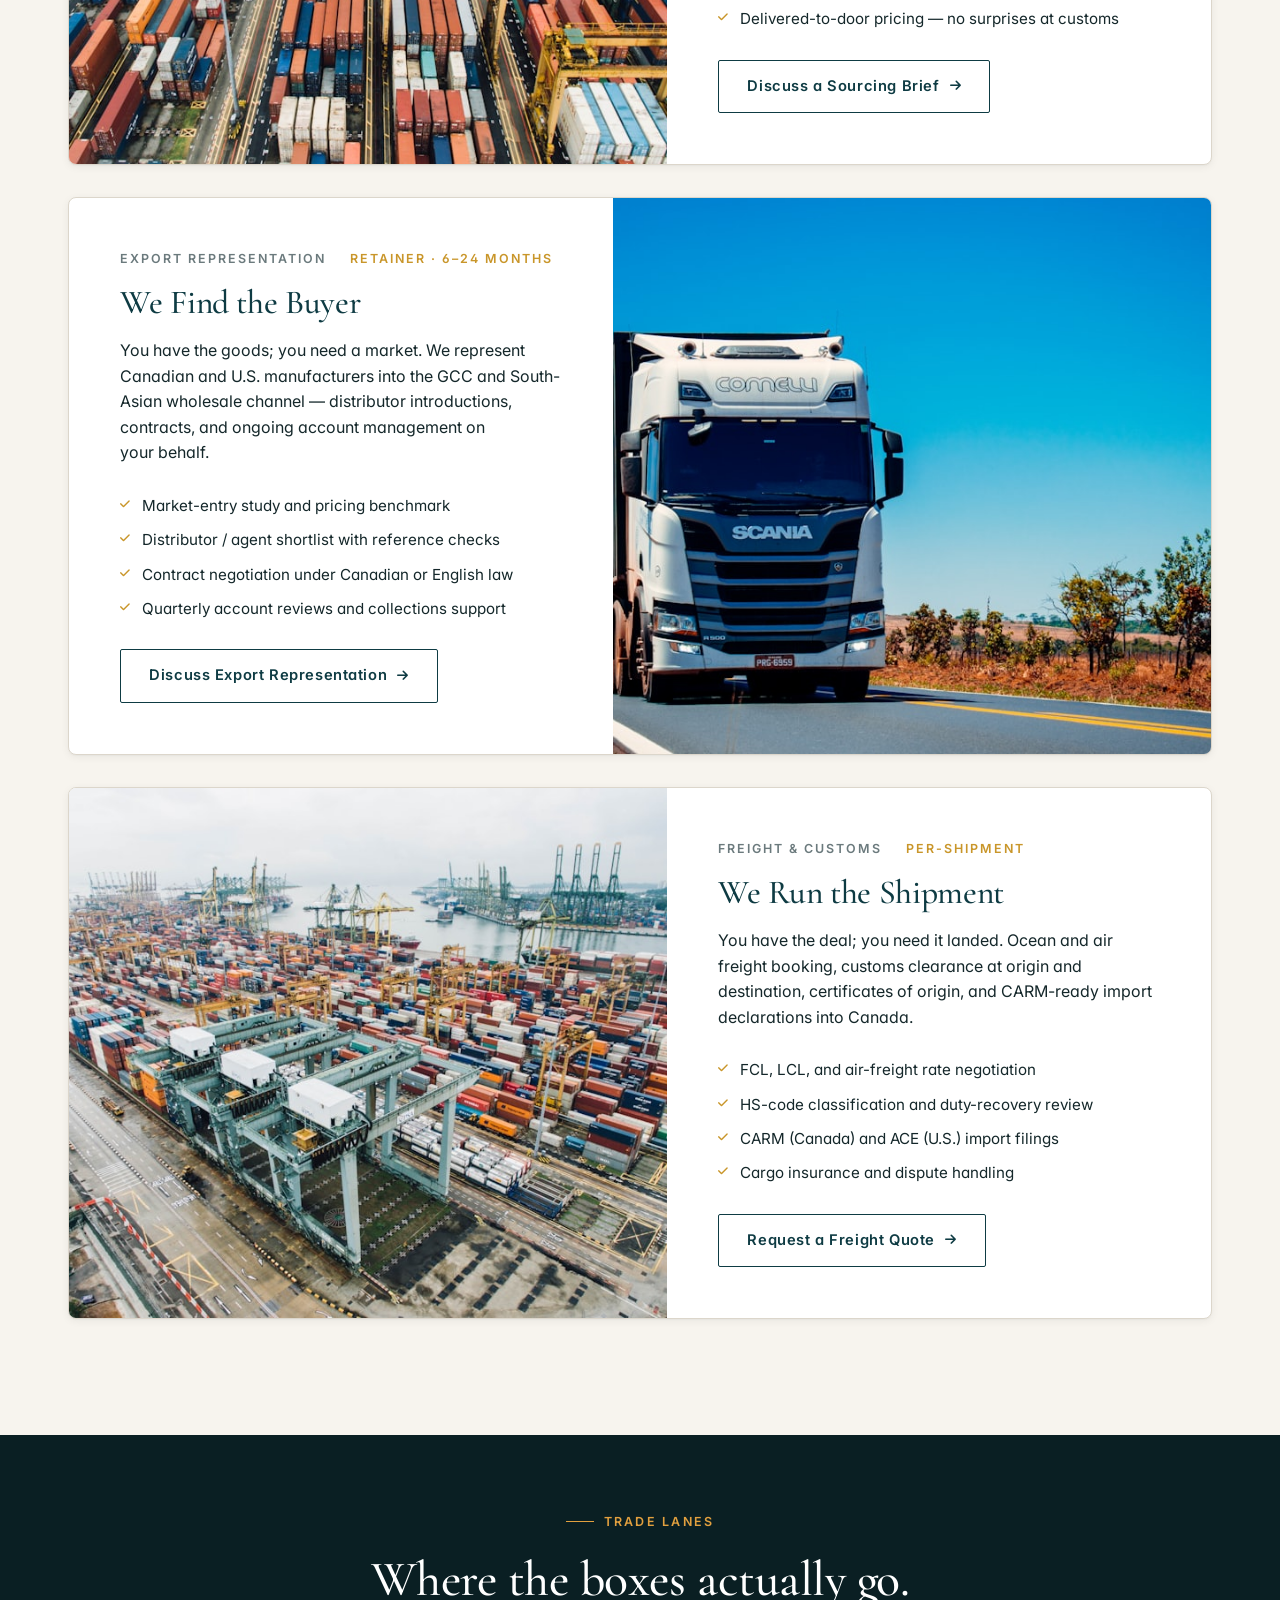
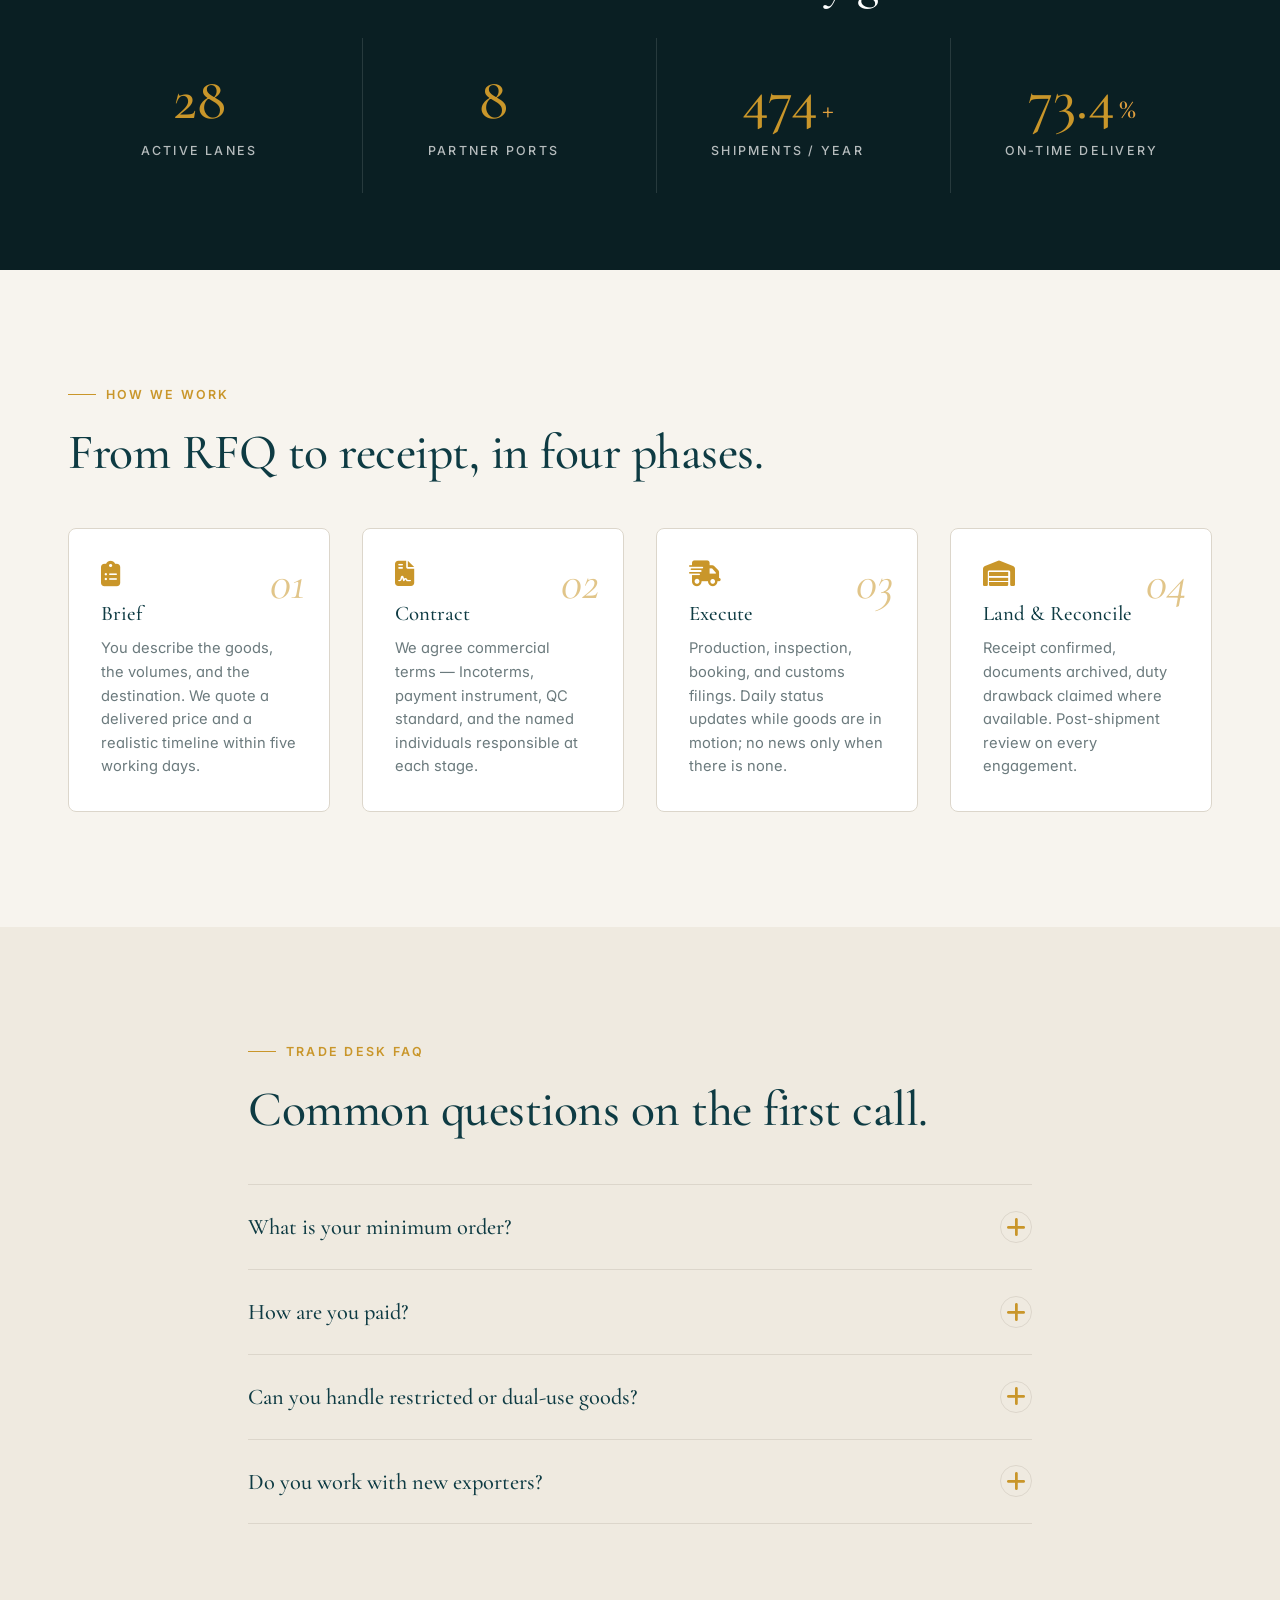
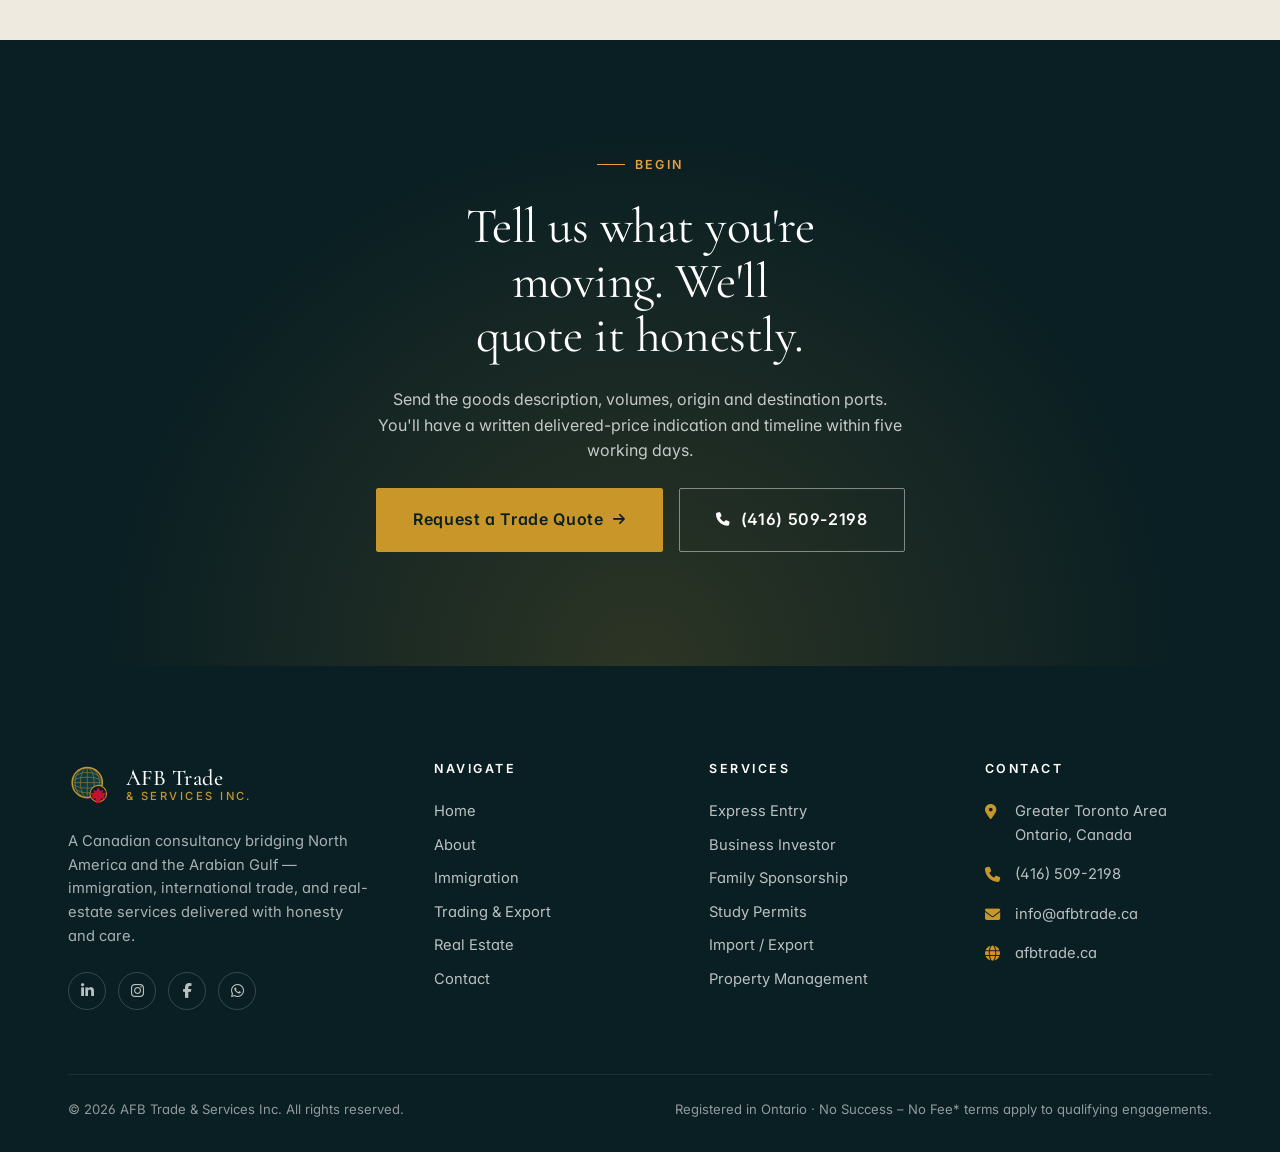
<file: trading.html>
<!DOCTYPE html>
<html lang="en">
<head>
  <meta charset="UTF-8" />
  <meta name="viewport" content="width=device-width, initial-scale=1.0" />
  <title>Trading &amp; Export — AFB Trade &amp; Services Inc.</title>
  <meta name="description" content="International trade between North America, Europe, and the Arabian Gulf. Sourcing, contracting, freight forwarding, and customs clearance for commodities, electronics, and wholesale goods." />
  <link rel="icon" type="image/svg+xml" href="assets/images/favicon.svg" />
  <link rel="preconnect" href="https://fonts.googleapis.com" />
  <link rel="preconnect" href="https://fonts.gstatic.com" crossorigin />
  <link href="https://fonts.googleapis.com/css2?family=Cormorant+Garamond:ital,wght@0,400;0,500;0,600;1,400;1,500&family=Inter:wght@400;500;600;700&display=swap" rel="stylesheet" />
  <link rel="stylesheet" href="https://cdnjs.cloudflare.com/ajax/libs/font-awesome/6.5.1/css/all.min.css" referrerpolicy="no-referrer" />
  <link rel="stylesheet" href="assets/css/styles.css" />
</head>
<body>

  <header class="site-header on-dark-hero">
    <div class="header-inner">
      <a class="brand" href="index.html" aria-label="AFB Trade &amp; Services — home">
        <svg class="brand-mark" viewBox="0 0 64 64" xmlns="http://www.w3.org/2000/svg" aria-hidden="true">
          <defs><clipPath id="hdrGlobe"><circle cx="28" cy="30" r="22"/></clipPath></defs>
          <circle cx="28" cy="30" r="22" fill="#0E3B43"/>
          <g clip-path="url(#hdrGlobe)" fill="none" stroke="#C9962A" stroke-width="1" opacity="0.7">
            <line x1="6" y1="30" x2="50" y2="30"/><ellipse cx="28" cy="30" rx="22" ry="8"/><ellipse cx="28" cy="30" rx="22" ry="15"/>
            <line x1="28" y1="8" x2="28" y2="52"/><ellipse cx="28" cy="30" rx="10" ry="22"/><ellipse cx="28" cy="30" rx="18" ry="22"/>
          </g>
          <circle cx="28" cy="30" r="22" fill="none" stroke="#C9962A" stroke-width="2"/>
          <circle cx="44" cy="46" r="12" fill="#0A1F23"/>
          <circle cx="44" cy="46" r="12" fill="none" stroke="#C9962A" stroke-width="1.5"/>
          <g transform="translate(44 46) scale(0.22)"><path d="M 0,-42 L 14,-18 L 34,-26 L 26,-6 L 52,-4 L 38,14 L 44,38 L 18,30 L 14,62 L -14,62 L -18,30 L -44,38 L -38,14 L -52,-4 L -26,-6 L -34,-26 L -14,-18 Z" fill="#C41230"/></g>
        </svg>
        <span class="brand-text"><span class="brand-name">AFB Trade</span><span class="brand-tag">&amp; Services Inc.</span></span>
      </a>
      <nav class="site-nav" aria-label="Primary">
        <a href="index.html">Home</a>
        <a href="about.html">About</a>
        <a href="immigration.html">Immigration</a>
        <a href="trading.html" class="active">Trading &amp; Export</a>
        <a href="real-estate.html">Real Estate</a>
        <a href="contact.html">Contact</a>
        <a href="contact.html" class="btn btn-accent btn-sm">Free Evaluation</a>
      </nav>
      <button class="hamburger" type="button" aria-label="Open menu" aria-expanded="false" aria-controls="mobileNav" onclick="toggleMobileNav()"><span></span><span></span><span></span></button>
    </div>
  </header>

  <nav class="mobile-nav" id="mobileNav" aria-label="Mobile">
    <a href="index.html">Home</a>
    <a href="about.html">About</a>
    <a href="immigration.html">Immigration</a>
    <a href="trading.html" class="active">Trading &amp; Export</a>
    <a href="real-estate.html">Real Estate</a>
    <a href="contact.html">Contact</a>
    <div class="mobile-meta">
      <span><i class="fa-solid fa-location-dot"></i>Greater Toronto Area, Canada</span>
      <span><i class="fa-solid fa-phone"></i><a href="tel:+14165092198" style="color:inherit;">(416) 509-2198</a></span>
      <span><i class="fa-solid fa-envelope"></i><a href="mailto:info@afbtrade.ca" style="color:inherit;">info@afbtrade.ca</a></span>
    </div>
  </nav>

  <main>

    <section class="page-header" aria-label="Trading and export services">
      <div class="hero-bg">
        <img src="assets/images/hero-trading.jpg" alt="A container ship leaving an international port at sunset." />
      </div>
      <div class="container">
        <div class="page-header-inner">
          <nav class="crumbs" aria-label="Breadcrumb"><a href="index.html">Home</a><span>/</span><span>Trading &amp; Export</span></nav>
          <span class="eyebrow">International Trade</span>
          <h1>Moving goods between North America, Europe, and the Gulf.</h1>
          <p>Sourcing, contracting, freight forwarding, and customs — handled by a small team that has done this for two decades and answers in the same time zone as your buyer.</p>
        </div>
      </div>
    </section>

    <!-- INTRO TWO-COL -->
    <section class="section">
      <div class="container">
        <div class="two-col">
          <div class="animate-on-scroll">
            <span class="eyebrow">The Practice</span>
            <h2>End-to-end trade, run by people who have shipped before.</h2>
            <p class="lede">We are not a marketplace, a broker network, or a software platform. We are a small trade desk that takes responsibility for moving a container from the factory floor to your warehouse — and for everything that has to be true along the way.</p>
            <p style="margin-top: 20px;">Our clients typically come to us when their existing arrangement has failed: a supplier that ghosted, a customs file that stalled, or a contract that didn't survive contact with reality. We rebuild those relationships and run the operation properly — letters of credit, Incoterms that mean what you think they mean, and freight options priced honestly.</p>
            <p style="margin-top: 20px;">We operate primarily between Canadian and U.S. ports (Toronto, Montreal, Vancouver, Long Beach), the GCC (Jebel Ali, Hamad, Dammam), and selected European hubs (Rotterdam, Antwerp, Felixstowe).</p>
          </div>
          <div class="col-media animate-on-scroll" data-delay="100">
            <img src="assets/images/media-logistics.jpg" alt="A warehouse aisle stacked with palletised goods ready for export." />
          </div>
        </div>
      </div>
    </section>

    <!-- SECTORS -->
    <section class="section bg-cream-alt">
      <div class="container">
        <div class="section-title animate-on-scroll">
          <span class="eyebrow">Sectors</span>
          <h2>Six categories of goods we move regularly.</h2>
          <p class="text-muted">We focus where we have buyer and seller relationships on both ends. If your category is not here, ask — we may know someone who can.</p>
        </div>

        <div class="service-tiles">
          <article class="service-tile animate-on-scroll">
            <div class="tile-icon"><i class="fa-solid fa-microchip"></i></div>
            <h3>Electronics &amp; Components</h3>
            <p>Consumer electronics, IT hardware, and electronic components between North-American distributors and GCC retailers and re-exporters.</p>
          </article>
          <article class="service-tile animate-on-scroll" data-delay="100">
            <div class="tile-icon"><i class="fa-solid fa-wheat-awn"></i></div>
            <h3>Agricultural Commodities</h3>
            <p>Canadian pulses, grains, and oilseeds into Gulf and South-Asian buyers. Container and bulk vessel programs supported.</p>
          </article>
          <article class="service-tile animate-on-scroll" data-delay="200">
            <div class="tile-icon"><i class="fa-solid fa-screwdriver-wrench"></i></div>
            <h3>Industrial Equipment</h3>
            <p>Used and new heavy equipment, generators, and industrial spares. End-user verification and re-export documentation included.</p>
          </article>
          <article class="service-tile animate-on-scroll">
            <div class="tile-icon"><i class="fa-solid fa-shirt"></i></div>
            <h3>Textiles &amp; Apparel</h3>
            <p>South-Asian textile manufacturers into Canadian and U.S. wholesale and private-label buyers. QC inspection on request.</p>
          </article>
          <article class="service-tile animate-on-scroll" data-delay="100">
            <div class="tile-icon"><i class="fa-solid fa-bottle-water"></i></div>
            <h3>Packaged Food &amp; FMCG</h3>
            <p>Shelf-stable food, beverages, and FMCG. CFIA, FDA, and SFDA labelling and registration handled end-to-end.</p>
          </article>
          <article class="service-tile animate-on-scroll" data-delay="200">
            <div class="tile-icon"><i class="fa-solid fa-car-side"></i></div>
            <h3>Automotive &amp; Spare Parts</h3>
            <p>Canadian and U.S. auto parts into Gulf and African markets. VIN-verified used vehicles for personal export on request.</p>
          </article>
        </div>
      </div>
    </section>

    <!-- SERVICES DEEP-DIVE (programs format) -->
    <section class="section">
      <div class="container">
        <div class="section-title animate-on-scroll">
          <span class="eyebrow">Engagement Types</span>
          <h2>Three ways to work with the trade desk.</h2>
        </div>

        <div class="programs">
          <article class="program-card animate-on-scroll">
            <div class="program-media">
              <img src="assets/images/prog-sourcing.jpg" alt="A factory floor with a sourcing agent inspecting product samples." />
            </div>
            <div class="program-body">
              <div class="program-meta"><span>Sourcing &amp; Procurement</span><span><strong>Project-based</strong></span></div>
              <h3>We Find the Supplier</h3>
              <p>You have the buyer; you need the goods. We identify, vet, and contract suppliers across Canada, the U.S., Pakistan, India, and the Gulf — with QC inspection, sample approval, and a fixed delivered price before you commit.</p>
              <ul class="bullets">
                <li><i class="fa-solid fa-check"></i>Supplier shortlist with verified company filings</li>
                <li><i class="fa-solid fa-check"></i>Sample dispatch, lab testing, and pre-shipment inspection</li>
                <li><i class="fa-solid fa-check"></i>Letter-of-credit or escrow structuring</li>
                <li><i class="fa-solid fa-check"></i>Delivered-to-door pricing — no surprises at customs</li>
              </ul>
              <a href="contact.html" class="btn btn-outline-dark">Discuss a Sourcing Brief <i class="fa-solid fa-arrow-right"></i></a>
            </div>
          </article>

          <article class="program-card animate-on-scroll">
            <div class="program-media">
              <img src="assets/images/prog-tradedesk.jpg" alt="A trade-desk professional reviewing a shipping manifest at a port." />
            </div>
            <div class="program-body">
              <div class="program-meta"><span>Export Representation</span><span><strong>Retainer · 6–24 months</strong></span></div>
              <h3>We Find the Buyer</h3>
              <p>You have the goods; you need a market. We represent Canadian and U.S. manufacturers into the GCC and South-Asian wholesale channel — distributor introductions, contracts, and ongoing account management on your behalf.</p>
              <ul class="bullets">
                <li><i class="fa-solid fa-check"></i>Market-entry study and pricing benchmark</li>
                <li><i class="fa-solid fa-check"></i>Distributor / agent shortlist with reference checks</li>
                <li><i class="fa-solid fa-check"></i>Contract negotiation under Canadian or English law</li>
                <li><i class="fa-solid fa-check"></i>Quarterly account reviews and collections support</li>
              </ul>
              <a href="contact.html" class="btn btn-outline-dark">Discuss Export Representation <i class="fa-solid fa-arrow-right"></i></a>
            </div>
          </article>

          <article class="program-card animate-on-scroll">
            <div class="program-media">
              <img src="assets/images/prog-customs.jpg" alt="Customs paperwork being processed at a freight forwarder's office." />
            </div>
            <div class="program-body">
              <div class="program-meta"><span>Freight &amp; Customs</span><span><strong>Per-shipment</strong></span></div>
              <h3>We Run the Shipment</h3>
              <p>You have the deal; you need it landed. Ocean and air freight booking, customs clearance at origin and destination, certificates of origin, and CARM-ready import declarations into Canada.</p>
              <ul class="bullets">
                <li><i class="fa-solid fa-check"></i>FCL, LCL, and air-freight rate negotiation</li>
                <li><i class="fa-solid fa-check"></i>HS-code classification and duty-recovery review</li>
                <li><i class="fa-solid fa-check"></i>CARM (Canada) and ACE (U.S.) import filings</li>
                <li><i class="fa-solid fa-check"></i>Cargo insurance and dispute handling</li>
              </ul>
              <a href="contact.html" class="btn btn-outline-dark">Request a Freight Quote <i class="fa-solid fa-arrow-right"></i></a>
            </div>
          </article>
        </div>
      </div>
    </section>

    <!-- TRADE LANES STATS -->
    <section class="section section-tight bg-dark">
      <div class="container">
        <div class="section-title text-center animate-on-scroll" style="margin-bottom: 32px;">
          <span class="eyebrow" style="justify-content:center;">Trade Lanes</span>
          <h2 style="color: var(--color-white);">Where the boxes actually go.</h2>
        </div>
        <div class="stats">
          <div class="stat animate-on-scroll"><div class="stat-num"><span data-count="38">0</span></div><div class="stat-label">Active Lanes</div></div>
          <div class="stat animate-on-scroll" data-delay="100"><div class="stat-num"><span data-count="11">0</span></div><div class="stat-label">Partner Ports</div></div>
          <div class="stat animate-on-scroll" data-delay="200"><div class="stat-num"><span data-count="640">0</span><small>+</small></div><div class="stat-label">Shipments / Year</div></div>
          <div class="stat animate-on-scroll" data-delay="300"><div class="stat-num"><span data-count="99.2" data-decimals="1">0</span><small>%</small></div><div class="stat-label">On-Time Delivery</div></div>
        </div>
      </div>
    </section>

    <!-- HOW WE WORK -->
    <section class="section">
      <div class="container">
        <div class="section-title animate-on-scroll">
          <span class="eyebrow">How We Work</span>
          <h2>From RFQ to receipt, in four phases.</h2>
        </div>
        <div class="steps">
          <article class="step animate-on-scroll"><i class="fa-solid fa-clipboard-list"></i><h4>Brief</h4><p>You describe the goods, the volumes, and the destination. We quote a delivered price and a realistic timeline within five working days.</p></article>
          <article class="step animate-on-scroll" data-delay="100"><i class="fa-solid fa-file-contract"></i><h4>Contract</h4><p>We agree commercial terms — Incoterms, payment instrument, QC standard, and the named individuals responsible at each stage.</p></article>
          <article class="step animate-on-scroll" data-delay="200"><i class="fa-solid fa-truck-fast"></i><h4>Execute</h4><p>Production, inspection, booking, and customs filings. Daily status updates while goods are in motion; no news only when there is none.</p></article>
          <article class="step animate-on-scroll" data-delay="300"><i class="fa-solid fa-warehouse"></i><h4>Land &amp; Reconcile</h4><p>Receipt confirmed, documents archived, duty drawback claimed where available. Post-shipment review on every engagement.</p></article>
        </div>
      </div>
    </section>

    <!-- FAQ -->
    <section class="section bg-cream-alt">
      <div class="container container-narrow">
        <div class="section-title animate-on-scroll">
          <span class="eyebrow">Trade Desk FAQ</span>
          <h2>Common questions on the first call.</h2>
        </div>
        <div class="faq-list animate-on-scroll">
          <div class="faq-item">
            <button class="faq-q" type="button" aria-expanded="false"><span>What is your minimum order?</span><span class="faq-toggle"><i class="fa-solid fa-plus"></i></span></button>
            <div class="faq-a"><div class="faq-a-inner"><p>For new clients we generally take projects of one full container (FCL) or above, or LCL consolidations with a delivered value of CAD&nbsp;$25,000+. Smaller projects are considered case by case when there is a path to scale.</p></div></div>
          </div>
          <div class="faq-item">
            <button class="faq-q" type="button" aria-expanded="false"><span>How are you paid?</span><span class="faq-toggle"><i class="fa-solid fa-plus"></i></span></button>
            <div class="faq-a"><div class="faq-a-inner"><p>For sourcing and freight, we quote a delivered-to-door price with our margin transparently disclosed. For export representation, we work on a monthly retainer plus performance commission. Either model is set out in writing before work begins.</p></div></div>
          </div>
          <div class="faq-item">
            <button class="faq-q" type="button" aria-expanded="false"><span>Can you handle restricted or dual-use goods?</span><span class="faq-toggle"><i class="fa-solid fa-plus"></i></span></button>
            <div class="faq-a"><div class="faq-a-inner"><p>We do not handle weapons, defence equipment, or items subject to Canadian Controlled Goods or U.S. ITAR regulation. We do handle dual-use items where appropriate end-use certificates and Global Affairs permits can be obtained.</p></div></div>
          </div>
          <div class="faq-item">
            <button class="faq-q" type="button" aria-expanded="false"><span>Do you work with new exporters?</span><span class="faq-toggle"><i class="fa-solid fa-plus"></i></span></button>
            <div class="faq-a"><div class="faq-a-inner"><p>Yes. First-time exporters are often our most rewarding clients. We will walk you through Incoterms, payment instruments, documentation, and the realities of the lane before you commit capital — and we will tell you honestly if your unit economics don't work.</p></div></div>
          </div>
        </div>
      </div>
    </section>

    <section class="cta-final section">
      <div class="container">
        <span class="eyebrow animate-on-scroll" style="color: var(--color-accent-2);">Begin</span>
        <h2 class="animate-on-scroll">Tell us what you're moving. We'll quote it honestly.</h2>
        <p class="animate-on-scroll" data-delay="100">Send the goods description, volumes, origin and destination ports. You'll have a written delivered-price indication and timeline within five working days.</p>
        <div class="hero-actions animate-on-scroll" data-delay="200">
          <a href="contact.html" class="btn btn-accent btn-lg">Request a Trade Quote <i class="fa-solid fa-arrow-right"></i></a>
          <a href="tel:+14165092198" class="btn btn-outline btn-lg"><i class="fa-solid fa-phone"></i> (416) 509-2198</a>
        </div>
      </div>
    </section>

  </main>

  <footer class="footer">
    <div class="container">
      <div class="footer-grid">
        <div class="footer-col footer-about">
          <a class="brand" href="index.html" aria-label="AFB Trade &amp; Services">
            <svg class="brand-mark" viewBox="0 0 64 64" xmlns="http://www.w3.org/2000/svg" aria-hidden="true">
              <defs><clipPath id="ftrGlobe"><circle cx="28" cy="30" r="22"/></clipPath></defs>
              <circle cx="28" cy="30" r="22" fill="#0E3B43"/>
              <g clip-path="url(#ftrGlobe)" fill="none" stroke="#C9962A" stroke-width="1" opacity="0.7">
                <line x1="6" y1="30" x2="50" y2="30"/><ellipse cx="28" cy="30" rx="22" ry="8"/><ellipse cx="28" cy="30" rx="22" ry="15"/>
                <line x1="28" y1="8" x2="28" y2="52"/><ellipse cx="28" cy="30" rx="10" ry="22"/><ellipse cx="28" cy="30" rx="18" ry="22"/>
              </g>
              <circle cx="28" cy="30" r="22" fill="none" stroke="#C9962A" stroke-width="2"/>
              <circle cx="44" cy="46" r="12" fill="#0A1F23"/>
              <circle cx="44" cy="46" r="12" fill="none" stroke="#C9962A" stroke-width="1.5"/>
              <g transform="translate(44 46) scale(0.22)"><path d="M 0,-42 L 14,-18 L 34,-26 L 26,-6 L 52,-4 L 38,14 L 44,38 L 18,30 L 14,62 L -14,62 L -18,30 L -44,38 L -38,14 L -52,-4 L -26,-6 L -34,-26 L -14,-18 Z" fill="#C41230"/></g>
            </svg>
            <span class="brand-text"><span class="brand-name">AFB Trade</span><span class="brand-tag">&amp; Services Inc.</span></span>
          </a>
          <p>A Canadian consultancy bridging North America and the Arabian Gulf — immigration, international trade, and real-estate services delivered with honesty and care.</p>
          <div class="footer-social">
            <a href="#" aria-label="LinkedIn"><i class="fa-brands fa-linkedin-in"></i></a>
            <a href="#" aria-label="Instagram"><i class="fa-brands fa-instagram"></i></a>
            <a href="#" aria-label="Facebook"><i class="fa-brands fa-facebook-f"></i></a>
            <a href="#" aria-label="WhatsApp"><i class="fa-brands fa-whatsapp"></i></a>
          </div>
        </div>
        <div class="footer-col"><h4>Navigate</h4><ul class="footer-links"><li><a href="index.html">Home</a></li><li><a href="about.html">About</a></li><li><a href="immigration.html">Immigration</a></li><li><a href="trading.html">Trading &amp; Export</a></li><li><a href="real-estate.html">Real Estate</a></li><li><a href="contact.html">Contact</a></li></ul></div>
        <div class="footer-col"><h4>Services</h4><ul class="footer-links"><li><a href="immigration.html">Express Entry</a></li><li><a href="immigration.html">Business Investor</a></li><li><a href="immigration.html">Family Sponsorship</a></li><li><a href="immigration.html">Study Permits</a></li><li><a href="trading.html">Import / Export</a></li><li><a href="real-estate.html">Property Management</a></li></ul></div>
        <div class="footer-col"><h4>Contact</h4><ul class="footer-contact"><li><i class="fa-solid fa-location-dot"></i><span>Greater Toronto Area<br />Ontario, Canada</span></li><li><i class="fa-solid fa-phone"></i><a href="tel:+14165092198">(416) 509-2198</a></li><li><i class="fa-solid fa-envelope"></i><a href="mailto:info@afbtrade.ca">info@afbtrade.ca</a></li><li><i class="fa-solid fa-globe"></i><a href="https://afbtrade.ca">afbtrade.ca</a></li></ul></div>
      </div>
      <div class="footer-bottom">
        <p>&copy; <span data-year>2026</span> AFB Trade &amp; Services Inc. All rights reserved.</p>
        <p>Registered in Ontario · No&nbsp;Success&nbsp;–&nbsp;No&nbsp;Fee* terms apply to qualifying engagements.</p>
      </div>
    </div>
  </footer>

  <script src="assets/js/main.js"></script>
</body>
</html>
</file>
<file: assets/css/styles.css>
/* ============================================================
   AFB Trade & Services Inc. — global stylesheet
   Shared across: index, about, immigration, trading,
   real-estate, contact pages.
   ------------------------------------------------------------ */

/* ---------- 1. TOKENS --------------------------------------- */
:root {
  /* Brand palette */
  --color-primary:   #0E3B43;   /* deep teal — primary brand */
  --color-secondary: #1B5E6B;   /* mid teal */
  --color-accent:    #C9962A;   /* warm gold (matches logo) */
  --color-accent-2:  #E2A03F;   /* lighter gold for hover/highlights */
  --color-bg:        #F7F4EE;   /* warm cream page background */
  --color-bg-alt:    #EFEAE0;   /* slightly darker cream */
  --color-dark:      #0A1F23;   /* near-black with teal undertone */
  --color-white:     #FFFFFF;
  --color-ink:       #14272A;   /* body text */
  --color-muted:     #6B7A7D;   /* secondary text */
  --color-line:      #DCD6CB;   /* hairlines on cream */
  --color-line-dark: rgba(255,255,255,0.12);

  /* Typography */
  --font-serif: "Cormorant Garamond", "Playfair Display", Georgia, serif;
  --font-sans:  "Inter", -apple-system, "Segoe UI", system-ui, sans-serif;

  /* Spacing scale */
  --space-1: 4px;
  --space-2: 8px;
  --space-3: 12px;
  --space-4: 16px;
  --space-5: 24px;
  --space-6: 32px;
  --space-8: 48px;
  --space-10: 64px;
  --space-12: 96px;
  --space-16: 128px;

  /* Layout */
  --container: 1240px;
  --container-narrow: 880px;
  --header-h: 84px;

  /* Radii */
  --r-sm: 4px;
  --r:    8px;
  --r-lg: 16px;
  --r-xl: 24px;
  --r-pill: 999px;

  /* Shadows */
  --shadow-xs: 0 1px 2px rgba(10,31,35,0.05);
  --shadow-sm: 0 2px 8px rgba(10,31,35,0.06), 0 1px 2px rgba(10,31,35,0.04);
  --shadow-md: 0 12px 32px -12px rgba(10,31,35,0.18), 0 4px 12px rgba(10,31,35,0.06);
  --shadow-lg: 0 30px 60px -20px rgba(10,31,35,0.30), 0 12px 24px rgba(10,31,35,0.08);
  --shadow-gold: 0 16px 40px -16px rgba(201,150,42,0.45);

  /* Motion */
  --ease:     cubic-bezier(0.2, 0.8, 0.2, 1);
  --ease-out: cubic-bezier(0.16, 1, 0.3, 1);
  --dur-fast: 180ms;
  --dur:      280ms;
  --dur-slow: 520ms;
}

/* ---------- 2. RESET / BASE --------------------------------- */
*, *::before, *::after { box-sizing: border-box; }
* { margin: 0; padding: 0; }

html { scroll-behavior: smooth; -webkit-text-size-adjust: 100%; }

body {
  font-family: var(--font-sans);
  font-size: 16px;
  line-height: 1.6;
  color: var(--color-ink);
  background: var(--color-bg);
  font-feature-settings: "ss01", "cv11";
  -webkit-font-smoothing: antialiased;
  -moz-osx-font-smoothing: grayscale;
  overflow-x: hidden;
}

img, svg, video { display: block; max-width: 100%; }
img { height: auto; }

a {
  color: var(--color-primary);
  text-decoration: none;
  transition: color var(--dur-fast) var(--ease);
}
a:hover { color: var(--color-accent); }

button { font: inherit; color: inherit; background: none; border: 0; cursor: pointer; }
ul, ol { list-style: none; }

:focus-visible {
  outline: 2px solid var(--color-accent);
  outline-offset: 2px;
  border-radius: var(--r-sm);
}

/* ---------- 3. TYPOGRAPHY ----------------------------------- */
h1, h2, h3, h4, h5 {
  font-family: var(--font-serif);
  font-weight: 500;
  color: var(--color-primary);
  line-height: 1.1;
  letter-spacing: -0.01em;
  text-wrap: balance;
}

h1 { font-size: clamp(2.5rem, 5vw + 0.5rem, 4.75rem); font-weight: 500; }
h2 { font-size: clamp(2rem,   3vw + 0.7rem, 3.25rem); }
h3 { font-size: clamp(1.4rem, 1vw + 1rem,   1.75rem); }
h4 { font-size: 1.125rem; font-family: var(--font-sans); font-weight: 600; letter-spacing: 0; color: var(--color-primary); }

p { text-wrap: pretty; max-width: 70ch; }

.eyebrow {
  font-family: var(--font-sans);
  font-size: 0.78rem;
  font-weight: 600;
  letter-spacing: 0.18em;
  text-transform: uppercase;
  color: var(--color-accent);
  display: inline-flex;
  align-items: center;
  gap: 10px;
}
.eyebrow::before {
  content: "";
  width: 28px; height: 1px;
  background: currentColor;
}

.lede {
  font-family: var(--font-serif);
  font-size: clamp(1.25rem, 1vw + 1rem, 1.6rem);
  line-height: 1.4;
  color: var(--color-ink);
  font-weight: 400;
  font-style: italic;
}

.section-title {
  display: flex;
  flex-direction: column;
  gap: var(--space-3);
  max-width: 760px;
  margin-bottom: var(--space-8);
}
.section-title h2 { margin-top: var(--space-2); }
.section-title.text-center { margin-inline: auto; align-items: center; text-align: center; }
.section-title.text-center p { margin-inline: auto; }

/* ---------- 4. UTILITIES ------------------------------------ */
.container {
  width: 100%;
  max-width: var(--container);
  margin-inline: auto;
  padding-inline: clamp(20px, 4vw, 48px);
}
.container-narrow { max-width: var(--container-narrow); }

.section {
  padding-block: clamp(64px, 9vw, 128px);
}
.section-tight { padding-block: clamp(48px, 6vw, 88px); }

.text-center { text-align: center; }
.text-muted  { color: var(--color-muted); }
.text-accent { color: var(--color-accent); }

.bg-cream    { background: var(--color-bg); }
.bg-cream-alt{ background: var(--color-bg-alt); }
.bg-dark     { background: var(--color-dark); color: var(--color-white); }
.bg-dark h1, .bg-dark h2, .bg-dark h3, .bg-dark h4 { color: var(--color-white); }
.bg-dark .eyebrow { color: var(--color-accent-2); }
.bg-primary  { background: var(--color-primary); color: var(--color-white); }
.bg-primary h1, .bg-primary h2, .bg-primary h3, .bg-primary h4 { color: var(--color-white); }

.divider {
  width: 64px;
  height: 1px;
  background: var(--color-accent);
}

/* ---------- 5. BUTTONS -------------------------------------- */
.btn {
  display: inline-flex;
  align-items: center;
  justify-content: center;
  gap: 10px;
  padding: 14px 28px;
  font-family: var(--font-sans);
  font-size: 0.92rem;
  font-weight: 600;
  letter-spacing: 0.04em;
  border-radius: 2px;
  border: 1px solid transparent;
  cursor: pointer;
  transition: all var(--dur) var(--ease);
  white-space: nowrap;
  position: relative;
}
.btn i { font-size: 0.85em; transition: transform var(--dur) var(--ease); }
.btn:hover i { transform: translateX(3px); }

.btn-accent {
  background: var(--color-accent);
  color: var(--color-dark);
  border-color: var(--color-accent);
}
.btn-accent:hover {
  background: var(--color-accent-2);
  border-color: var(--color-accent-2);
  color: var(--color-dark);
  transform: translateY(-2px);
  box-shadow: var(--shadow-gold);
}

.btn-outline {
  background: transparent;
  color: var(--color-white);
  border-color: rgba(255,255,255,0.45);
}
.btn-outline:hover {
  background: var(--color-white);
  color: var(--color-primary);
  border-color: var(--color-white);
  transform: translateY(-2px);
}

.btn-outline-dark {
  background: transparent;
  color: var(--color-primary);
  border-color: var(--color-primary);
}
.btn-outline-dark:hover {
  background: var(--color-primary);
  color: var(--color-white);
  transform: translateY(-2px);
}

.btn-ghost {
  background: transparent;
  color: var(--color-primary);
  padding: 8px 0;
  border-bottom: 1px solid currentColor;
  border-radius: 0;
}
.btn-ghost:hover {
  color: var(--color-accent);
  transform: translateX(4px);
}

.btn-sm { padding: 10px 18px; font-size: 0.82rem; }
.btn-lg { padding: 18px 36px; font-size: 1rem; }

/* ---------- 6. HEADER --------------------------------------- */
.site-header {
  position: sticky;
  top: 0;
  z-index: 60;
  background: rgba(247, 244, 238, 0.78);
  backdrop-filter: saturate(180%) blur(18px);
  -webkit-backdrop-filter: saturate(180%) blur(18px);
  border-bottom: 1px solid rgba(10,31,35,0.06);
  transition: background var(--dur) var(--ease), border-color var(--dur) var(--ease);
}
.site-header.is-scrolled {
  background: rgba(247, 244, 238, 0.92);
  border-bottom-color: rgba(10,31,35,0.10);
}
.site-header.on-dark-hero {
  background: rgba(10,31,35,0.0);
  border-bottom-color: rgba(255,255,255,0.08);
  color: var(--color-white);
}
.site-header.on-dark-hero.is-scrolled {
  background: rgba(10,31,35,0.88);
  border-bottom-color: rgba(255,255,255,0.10);
  color: var(--color-white);
}

.header-inner {
  height: var(--header-h);
  display: flex;
  align-items: center;
  justify-content: space-between;
  gap: var(--space-6);
  max-width: var(--container);
  margin-inline: auto;
  padding-inline: clamp(20px, 4vw, 48px);
}

.brand {
  display: flex;
  align-items: center;
  gap: 14px;
  color: var(--color-primary);
  font-family: var(--font-serif);
}
.brand:hover { color: var(--color-primary); }
.site-header.on-dark-hero .brand { color: var(--color-white); }

.brand-mark {
  width: 44px; height: 44px;
  flex: 0 0 44px;
}
.brand-text {
  display: flex;
  flex-direction: column;
  line-height: 1.1;
}
.brand-name {
  font-family: var(--font-serif);
  font-size: 1.4rem;
  font-weight: 500;
  letter-spacing: 0.02em;
}
.brand-tag {
  font-family: var(--font-sans);
  font-size: 0.7rem;
  text-transform: uppercase;
  letter-spacing: 0.22em;
  color: var(--color-accent);
  font-weight: 500;
}

.site-nav {
  display: flex;
  align-items: center;
  gap: clamp(8px, 1.5vw, 22px);
}
.site-nav a {
  font-family: var(--font-sans);
  font-size: 0.88rem;
  font-weight: 500;
  letter-spacing: 0.02em;
  color: var(--color-ink);
  padding: 8px 4px;
  position: relative;
  transition: color var(--dur-fast) var(--ease);
}
.site-header.on-dark-hero .site-nav a { color: rgba(255,255,255,0.88); }
.site-nav a::after {
  content: "";
  position: absolute;
  left: 4px; right: 4px;
  bottom: 2px;
  height: 1px;
  background: var(--color-accent);
  transform: scaleX(0);
  transform-origin: left center;
  transition: transform var(--dur) var(--ease);
}
.site-nav a:hover { color: var(--color-primary); }
.site-header.on-dark-hero .site-nav a:hover { color: var(--color-white); }
.site-nav a:hover::after,
.site-nav a.active::after { transform: scaleX(1); }
.site-nav a.active { color: var(--color-primary); }
.site-header.on-dark-hero .site-nav a.active { color: var(--color-white); }

.site-nav .btn { margin-left: var(--space-3); }

/* Hamburger */
.hamburger {
  display: none;
  width: 44px; height: 44px;
  align-items: center; justify-content: center;
  position: relative;
}
.hamburger span {
  display: block;
  width: 24px; height: 1.5px;
  background: var(--color-primary);
  position: absolute;
  left: 10px;
  transition: transform var(--dur) var(--ease), opacity var(--dur) var(--ease), top var(--dur) var(--ease);
}
.site-header.on-dark-hero .hamburger span { background: var(--color-white); }
.hamburger span:nth-child(1) { top: 14px; }
.hamburger span:nth-child(2) { top: 21px; }
.hamburger span:nth-child(3) { top: 28px; }
.hamburger.is-open span:nth-child(1) { top: 21px; transform: rotate(45deg); }
.hamburger.is-open span:nth-child(2) { opacity: 0; }
.hamburger.is-open span:nth-child(3) { top: 21px; transform: rotate(-45deg); }

/* Mobile drawer */
.mobile-nav {
  position: fixed;
  inset: var(--header-h) 0 0 0;
  background: var(--color-primary);
  color: var(--color-white);
  padding: var(--space-10) var(--space-6);
  display: flex;
  flex-direction: column;
  gap: 4px;
  transform: translateX(100%);
  transition: transform var(--dur-slow) var(--ease);
  z-index: 50;
  overflow-y: auto;
}
.mobile-nav.is-open { transform: translateX(0); }
.mobile-nav a {
  display: block;
  padding: 18px 8px;
  font-family: var(--font-serif);
  font-size: 1.75rem;
  color: var(--color-white);
  border-bottom: 1px solid rgba(255,255,255,0.08);
  letter-spacing: 0.01em;
}
.mobile-nav a:hover, .mobile-nav a.active { color: var(--color-accent); }
.mobile-nav .mobile-meta {
  margin-top: var(--space-8);
  display: flex;
  flex-direction: column;
  gap: var(--space-3);
  font-size: 0.92rem;
  color: rgba(255,255,255,0.72);
}
.mobile-nav .mobile-meta i { color: var(--color-accent); margin-right: 10px; width: 18px; }

/* ---------- 7. HERO (home) ---------------------------------- */
.hero {
  position: relative;
  min-height: 100vh;
  margin-top: calc(var(--header-h) * -1);
  display: flex;
  align-items: center;
  color: var(--color-white);
  overflow: hidden;
  isolation: isolate;
}
.hero::before {
  content: "";
  position: absolute; inset: 0;
  background:
    linear-gradient(180deg, rgba(10,31,35,0.55) 0%, rgba(10,31,35,0.35) 40%, rgba(10,31,35,0.75) 100%);
  z-index: 2;
}
.hero-bg {
  position: absolute; inset: 0;
  z-index: 1;
  overflow: hidden;
}
.hero-bg img {
  width: 100%; height: 100%;
  object-fit: cover;
  object-position: center;
  animation: kenburns 22s ease-out infinite alternate;
}
@keyframes kenburns {
  from { transform: scale(1.0) translate(0,0); }
  to   { transform: scale(1.12) translate(-2%, 1%); }
}

.hero-inner {
  position: relative;
  z-index: 3;
  padding-block: calc(var(--header-h) + 48px) 96px;
  max-width: 880px;
}
.hero-inner h1 {
  color: var(--color-white);
  font-weight: 400;
  letter-spacing: -0.015em;
  margin-block: var(--space-5) var(--space-5);
}
.hero-inner h1 em {
  font-style: italic;
  color: var(--color-accent-2);
}
.hero-inner > p {
  font-size: clamp(1.05rem, 0.5vw + 0.95rem, 1.2rem);
  color: rgba(255,255,255,0.88);
  max-width: 560px;
  margin-bottom: var(--space-6);
}
.hero-actions {
  display: flex;
  flex-wrap: wrap;
  gap: var(--space-4);
}
.hero-scroll {
  position: absolute;
  bottom: 32px;
  left: 50%;
  transform: translateX(-50%);
  z-index: 3;
  display: flex;
  flex-direction: column;
  align-items: center;
  gap: 10px;
  color: rgba(255,255,255,0.6);
  font-size: 0.72rem;
  letter-spacing: 0.22em;
  text-transform: uppercase;
  font-weight: 500;
}
.hero-scroll::after {
  content: "";
  width: 1px; height: 44px;
  background: linear-gradient(180deg, var(--color-accent), transparent);
  animation: scrollnudge 2s ease-in-out infinite;
}
@keyframes scrollnudge {
  0%, 100% { opacity: 0.4; transform: scaleY(1); transform-origin: top center; }
  50%      { opacity: 1;   transform: scaleY(1.2); }
}

/* ---------- 8. PAGE HEADER (inner pages) -------------------- */
.page-header {
  position: relative;
  min-height: 56vh;
  margin-top: calc(var(--header-h) * -1);
  display: flex;
  align-items: flex-end;
  color: var(--color-white);
  overflow: hidden;
  isolation: isolate;
}
.page-header::before {
  content: "";
  position: absolute; inset: 0;
  background: linear-gradient(180deg, rgba(10,31,35,0.45) 0%, rgba(10,31,35,0.80) 100%);
  z-index: 2;
}
.page-header .hero-bg { z-index: 1; }
.page-header .hero-bg img { animation: kenburns 28s ease-out infinite alternate; }
.page-header-inner {
  position: relative; z-index: 3;
  padding-block: calc(var(--header-h) + 32px) 80px;
  max-width: 760px;
}
.page-header-inner h1 {
  color: var(--color-white);
  margin-top: var(--space-4);
  font-weight: 400;
}
.page-header-inner p {
  color: rgba(255,255,255,0.85);
  margin-top: var(--space-4);
  font-size: 1.15rem;
}

/* breadcrumbs */
.crumbs {
  font-family: var(--font-sans);
  font-size: 0.78rem;
  letter-spacing: 0.16em;
  text-transform: uppercase;
  color: rgba(255,255,255,0.7);
  display: flex;
  gap: 12px;
  align-items: center;
}
.crumbs a { color: var(--color-accent-2); }
.crumbs span { opacity: 0.5; }

/* ---------- 9. TRUST STRIP ---------------------------------- */
.trust {
  background: var(--color-bg-alt);
  padding-block: var(--space-8);
  border-block: 1px solid var(--color-line);
}
.trust-grid {
  display: grid;
  grid-template-columns: repeat(4, 1fr);
  gap: var(--space-6);
}
.trust-item {
  display: flex;
  align-items: flex-start;
  gap: var(--space-4);
}
.trust-item i {
  color: var(--color-accent);
  font-size: 1.6rem;
  margin-top: 4px;
  flex: 0 0 auto;
}
.trust-item h4 {
  font-family: var(--font-sans);
  font-size: 0.95rem;
  font-weight: 600;
  color: var(--color-primary);
  margin-bottom: 4px;
}
.trust-item p {
  font-size: 0.86rem;
  color: var(--color-muted);
  line-height: 1.5;
}

/* ---------- 10. PRACTICE / FEATURE CARDS -------------------- */
.practice-grid {
  display: grid;
  grid-template-columns: repeat(3, 1fr);
  gap: var(--space-6);
}
.practice-card {
  position: relative;
  display: flex;
  flex-direction: column;
  background: var(--color-white);
  border-radius: var(--r);
  overflow: hidden;
  box-shadow: var(--shadow-sm);
  transition: transform var(--dur) var(--ease), box-shadow var(--dur) var(--ease);
  isolation: isolate;
  border: 1px solid transparent;
}
.practice-card:hover {
  transform: translateY(-6px);
  box-shadow: var(--shadow-lg);
  border-color: var(--color-line);
}
.practice-card .card-media {
  position: relative;
  aspect-ratio: 4 / 3;
  overflow: hidden;
}
.practice-card .card-media img {
  width: 100%; height: 100%;
  object-fit: cover;
  transition: transform 1.2s var(--ease);
}
.practice-card:hover .card-media img { transform: scale(1.06); }
.practice-card .card-media::after {
  content: "";
  position: absolute; inset: 0;
  background: linear-gradient(180deg, transparent 50%, rgba(10,31,35,0.45) 100%);
}
.practice-card .card-body {
  padding: var(--space-6);
  display: flex;
  flex-direction: column;
  flex: 1;
}
.practice-card .card-eyebrow {
  font-family: var(--font-sans);
  font-size: 0.72rem;
  letter-spacing: 0.2em;
  text-transform: uppercase;
  color: var(--color-accent);
  font-weight: 600;
  margin-bottom: var(--space-3);
}
.practice-card h3 {
  font-size: 1.6rem;
  margin-bottom: var(--space-3);
}
.practice-card p {
  color: var(--color-muted);
  margin-bottom: var(--space-5);
  flex: 1;
}
.practice-card .card-link {
  align-self: flex-start;
  font-family: var(--font-sans);
  font-size: 0.85rem;
  font-weight: 600;
  letter-spacing: 0.06em;
  text-transform: uppercase;
  color: var(--color-primary);
  display: inline-flex;
  align-items: center;
  gap: 8px;
  border-bottom: 1px solid var(--color-accent);
  padding-bottom: 4px;
  transition: gap var(--dur) var(--ease), color var(--dur) var(--ease);
}
.practice-card .card-link:hover {
  color: var(--color-accent);
  gap: 14px;
}

/* compact destination cards (6-grid) */
.dest-grid {
  display: grid;
  grid-template-columns: repeat(3, 1fr);
  gap: var(--space-5);
}
.dest-card {
  position: relative;
  display: block;
  aspect-ratio: 4 / 5;
  border-radius: var(--r);
  overflow: hidden;
  isolation: isolate;
  background: var(--color-primary);
}
.dest-card img {
  position: absolute; inset: 0;
  width: 100%; height: 100%;
  object-fit: cover;
  transition: transform 1.2s var(--ease);
}
.dest-card::after {
  content: "";
  position: absolute; inset: 0;
  background: linear-gradient(180deg, transparent 35%, rgba(10,31,35,0.85) 100%);
  transition: background var(--dur) var(--ease);
}
.dest-card:hover img { transform: scale(1.07); }
.dest-card:hover::after { background: linear-gradient(180deg, rgba(10,31,35,0.2) 0%, rgba(10,31,35,0.92) 100%); }
.dest-card .dest-body {
  position: absolute;
  inset: auto 0 0 0;
  padding: var(--space-6);
  z-index: 2;
  color: var(--color-white);
  display: flex;
  flex-direction: column;
  gap: 6px;
  transition: transform var(--dur) var(--ease);
}
.dest-card:hover .dest-body { transform: translateY(-4px); }
.dest-card .dest-kicker {
  font-family: var(--font-sans);
  font-size: 0.72rem;
  letter-spacing: 0.22em;
  text-transform: uppercase;
  color: var(--color-accent-2);
  font-weight: 600;
}
.dest-card .dest-title {
  font-family: var(--font-serif);
  font-size: 1.65rem;
  font-weight: 500;
  line-height: 1.1;
  color: var(--color-white);
}
.dest-card .dest-meta {
  font-size: 0.86rem;
  color: rgba(255,255,255,0.78);
  max-width: 28ch;
}
.dest-card .dest-cta {
  margin-top: var(--space-3);
  font-size: 0.78rem;
  letter-spacing: 0.16em;
  text-transform: uppercase;
  color: var(--color-accent-2);
  display: inline-flex;
  gap: 8px;
  align-items: center;
  font-weight: 600;
  opacity: 0;
  transform: translateY(8px);
  transition: opacity var(--dur) var(--ease), transform var(--dur) var(--ease);
}
.dest-card:hover .dest-cta {
  opacity: 1;
  transform: translateY(0);
}

/* ---------- 11. HORIZONTAL PROGRAM CARDS -------------------- */
.programs {
  display: flex;
  flex-direction: column;
  gap: var(--space-6);
}
.program-card {
  display: grid;
  grid-template-columns: 1.1fr 1fr;
  background: var(--color-white);
  border-radius: var(--r);
  overflow: hidden;
  box-shadow: var(--shadow-sm);
  border: 1px solid var(--color-line);
  transition: box-shadow var(--dur) var(--ease), transform var(--dur) var(--ease);
}
.program-card:hover {
  box-shadow: var(--shadow-md);
  transform: translateY(-3px);
}
.program-card .program-media {
  position: relative;
  min-height: 320px;
  overflow: hidden;
}
.program-card .program-media img {
  width: 100%; height: 100%;
  object-fit: cover;
  transition: transform 1.2s var(--ease);
}
.program-card:hover .program-media img { transform: scale(1.05); }
.program-card:nth-child(even) {
  grid-template-columns: 1fr 1.1fr;
}
.program-card:nth-child(even) .program-media { order: 2; }
.program-card .program-body {
  padding: clamp(28px, 4vw, 56px);
  display: flex;
  flex-direction: column;
  justify-content: center;
  gap: var(--space-4);
}
.program-card .program-meta {
  display: flex;
  gap: var(--space-5);
  font-size: 0.78rem;
  letter-spacing: 0.16em;
  text-transform: uppercase;
  color: var(--color-muted);
  font-weight: 600;
}
.program-card .program-meta strong { color: var(--color-accent); font-weight: 600; }
.program-card h3 {
  font-size: clamp(1.6rem, 1vw + 1.3rem, 2.1rem);
  font-weight: 500;
}
.program-card .program-price {
  font-family: var(--font-serif);
  font-size: 1.5rem;
  color: var(--color-primary);
  font-style: italic;
}
.program-card .program-price small {
  font-family: var(--font-sans);
  font-size: 0.72rem;
  font-style: normal;
  text-transform: uppercase;
  letter-spacing: 0.18em;
  color: var(--color-muted);
  font-weight: 600;
  display: block;
  margin-bottom: 2px;
}
.program-card ul.bullets {
  display: flex;
  flex-direction: column;
  gap: 10px;
  margin-top: var(--space-3);
}
.program-card ul.bullets li {
  display: flex;
  gap: 12px;
  align-items: flex-start;
  color: var(--color-ink);
  font-size: 0.95rem;
}
.program-card ul.bullets li i {
  color: var(--color-accent);
  margin-top: 5px;
  font-size: 0.7rem;
}
.program-card .btn { align-self: flex-start; margin-top: var(--space-3); }

/* ---------- 12. TESTIMONIALS -------------------------------- */
.testi-grid {
  display: grid;
  grid-template-columns: repeat(3, 1fr);
  gap: var(--space-6);
}
.testi-card {
  background: var(--color-white);
  border: 1px solid var(--color-line);
  border-radius: var(--r);
  padding: var(--space-6);
  display: flex;
  flex-direction: column;
  gap: var(--space-4);
  position: relative;
  transition: transform var(--dur) var(--ease), box-shadow var(--dur) var(--ease);
}
.testi-card:hover {
  transform: translateY(-4px);
  box-shadow: var(--shadow-md);
  border-color: var(--color-accent);
}
.testi-card .stars {
  color: var(--color-accent);
  font-size: 0.9rem;
  letter-spacing: 4px;
}
.testi-card blockquote {
  font-family: var(--font-serif);
  font-size: 1.18rem;
  line-height: 1.5;
  color: var(--color-primary);
  font-style: italic;
  position: relative;
  padding-top: var(--space-3);
}
.testi-card blockquote::before {
  content: "\201C";
  position: absolute;
  top: -24px; left: -8px;
  font-size: 4rem;
  color: var(--color-accent);
  opacity: 0.35;
  font-family: var(--font-serif);
  line-height: 1;
}
.testi-card cite {
  margin-top: auto;
  display: flex;
  flex-direction: column;
  font-style: normal;
}
.testi-card cite strong {
  font-family: var(--font-sans);
  font-size: 0.95rem;
  font-weight: 600;
  color: var(--color-primary);
}
.testi-card cite span {
  font-size: 0.8rem;
  color: var(--color-muted);
  text-transform: uppercase;
  letter-spacing: 0.12em;
  margin-top: 2px;
}

/* ---------- 13. NEWSLETTER & CTA ---------------------------- */
.newsletter {
  background: var(--color-primary);
  color: var(--color-white);
  position: relative;
  overflow: hidden;
}
.newsletter::before {
  content: "";
  position: absolute;
  inset: 0;
  background:
    radial-gradient(circle at 12% 50%, rgba(201,150,42,0.18), transparent 50%),
    radial-gradient(circle at 88% 30%, rgba(201,150,42,0.10), transparent 55%);
  pointer-events: none;
}
.newsletter .container {
  position: relative;
  display: grid;
  grid-template-columns: 1fr 1.1fr;
  gap: var(--space-8);
  align-items: center;
}
.newsletter h2 {
  color: var(--color-white);
  font-weight: 400;
}
.newsletter p { color: rgba(255,255,255,0.78); max-width: 50ch; }
.newsletter-form {
  display: flex;
  gap: 0;
  background: rgba(255,255,255,0.06);
  border: 1px solid rgba(255,255,255,0.18);
  border-radius: 2px;
  overflow: hidden;
  transition: border-color var(--dur) var(--ease);
}
.newsletter-form:focus-within { border-color: var(--color-accent); }
.newsletter-form input {
  flex: 1;
  background: transparent;
  border: 0;
  padding: 18px 22px;
  color: var(--color-white);
  font-family: var(--font-sans);
  font-size: 0.95rem;
  outline: none;
}
.newsletter-form input::placeholder { color: rgba(255,255,255,0.55); }
.newsletter-form button {
  background: var(--color-accent);
  color: var(--color-dark);
  padding: 18px 28px;
  font-family: var(--font-sans);
  font-weight: 600;
  letter-spacing: 0.04em;
  font-size: 0.92rem;
  transition: background var(--dur) var(--ease);
}
.newsletter-form button:hover { background: var(--color-accent-2); }
.newsletter-fine {
  font-size: 0.78rem;
  color: rgba(255,255,255,0.55);
  margin-top: var(--space-3);
}

.cta-final {
  background: var(--color-dark);
  color: var(--color-white);
  position: relative;
  overflow: hidden;
  text-align: center;
}
.cta-final::before {
  content: "";
  position: absolute; inset: 0;
  background:
    radial-gradient(circle at 50% 100%, rgba(201,150,42,0.18), transparent 60%);
}
.cta-final .container {
  position: relative;
  display: flex;
  flex-direction: column;
  align-items: center;
  gap: var(--space-5);
}
.cta-final h2 {
  color: var(--color-white);
  font-weight: 400;
  max-width: 18ch;
}
.cta-final p {
  color: rgba(255,255,255,0.75);
  max-width: 56ch;
}
.cta-final .hero-actions { justify-content: center; }

/* ---------- 14. FOOTER -------------------------------------- */
.footer {
  background: var(--color-dark);
  color: rgba(255,255,255,0.72);
  padding-block: var(--space-12) var(--space-6);
  font-size: 0.92rem;
}
.footer-grid {
  display: grid;
  grid-template-columns: 1.4fr 1fr 1fr 1fr;
  gap: var(--space-8);
}
.footer h4 {
  color: var(--color-white);
  font-family: var(--font-sans);
  font-size: 0.78rem;
  font-weight: 600;
  letter-spacing: 0.2em;
  text-transform: uppercase;
  margin-bottom: var(--space-5);
}
.footer .brand .brand-name { color: var(--color-white); }
.footer .brand .brand-tag { color: var(--color-accent); }
.footer-about p {
  color: rgba(255,255,255,0.65);
  margin-top: var(--space-5);
  max-width: 36ch;
}
.footer-links li { margin-bottom: 10px; }
.footer-links a {
  color: rgba(255,255,255,0.72);
  font-size: 0.92rem;
  transition: color var(--dur-fast) var(--ease), padding-left var(--dur-fast) var(--ease);
}
.footer-links a:hover {
  color: var(--color-accent);
  padding-left: 6px;
}
.footer-contact li {
  display: flex;
  gap: 12px;
  align-items: flex-start;
  margin-bottom: var(--space-4);
  color: rgba(255,255,255,0.72);
}
.footer-contact i {
  color: var(--color-accent);
  width: 18px;
  margin-top: 4px;
  font-size: 0.95rem;
}
.footer-contact a { color: inherit; }
.footer-contact a:hover { color: var(--color-accent); }

.footer-social {
  display: flex;
  gap: 12px;
  margin-top: var(--space-5);
}
.footer-social a {
  width: 38px; height: 38px;
  display: inline-flex; align-items: center; justify-content: center;
  border: 1px solid rgba(255,255,255,0.18);
  border-radius: 50%;
  color: rgba(255,255,255,0.72);
  transition: all var(--dur) var(--ease);
}
.footer-social a:hover {
  border-color: var(--color-accent);
  color: var(--color-accent);
  transform: translateY(-2px);
}

.footer-bottom {
  margin-top: var(--space-10);
  padding-top: var(--space-5);
  border-top: 1px solid rgba(255,255,255,0.08);
  display: flex;
  justify-content: space-between;
  flex-wrap: wrap;
  gap: var(--space-3);
  font-size: 0.82rem;
  color: rgba(255,255,255,0.55);
}
.footer-bottom a { color: rgba(255,255,255,0.72); }
.footer-bottom a:hover { color: var(--color-accent); }

/* ---------- 15. ABOUT / TEAM / STATS ------------------------ */
.two-col {
  display: grid;
  grid-template-columns: 1fr 1fr;
  gap: var(--space-10);
  align-items: center;
}
.two-col.reverse > :first-child { order: 2; }
.two-col .col-media {
  position: relative;
  aspect-ratio: 4/5;
  overflow: hidden;
  border-radius: var(--r);
}
.two-col .col-media img {
  width: 100%; height: 100%;
  object-fit: cover;
}
.two-col p { margin-top: var(--space-4); }

.steps {
  display: grid;
  grid-template-columns: repeat(4, 1fr);
  gap: var(--space-6);
  counter-reset: step;
}
.step {
  position: relative;
  padding: var(--space-6);
  background: var(--color-white);
  border: 1px solid var(--color-line);
  border-radius: var(--r);
  counter-increment: step;
}
.step::before {
  content: counter(step, decimal-leading-zero);
  font-family: var(--font-serif);
  font-size: 3rem;
  color: var(--color-accent);
  position: absolute;
  top: 16px; right: 24px;
  font-style: italic;
  opacity: 0.55;
}
.step i {
  color: var(--color-accent);
  font-size: 1.6rem;
  margin-bottom: var(--space-4);
}
.step h4 {
  font-family: var(--font-serif);
  font-size: 1.3rem;
  font-weight: 500;
  letter-spacing: 0;
  margin-bottom: var(--space-3);
}
.step p { color: var(--color-muted); font-size: 0.92rem; }

.team-grid {
  display: grid;
  grid-template-columns: repeat(4, 1fr);
  gap: var(--space-6);
}
.team-card {
  display: flex;
  flex-direction: column;
}
.team-card .team-photo {
  aspect-ratio: 3/4;
  overflow: hidden;
  border-radius: var(--r);
  margin-bottom: var(--space-4);
  background: var(--color-bg-alt);
}
.team-card .team-photo img {
  width: 100%; height: 100%;
  object-fit: cover;
  transition: transform 1.2s var(--ease);
}
.team-card:hover .team-photo img { transform: scale(1.05); }
.team-card h4 {
  font-family: var(--font-serif);
  font-size: 1.3rem;
  font-weight: 500;
  letter-spacing: 0;
  margin-bottom: 2px;
}
.team-card .team-role {
  font-family: var(--font-sans);
  font-size: 0.78rem;
  letter-spacing: 0.16em;
  text-transform: uppercase;
  color: var(--color-accent);
  font-weight: 600;
  margin-bottom: var(--space-2);
}
.team-card p { font-size: 0.88rem; color: var(--color-muted); }

.stats {
  display: grid;
  grid-template-columns: repeat(4, 1fr);
  gap: var(--space-6);
}
.stat {
  text-align: center;
  padding: var(--space-6) var(--space-4);
  border-left: 1px solid rgba(255,255,255,0.12);
}
.stat:first-child { border-left: 0; }
.stat .stat-num {
  font-family: var(--font-serif);
  font-size: clamp(2.5rem, 4vw + 0.5rem, 4rem);
  color: var(--color-accent);
  font-weight: 500;
  line-height: 1;
  display: flex;
  align-items: baseline;
  justify-content: center;
  gap: 4px;
}
.stat .stat-num small {
  font-size: 0.5em;
  color: var(--color-accent-2);
}
.stat .stat-label {
  margin-top: var(--space-3);
  font-family: var(--font-sans);
  font-size: 0.78rem;
  letter-spacing: 0.18em;
  text-transform: uppercase;
  color: rgba(255,255,255,0.7);
  font-weight: 500;
}

/* ---------- 16. FILTERS (destinations) ---------------------- */
.filter-bar {
  display: flex;
  flex-wrap: wrap;
  gap: 10px;
  justify-content: center;
  margin-bottom: var(--space-8);
}
.filter-btn {
  padding: 10px 22px;
  font-size: 0.82rem;
  font-weight: 500;
  letter-spacing: 0.1em;
  text-transform: uppercase;
  color: var(--color-muted);
  border: 1px solid var(--color-line);
  border-radius: var(--r-pill);
  background: transparent;
  transition: all var(--dur) var(--ease);
  cursor: pointer;
}
.filter-btn:hover {
  color: var(--color-primary);
  border-color: var(--color-primary);
}
.filter-btn.is-active {
  background: var(--color-primary);
  color: var(--color-white);
  border-color: var(--color-primary);
}

/* ---------- 17. SERVICES TILES & SPLITS --------------------- */
.service-tiles {
  display: grid;
  grid-template-columns: repeat(3, 1fr);
  gap: var(--space-6);
}
.service-tile {
  background: var(--color-white);
  border: 1px solid var(--color-line);
  border-radius: var(--r);
  padding: var(--space-6);
  display: flex;
  flex-direction: column;
  gap: var(--space-3);
  transition: transform var(--dur) var(--ease), box-shadow var(--dur) var(--ease), border-color var(--dur) var(--ease);
  position: relative;
  overflow: hidden;
}
.service-tile::before {
  content: "";
  position: absolute;
  top: 0; left: 0;
  width: 0;
  height: 3px;
  background: var(--color-accent);
  transition: width var(--dur-slow) var(--ease);
}
.service-tile:hover {
  transform: translateY(-4px);
  box-shadow: var(--shadow-md);
  border-color: var(--color-accent);
}
.service-tile:hover::before { width: 100%; }
.service-tile .tile-icon {
  width: 56px; height: 56px;
  border-radius: 50%;
  background: var(--color-bg);
  color: var(--color-accent);
  display: inline-flex;
  align-items: center;
  justify-content: center;
  font-size: 1.4rem;
  margin-bottom: var(--space-3);
}
.service-tile h3 {
  font-size: 1.35rem;
  margin-bottom: var(--space-2);
}
.service-tile p { color: var(--color-muted); font-size: 0.95rem; flex: 1; }
.service-tile a.tile-link {
  font-family: var(--font-sans);
  font-size: 0.82rem;
  font-weight: 600;
  letter-spacing: 0.08em;
  text-transform: uppercase;
  color: var(--color-primary);
  display: inline-flex;
  gap: 8px;
  align-items: center;
  margin-top: var(--space-3);
}
.service-tile a.tile-link:hover { color: var(--color-accent); gap: 14px; }

/* ---------- 18. CONTACT FORM & MAP -------------------------- */
.contact-grid {
  display: grid;
  grid-template-columns: 1fr 1.1fr;
  gap: var(--space-10);
}
.contact-info { display: flex; flex-direction: column; gap: var(--space-6); }
.contact-block h4 {
  font-family: var(--font-sans);
  font-size: 0.78rem;
  letter-spacing: 0.18em;
  text-transform: uppercase;
  color: var(--color-accent);
  margin-bottom: var(--space-3);
  font-weight: 600;
}
.contact-block p { color: var(--color-ink); font-size: 1.05rem; }
.contact-block a { color: var(--color-primary); border-bottom: 1px solid var(--color-accent); padding-bottom: 1px; }
.map-frame {
  aspect-ratio: 16/10;
  border-radius: var(--r);
  overflow: hidden;
  border: 1px solid var(--color-line);
}
.map-frame iframe { width: 100%; height: 100%; border: 0; display: block; }

.form-card {
  background: var(--color-white);
  border: 1px solid var(--color-line);
  border-radius: var(--r);
  padding: clamp(28px, 4vw, 48px);
  box-shadow: var(--shadow-sm);
}
.form-row {
  display: grid;
  grid-template-columns: 1fr 1fr;
  gap: var(--space-4);
  margin-bottom: var(--space-4);
}
.field { display: flex; flex-direction: column; gap: 6px; }
.field.span-2 { grid-column: 1 / -1; }
.field label {
  font-family: var(--font-sans);
  font-size: 0.78rem;
  letter-spacing: 0.12em;
  text-transform: uppercase;
  color: var(--color-muted);
  font-weight: 600;
}
.field input, .field select, .field textarea {
  font-family: var(--font-sans);
  font-size: 1rem;
  padding: 14px 16px;
  border: 1px solid var(--color-line);
  background: var(--color-bg);
  border-radius: 2px;
  color: var(--color-ink);
  transition: border-color var(--dur) var(--ease), background var(--dur) var(--ease);
}
.field input:focus, .field select:focus, .field textarea:focus {
  outline: none;
  border-color: var(--color-primary);
  background: var(--color-white);
}
.field textarea { resize: vertical; min-height: 140px; }

/* ---------- 19. FAQ ACCORDION ------------------------------- */
.faq-list {
  display: flex;
  flex-direction: column;
  border-top: 1px solid var(--color-line);
}
.faq-item { border-bottom: 1px solid var(--color-line); }
.faq-q {
  width: 100%;
  display: flex;
  align-items: center;
  justify-content: space-between;
  gap: var(--space-5);
  padding: var(--space-5) 0;
  font-family: var(--font-serif);
  font-size: clamp(1.15rem, 0.5vw + 1rem, 1.45rem);
  color: var(--color-primary);
  text-align: left;
  font-weight: 500;
  transition: color var(--dur) var(--ease);
}
.faq-q:hover { color: var(--color-accent); }
.faq-q .faq-toggle {
  flex: 0 0 32px;
  width: 32px; height: 32px;
  display: inline-flex;
  align-items: center;
  justify-content: center;
  border: 1px solid var(--color-line);
  border-radius: 50%;
  color: var(--color-accent);
  transition: transform var(--dur) var(--ease), background var(--dur) var(--ease);
}
.faq-item.is-open .faq-toggle {
  transform: rotate(45deg);
  background: var(--color-accent);
  color: var(--color-white);
  border-color: var(--color-accent);
}
.faq-a {
  max-height: 0;
  overflow: hidden;
  transition: max-height var(--dur-slow) var(--ease);
}
.faq-item.is-open .faq-a { max-height: 600px; }
.faq-a-inner {
  padding: 0 0 var(--space-6) 0;
  color: var(--color-muted);
  max-width: 70ch;
  font-size: 1rem;
}

/* ---------- 20. SCROLL-REVEAL ANIMATIONS -------------------- */
.animate-on-scroll {
  opacity: 0;
  transform: translateY(28px);
  transition: opacity 0.9s var(--ease-out), transform 0.9s var(--ease-out);
  will-change: opacity, transform;
}
.animate-on-scroll.is-visible {
  opacity: 1;
  transform: translateY(0);
}
.animate-on-scroll[data-delay="100"] { transition-delay: 0.1s; }
.animate-on-scroll[data-delay="200"] { transition-delay: 0.2s; }
.animate-on-scroll[data-delay="300"] { transition-delay: 0.3s; }
.animate-on-scroll[data-delay="400"] { transition-delay: 0.4s; }
.animate-on-scroll[data-delay="500"] { transition-delay: 0.5s; }

@media (prefers-reduced-motion: reduce) {
  .animate-on-scroll { opacity: 1; transform: none; transition: none; }
  .hero-bg img, .page-header .hero-bg img { animation: none; }
  .hero-scroll::after { animation: none; }
  *, *::before, *::after { animation-duration: 0.01ms !important; transition-duration: 0.01ms !important; }
}

/* ---------- 21. PLACEHOLDER FLAG ---------------------------- */
[data-placeholder] {
  position: relative;
}
[data-placeholder]::after {
  content: "PLACEHOLDER";
  position: absolute;
  top: 8px; right: 8px;
  font-family: var(--font-sans);
  font-size: 0.6rem;
  letter-spacing: 0.16em;
  font-weight: 600;
  padding: 3px 8px;
  background: rgba(201,150,42,0.18);
  color: var(--color-accent);
  border-radius: 2px;
  pointer-events: none;
  z-index: 5;
}

/* ---------- 22. RESPONSIVE ---------------------------------- */
@media (max-width: 1200px) {
  .footer-grid { grid-template-columns: 1.2fr 1fr 1fr 1fr; }
}

@media (max-width: 1024px) {
  .practice-grid, .testi-grid, .service-tiles { grid-template-columns: repeat(2, 1fr); }
  .team-grid { grid-template-columns: repeat(2, 1fr); }
  .steps { grid-template-columns: repeat(2, 1fr); }
  .stats { grid-template-columns: repeat(4, 1fr); }
  .newsletter .container { grid-template-columns: 1fr; }
  .two-col { grid-template-columns: 1fr; gap: var(--space-6); }
  .two-col.reverse > :first-child { order: 0; }
  .contact-grid { grid-template-columns: 1fr; }
}

@media (max-width: 900px) {
  :root { --header-h: 72px; }

  .site-nav { display: none; }
  .hamburger { display: inline-flex; }

  .trust-grid { grid-template-columns: repeat(2, 1fr); }
  .program-card { grid-template-columns: 1fr; }
  .program-card:nth-child(even) .program-media { order: 0; }
  .program-card .program-media { min-height: 240px; aspect-ratio: 16/9; }

  .dest-grid { grid-template-columns: repeat(2, 1fr); }
  .stats { grid-template-columns: repeat(2, 1fr); }
  .stat { border-left: 0; border-top: 1px solid rgba(255,255,255,0.10); padding-block: var(--space-5); }
  .stat:first-child, .stat:nth-child(2) { border-top: 0; }
  .footer-grid { grid-template-columns: 1fr 1fr; gap: var(--space-6); }
  .footer-about { grid-column: 1 / -1; }

  .hero-inner h1 { font-size: clamp(2.25rem, 8vw, 3rem); }
}

@media (max-width: 600px) {
  .section { padding-block: 64px; }
  .practice-grid, .testi-grid, .service-tiles { grid-template-columns: 1fr; }
  .dest-grid { grid-template-columns: 1fr; }
  .team-grid { grid-template-columns: 1fr 1fr; }
  .steps { grid-template-columns: 1fr; }
  .trust-grid { grid-template-columns: 1fr; }
  .form-row { grid-template-columns: 1fr; }
  .footer-grid { grid-template-columns: 1fr; }
  .footer-about { grid-column: auto; }
  .footer-bottom { flex-direction: column; align-items: flex-start; }
  .newsletter-form { flex-direction: column; }
  .hero-actions .btn { width: 100%; }
  .brand-tag { display: none; }
  .brand-name { font-size: 1.2rem; }
}
</file>
